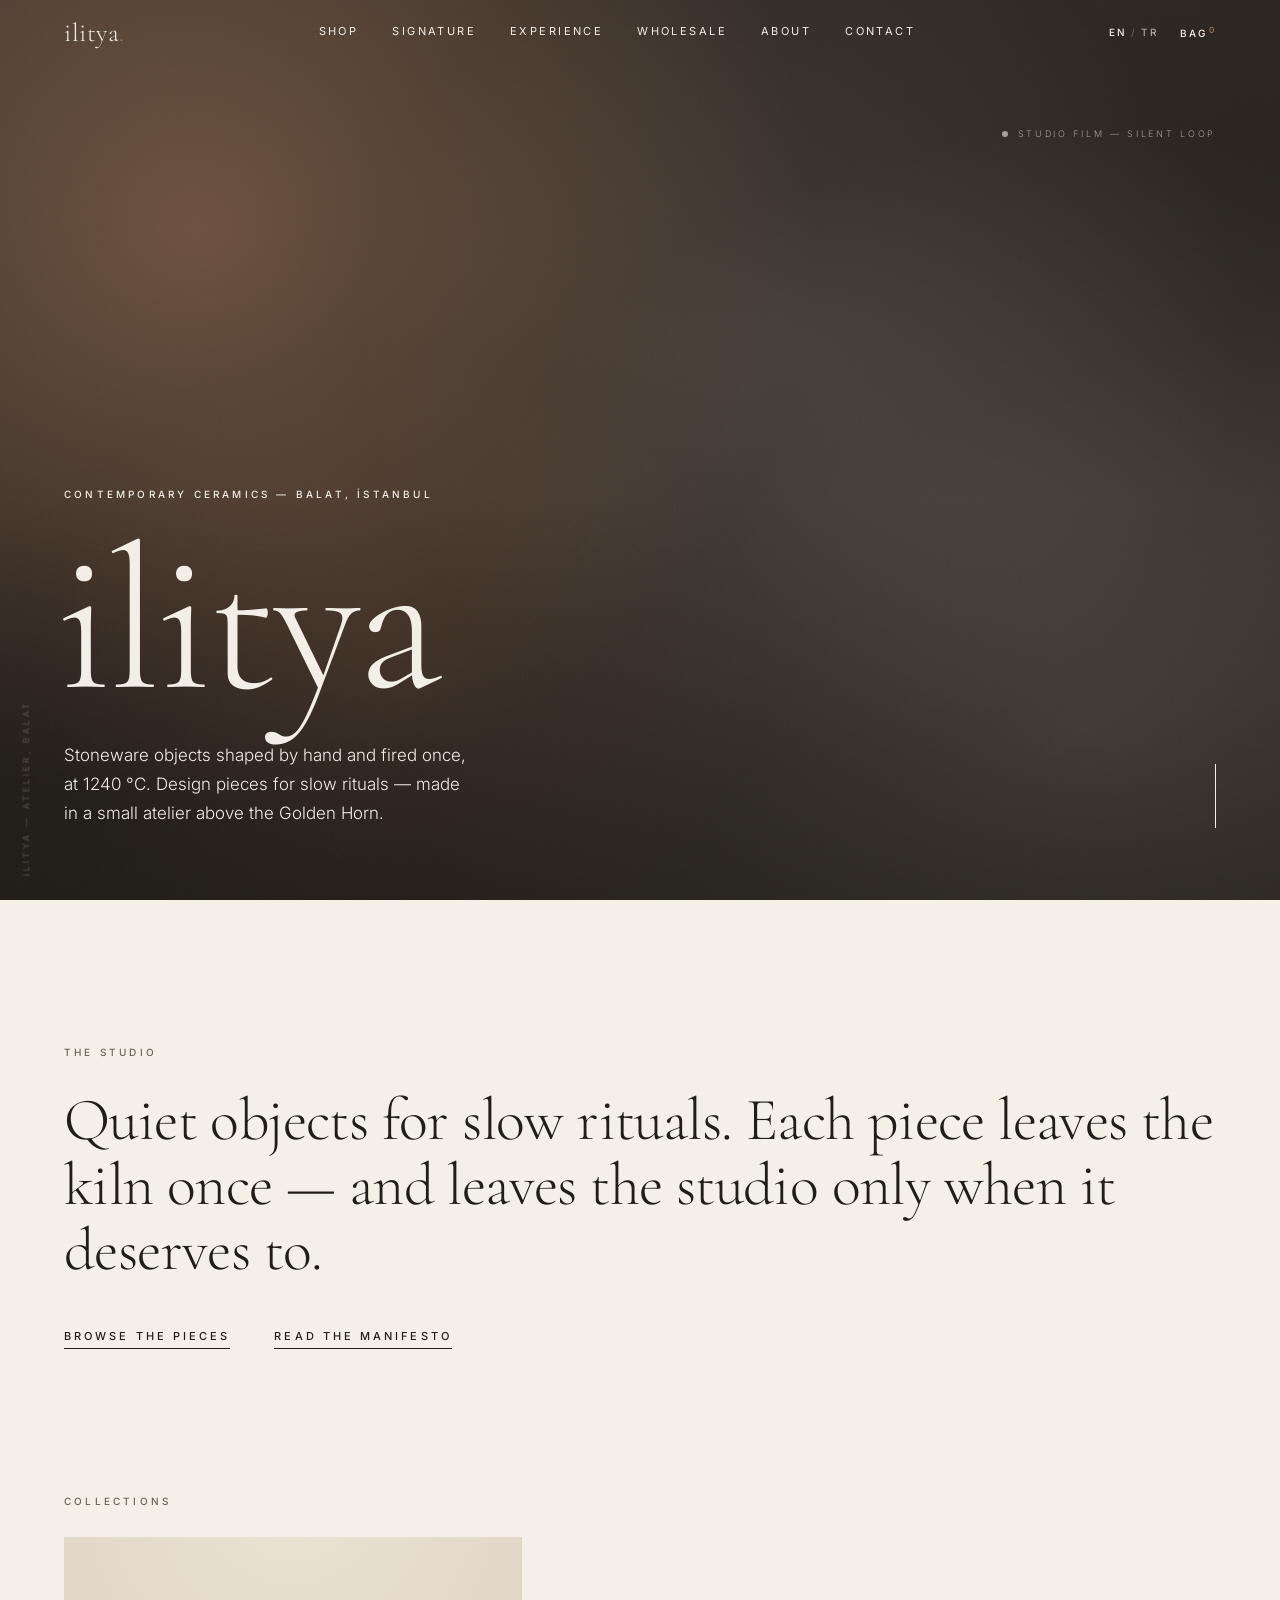
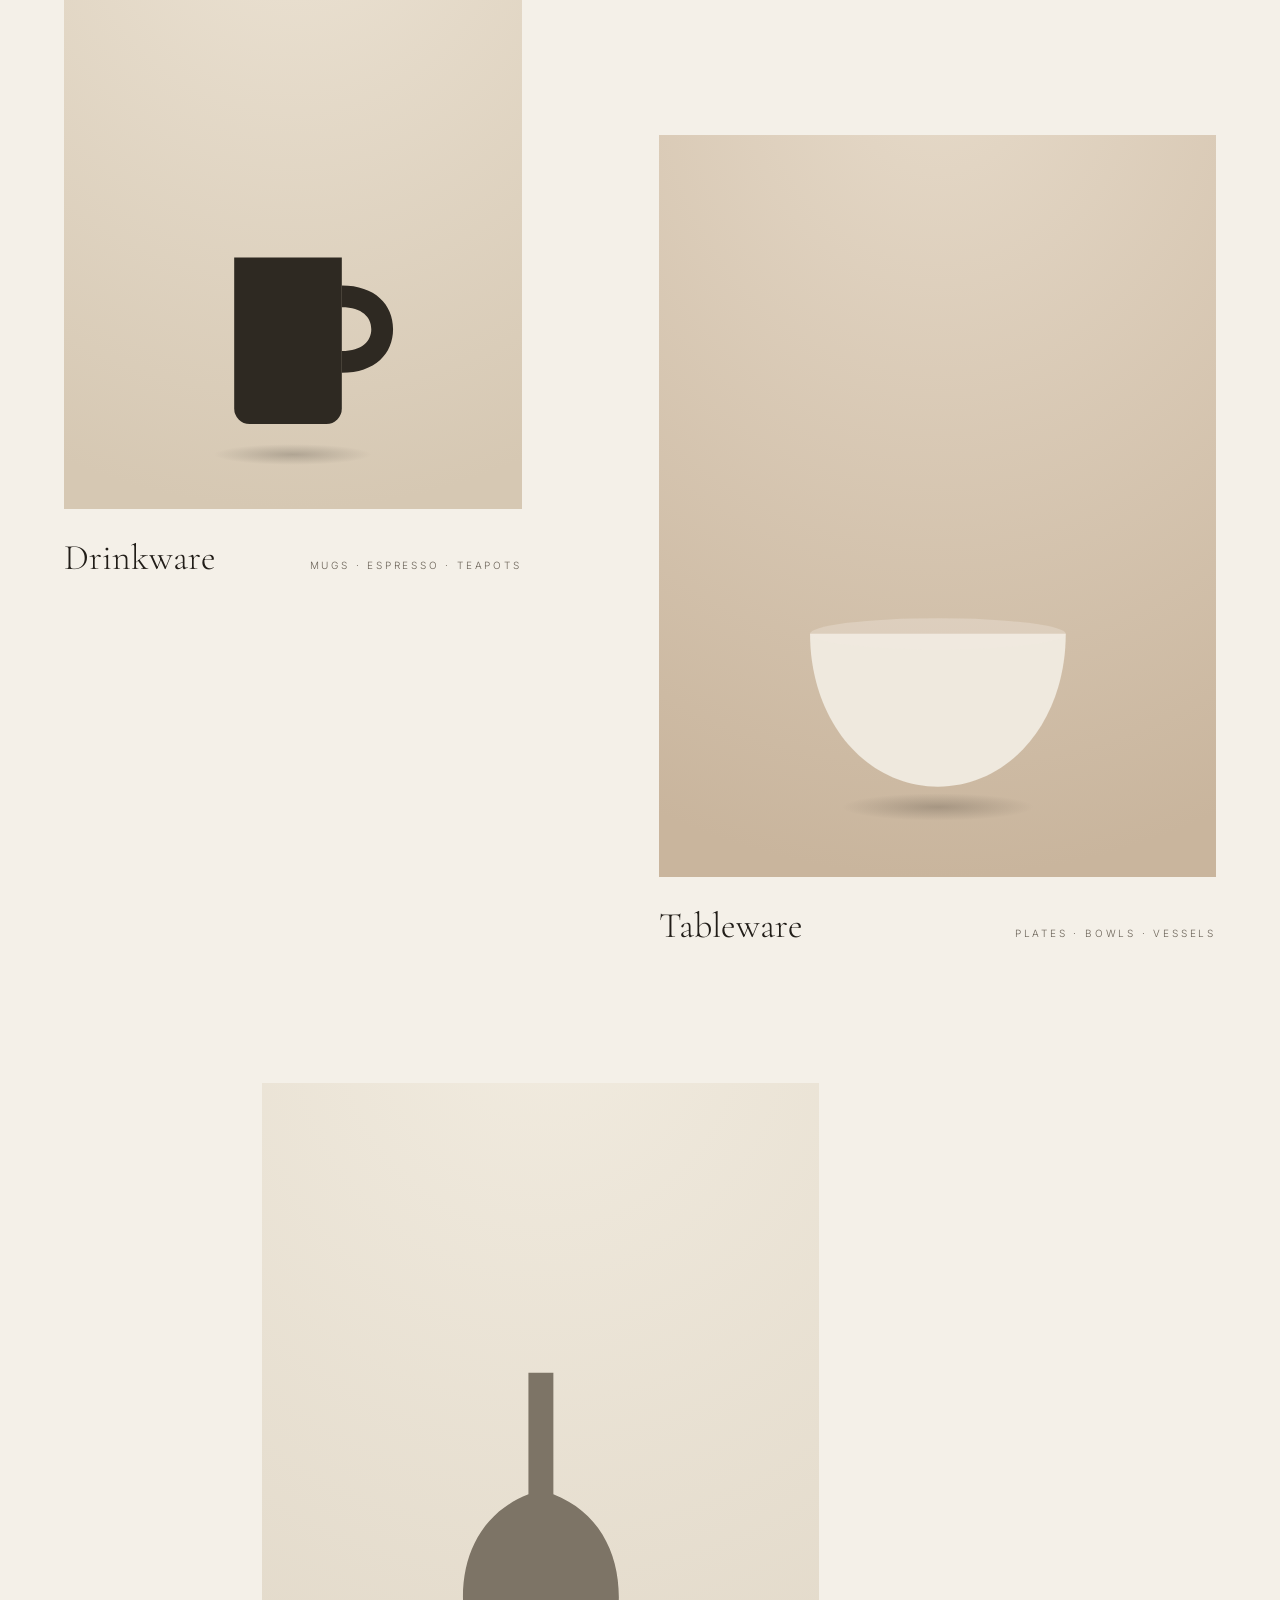
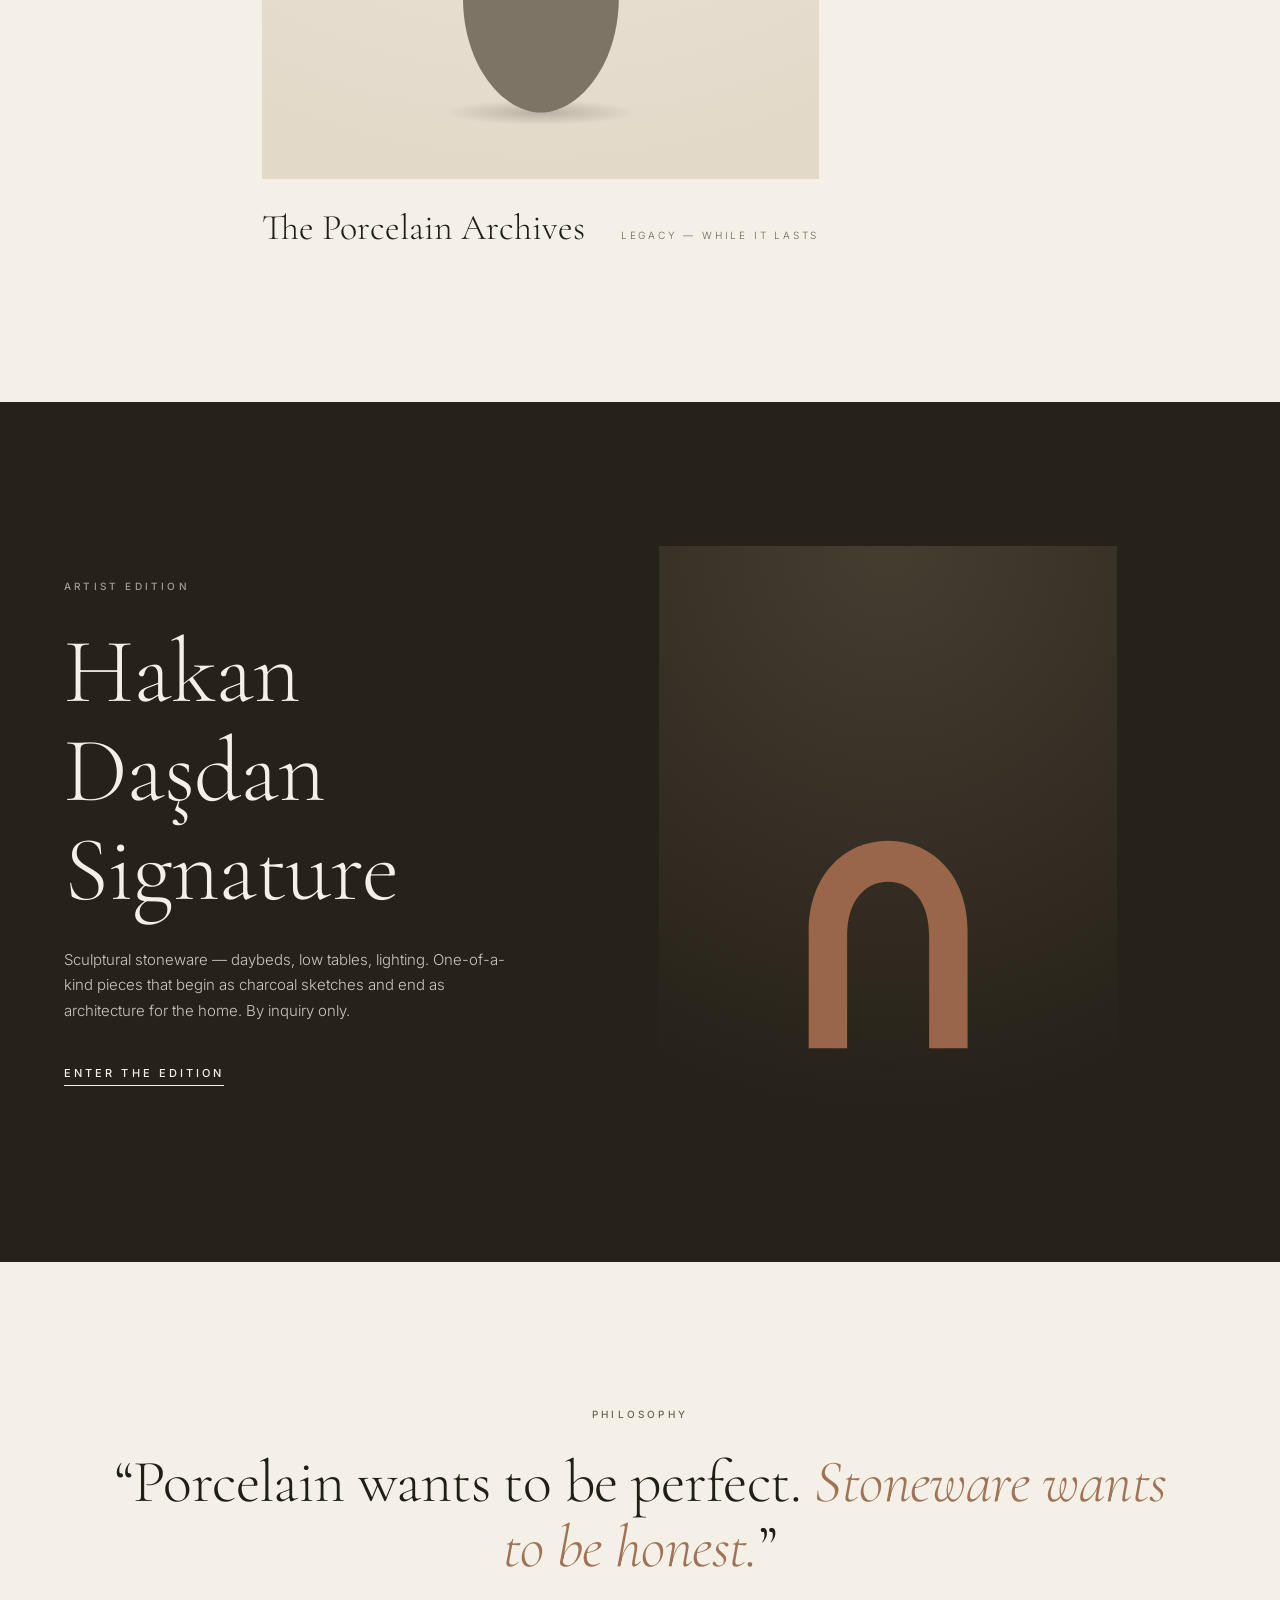
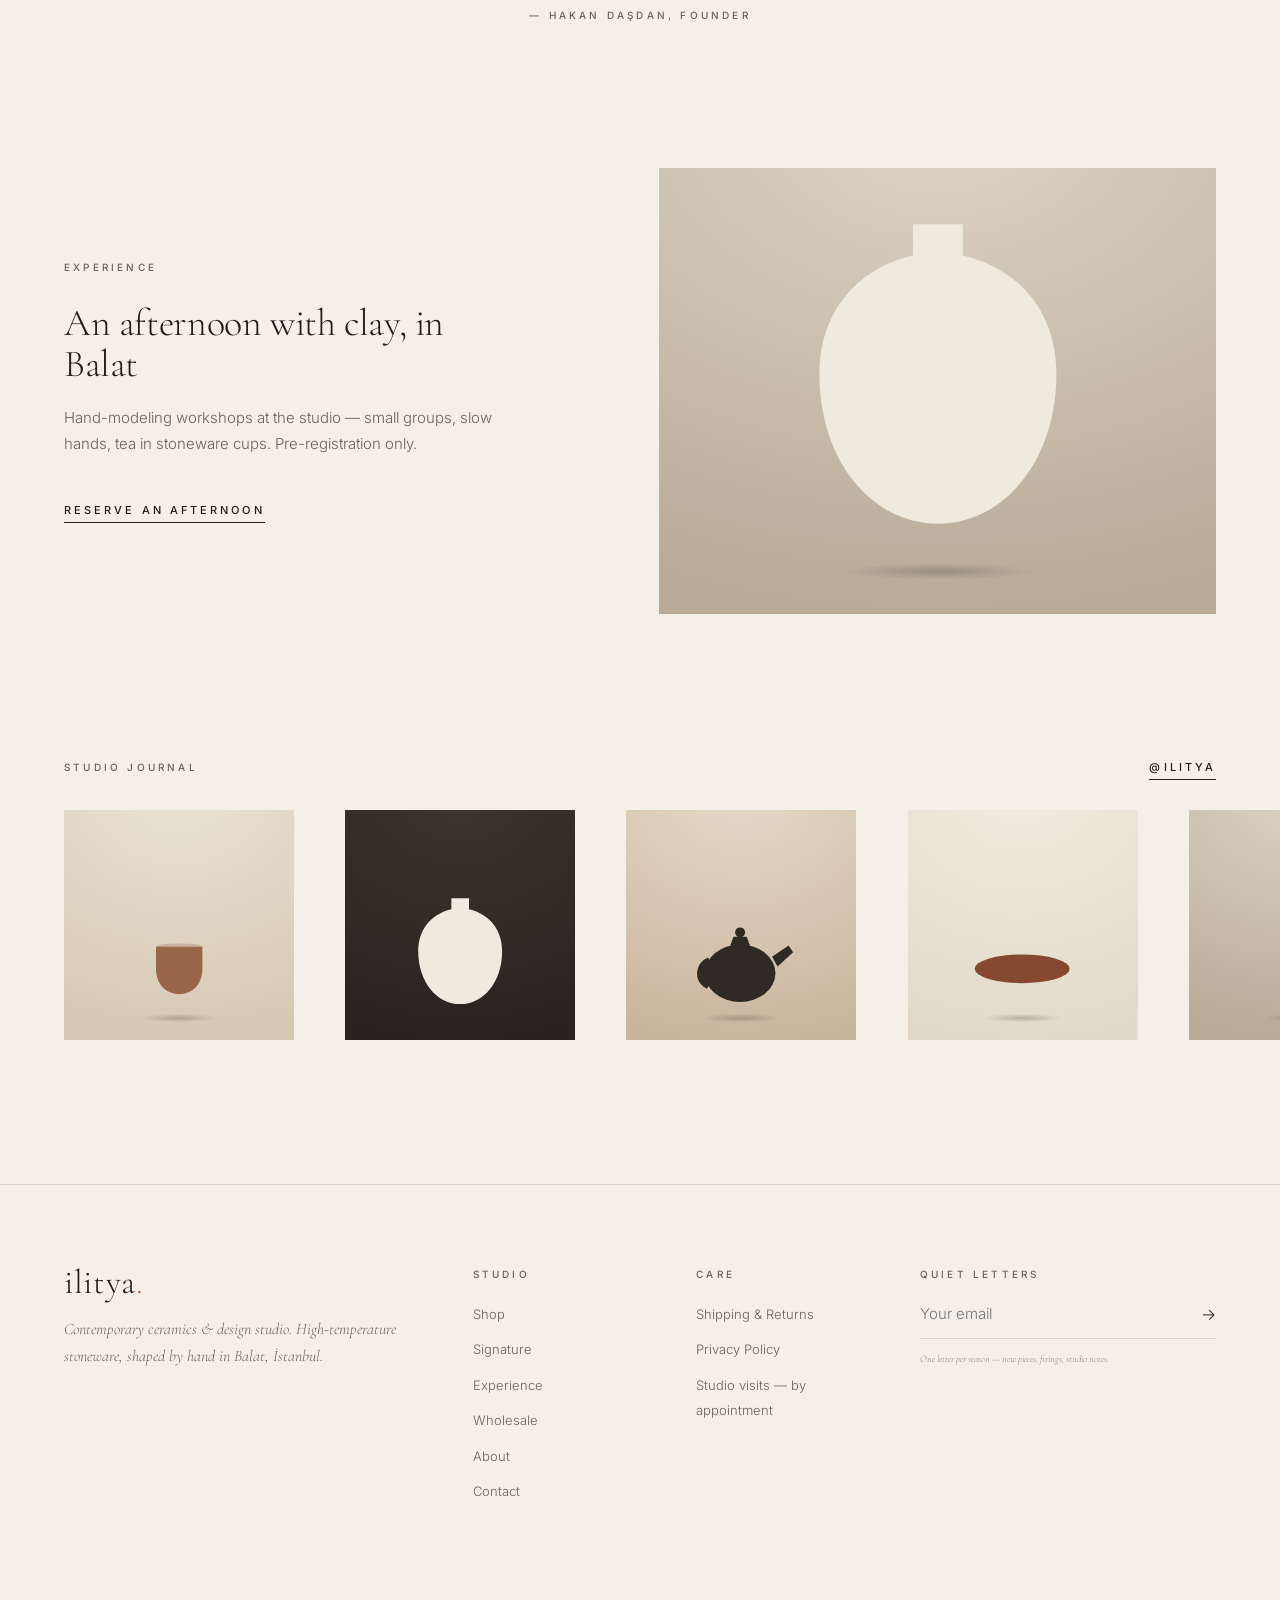
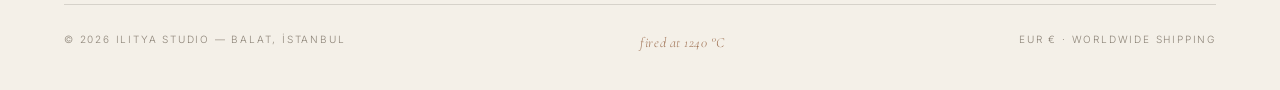
<file: index.html>
<!DOCTYPE html>
<html lang="en">
<head>
  <meta charset="utf-8">
  <meta name="viewport" content="width=device-width, initial-scale=1">
  <title>ilitya | Contemporary Ceramics &amp; Design Studio</title>
  <meta name="description" content="ilitya is a contemporary ceramics and design studio in Balat, İstanbul. High-temperature stoneware, shaped by hand and fired at 1240°C.">
  <link rel="icon" href="data:image/svg+xml,%3Csvg xmlns='http://www.w3.org/2000/svg' viewBox='0 0 64 64'%3E%3Crect width='64' height='64' rx='14' fill='%23211d18'/%3E%3Ccircle cx='32' cy='17' r='5' fill='%23f4f0e8'/%3E%3Crect x='27' y='29' width='10' height='23' rx='5' fill='%23f4f0e8'/%3E%3C/svg%3E">
  <link rel="preconnect" href="https://fonts.googleapis.com">
  <link rel="preconnect" href="https://fonts.gstatic.com" crossorigin>
  <link href="https://fonts.googleapis.com/css2?family=Cormorant+Garamond:ital,wght@0,300;0,400;0,500;1,300;1,400&family=Inter:wght@300;400;500&display=swap" rel="stylesheet">
  <link rel="stylesheet" href="css/style.css">
</head>
<body>

  <!-- vessel silhouettes — placeholder "photography", swap for real images later -->
  <svg width="0" height="0" style="position:absolute" aria-hidden="true">
    <defs>
      <symbol id="v-jar" viewBox="0 0 200 240"><path d="M84 22h32v20c38 9 60 38 60 76 0 56-34 96-76 96s-76-40-76-96c0-38 22-67 60-76z"/></symbol>
      <symbol id="v-bottle" viewBox="0 0 200 240"><path d="M92 12h16v78c28 11 42 36 42 66 0 44-26 74-50 74s-50-30-50-74c0-30 14-55 42-66z"/></symbol>
      <symbol id="v-bowl" viewBox="0 0 200 240"><path d="M18 116h164c0 56-36 98-82 98s-82-42-82-98z"/><ellipse cx="100" cy="116" rx="82" ry="10" opacity=".35"/></symbol>
      <symbol id="v-mug" viewBox="0 0 200 240"><path d="M54 76h84v118a12 12 0 0 1-12 12H66a12 12 0 0 1-12-12z"/><path d="M138 98c26 0 40 15 40 34s-14 34-40 34v-17c16 0 23-8 23-17s-7-17-23-17z"/></symbol>
      <symbol id="v-cup" viewBox="0 0 200 240"><path d="M58 110h84v40c0 28-18 46-42 46s-42-18-42-46z"/><ellipse cx="100" cy="110" rx="42" ry="6" opacity=".3"/></symbol>
      <symbol id="v-teapot" viewBox="0 0 200 240"><ellipse cx="98" cy="158" rx="64" ry="52"/><path d="M86 92h24l8 22H78z"/><circle cx="98" cy="84" r="9"/><path d="M156 128l30-20 8 12-28 26z"/><path d="M40 130c-24 8-28 44-2 56l8-13c-14-9-12-28 2-31z"/></symbol>
      <symbol id="v-plate" viewBox="0 0 200 240"><ellipse cx="100" cy="150" rx="86" ry="26"/><ellipse cx="100" cy="146" rx="52" ry="14" opacity=".3"/></symbol>
      <symbol id="v-arch" viewBox="0 0 200 240"><path d="M38 218v-92c0-42 27-70 62-70s62 28 62 70v92h-30v-88c0-26-13-42-32-42s-32 16-32 42v88z"/></symbol>
      <symbol id="v-totem" viewBox="0 0 200 240"><circle cx="100" cy="56" r="28"/><ellipse cx="100" cy="126" rx="44" ry="32"/><path d="M56 172h88l-12 54H68z"/></symbol>
      <symbol id="v-lamp" viewBox="0 0 200 240"><path d="M62 48h76l18 62H44z"/><rect x="93" y="110" width="14" height="76"/><path d="M58 186h84v16H58z"/></symbol>
      <symbol id="v-table" viewBox="0 0 200 240"><ellipse cx="100" cy="118" rx="20" ry="10"/><path d="M20 130h160v18H20z"/><rect x="38" y="148" width="16" height="60"/><rect x="146" y="148" width="16" height="60"/></symbol>
    </defs>
  </svg>

  <header class="site-header on-dark">
    <a class="brand" href="index.html">ilitya<i>.</i></a>
    <nav class="site-nav" aria-label="Primary">
      <a href="shop.html">Shop</a>
      <a href="signature.html">Signature</a>
      <a href="experience.html">Experience</a>
      <a href="wholesale.html">Wholesale</a>
      <a href="about.html">About</a>
      <a href="contact.html">Contact</a>
    </nav>
    <div class="header-right">
      <button class="lang" aria-label="Dili Türkçe olarak değiştir"><span class="on">EN</span><span class="sep">/</span><span>TR</span></button>
      <a class="bag" href="shop.html" aria-label="Bag, 0 items">Bag<sup>0</sup></a>
      <button class="menu-btn" aria-label="Menu" aria-expanded="false"><span></span><span></span></button>
    </div>
  </header>

  <div class="corner-mark">ilitya — atelier, balat</div>

  <main>

    <!-- hero: silent slow-motion studio film (CSS stand-in — replace the
         .hero-media layers with <video muted autoplay loop playsinline>) -->
    <section class="hero">
      <div class="hero-media" aria-hidden="true">
        <div class="layer l1"></div>
        <div class="layer l2"></div>
      </div>
      <span class="film-note">Studio film — silent loop</span>
      <div class="hero-inner">
        <span class="label kicker" data-reveal>Contemporary ceramics — Balat, İstanbul</span>
        <h1 data-reveal data-delay="150">ilitya</h1>
        <p class="hero-line" data-reveal data-delay="300">Stoneware objects shaped by hand and fired once, at 1240&nbsp;°C. Design pieces for slow rituals — made in a small atelier above the Golden Horn.</p>
      </div>
      <span class="scroll-hint" aria-hidden="true"></span>
    </section>

    <section class="section wrap">
      <span class="label kicker" data-reveal>The studio</span>
      <p class="display-m serif measure" data-reveal>Quiet objects for slow rituals. Each piece leaves the kiln once — and leaves the studio only when it deserves to.</p>
      <div class="cta-row" data-reveal data-delay="120">
        <a class="lnk" data-cursor="Explore" href="shop.html">Browse the pieces</a>
        <a class="lnk" data-cursor="Read" href="about.html">Read the manifesto</a>
      </div>
    </section>

    <section class="section wrap" style="padding-top:0">
      <span class="label kicker" data-reveal>Collections</span>
      <div class="collections">
        <a class="collection-card" data-cursor="View" href="shop.html" data-reveal>
          <figure>
            <span class="ph r-45 t2 c-ink" role="img" aria-label="handmade-stoneware-mug-drinkware-balat-istanbul"><svg viewBox="0 0 200 240" aria-hidden="true"><use href="#v-mug"/></svg></span>
            <figcaption><span class="name">Drinkware</span><span class="count">Mugs · Espresso · Teapots</span></figcaption>
          </figure>
        </a>
        <a class="collection-card" data-cursor="View" href="shop.html" data-reveal>
          <figure>
            <span class="ph r-34 t3 c-bone" role="img" aria-label="handmade-stoneware-serving-bowl-tableware-balat-istanbul"><svg viewBox="0 0 200 240" aria-hidden="true"><use href="#v-bowl"/></svg></span>
            <figcaption><span class="name">Tableware</span><span class="count">Plates · Bowls · Vessels</span></figcaption>
          </figure>
        </a>
        <a class="collection-card" data-cursor="View" href="shop.html" data-reveal>
          <figure>
            <span class="ph r-45 t1 c-stone" role="img" aria-label="porcelain-archive-bottle-vase-limited-stock-istanbul"><svg viewBox="0 0 200 240" aria-hidden="true"><use href="#v-bottle"/></svg></span>
            <figcaption><span class="name">The Porcelain Archives</span><span class="count">Legacy — while it lasts</span></figcaption>
          </figure>
        </a>
      </div>
    </section>

    <section class="band">
      <div class="band-grid wrap">
        <div class="band-copy" data-reveal>
          <span class="label kicker">Artist edition</span>
          <h2 class="display-l">Hakan Daşdan<br>Signature</h2>
          <p>Sculptural stoneware — daybeds, low tables, lighting. One-of-a-kind pieces that begin as charcoal sketches and end as architecture for the home. By inquiry only.</p>
          <a class="lnk" data-cursor="Explore" href="signature.html">Enter the edition</a>
        </div>
        <a class="band-fig" data-cursor="Explore" href="signature.html" data-reveal data-delay="150">
          <span class="ph r-45 c-clay" role="img" aria-label="hakan-dasdan-signature-stoneware-arch-sculpture-balat-istanbul"><svg viewBox="0 0 200 240" aria-hidden="true"><use href="#v-arch"/></svg></span>
        </a>
      </div>
    </section>

    <section class="section wrap quote">
      <span class="label kicker" data-reveal>Philosophy</span>
      <p class="display-m serif" data-reveal>“Porcelain wants to be perfect. <em>Stoneware wants to be honest.</em>”</p>
      <p class="who label" data-reveal data-delay="120">— Hakan Daşdan, founder</p>
    </section>

    <div class="ed-row alt">
      <a class="ed-fig piece-fig" data-cursor="Visit" href="experience.html" data-reveal>
        <span class="ph r-54 t4 c-bone" role="img" aria-label="hand-modeling-ceramics-workshop-balat-istanbul"><svg viewBox="0 0 200 240" aria-hidden="true"><use href="#v-jar"/></svg></span>
      </a>
      <div class="ed-copy" data-reveal data-delay="120">
        <span class="label kicker">Experience</span>
        <h2 class="display-s serif">An afternoon with clay, in Balat</h2>
        <p>Hand-modeling workshops at the studio — small groups, slow hands, tea in stoneware cups. Pre-registration only.</p>
        <div class="cta-row"><a class="lnk" data-cursor="Visit" href="experience.html">Reserve an afternoon</a></div>
      </div>
    </div>

    <section class="ig">
      <div class="ig-head">
        <span class="label">Studio journal</span>
        <a class="lnk" data-cursor="Open" href="https://instagram.com/ilitya" target="_blank" rel="noopener">@ilitya</a>
      </div>
      <div class="ig-strip">
        <span class="ph t2 c-clay" role="img" aria-label="stoneware-glaze-test-tiles-ilitya-studio" data-reveal><svg viewBox="0 0 200 240" aria-hidden="true"><use href="#v-cup"/></svg></span>
        <span class="ph t6 c-bone" role="img" aria-label="kiln-firing-night-1240-degrees-balat" data-reveal data-delay="80"><svg viewBox="0 0 200 240" aria-hidden="true"><use href="#v-jar"/></svg></span>
        <span class="ph t3 c-ink" role="img" aria-label="hand-thrown-stoneware-teapot-in-progress" data-reveal data-delay="160"><svg viewBox="0 0 200 240" aria-hidden="true"><use href="#v-teapot"/></svg></span>
        <span class="ph t1 c-rust" role="img" aria-label="stoneware-plates-drying-on-shelf-istanbul" data-reveal data-delay="240"><svg viewBox="0 0 200 240" aria-hidden="true"><use href="#v-plate"/></svg></span>
        <span class="ph t4 c-bone" role="img" aria-label="charcoal-sketch-of-stoneware-totem" data-reveal data-delay="320"><svg viewBox="0 0 200 240" aria-hidden="true"><use href="#v-totem"/></svg></span>
        <span class="ph t2 c-olive" role="img" aria-label="stoneware-carafe-olive-glaze-balat-studio" data-reveal data-delay="400"><svg viewBox="0 0 200 240" aria-hidden="true"><use href="#v-bottle"/></svg></span>
      </div>
    </section>

  </main>

  <footer class="site-footer">
    <div class="footer-grid">
      <div class="footer-brand">
        <a class="brand" href="index.html">ilitya<i>.</i></a>
        <p>Contemporary ceramics &amp; design studio. High-temperature stoneware, shaped by hand in Balat, İstanbul.</p>
      </div>
      <nav class="f-col" aria-label="Studio">
        <span class="label">Studio</span>
        <ul>
          <li><a href="shop.html">Shop</a></li>
          <li><a href="signature.html">Signature</a></li>
          <li><a href="experience.html">Experience</a></li>
          <li><a href="wholesale.html">Wholesale</a></li>
          <li><a href="about.html">About</a></li>
          <li><a href="contact.html">Contact</a></li>
        </ul>
      </nav>
      <nav class="f-col" aria-label="Care">
        <span class="label">Care</span>
        <ul>
          <li><a href="#">Shipping &amp; Returns</a></li>
          <li><a href="#">Privacy Policy</a></li>
          <li><a href="contact.html">Studio visits — by appointment</a></li>
        </ul>
      </nav>
      <div class="newsletter">
        <label class="label" for="nl">Quiet letters</label>
        <form data-proto>
          <div class="nl-row">
            <input id="nl" type="email" placeholder="Your email" required>
            <button aria-label="Subscribe">&rarr;</button>
          </div>
          <small class="form-note">One letter per season — new pieces, firings, studio notes.</small>
        </form>
      </div>
    </div>
    <div class="footer-base">
      <span>© <span data-year>2026</span> ilitya studio — Balat, İstanbul</span>
      <span class="sig">fired at 1240 °C</span>
      <span>EUR € · Worldwide shipping</span>
    </div>
  </footer>

  <script src="js/analytics.js"></script>
  <script src="js/main.js"></script>
</body>
</html>
</file>
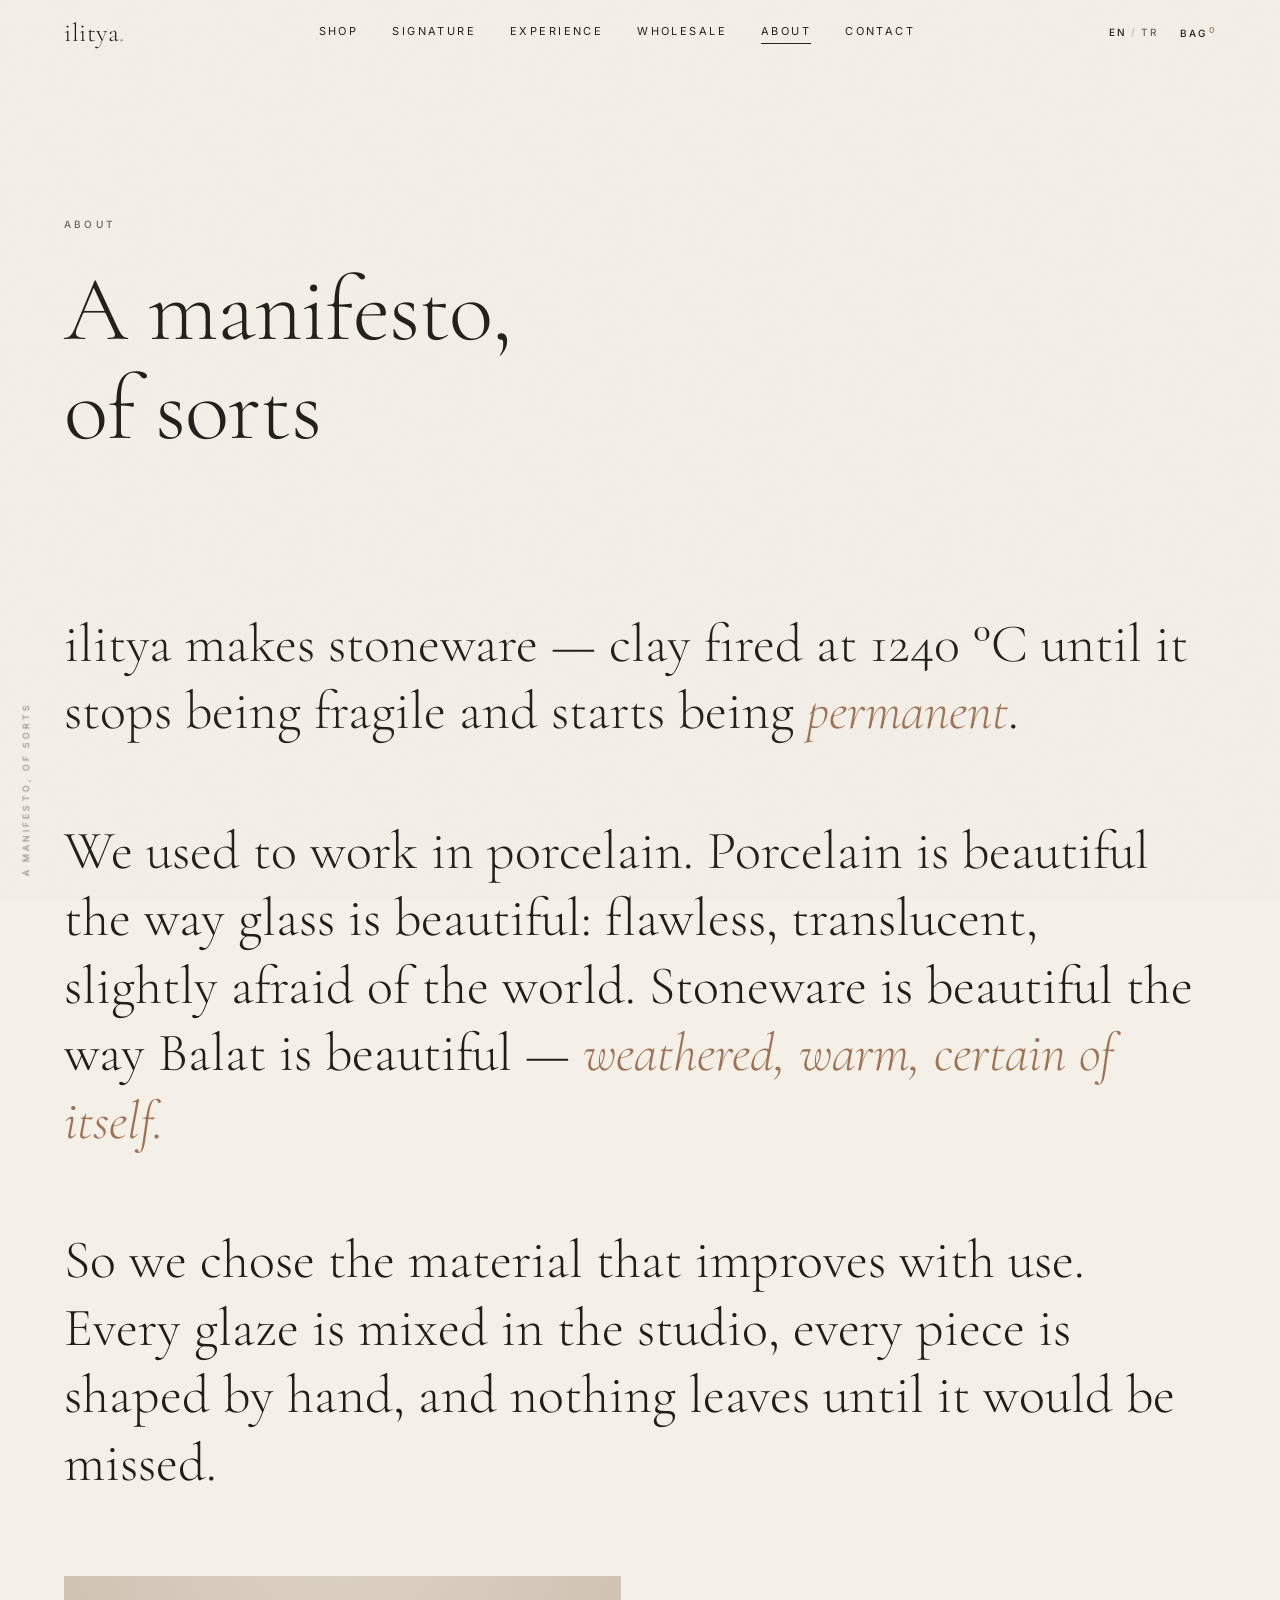
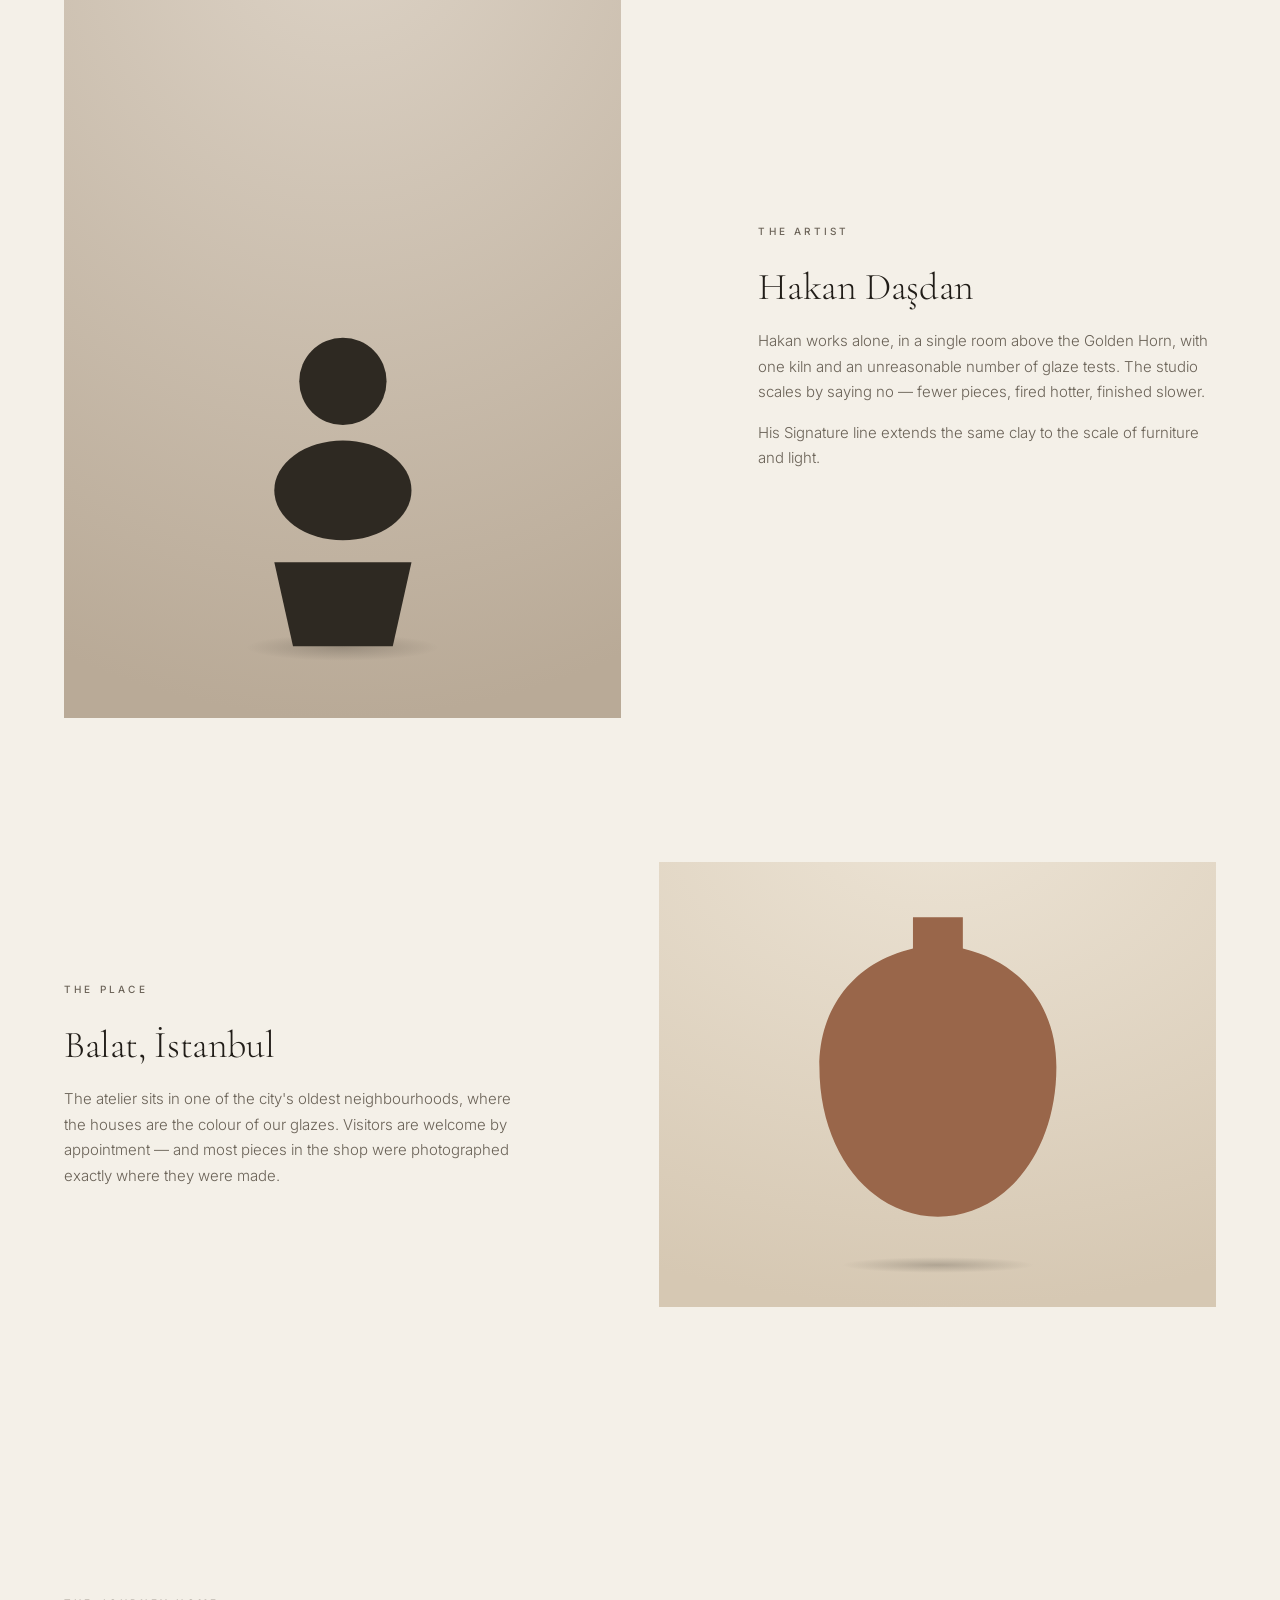
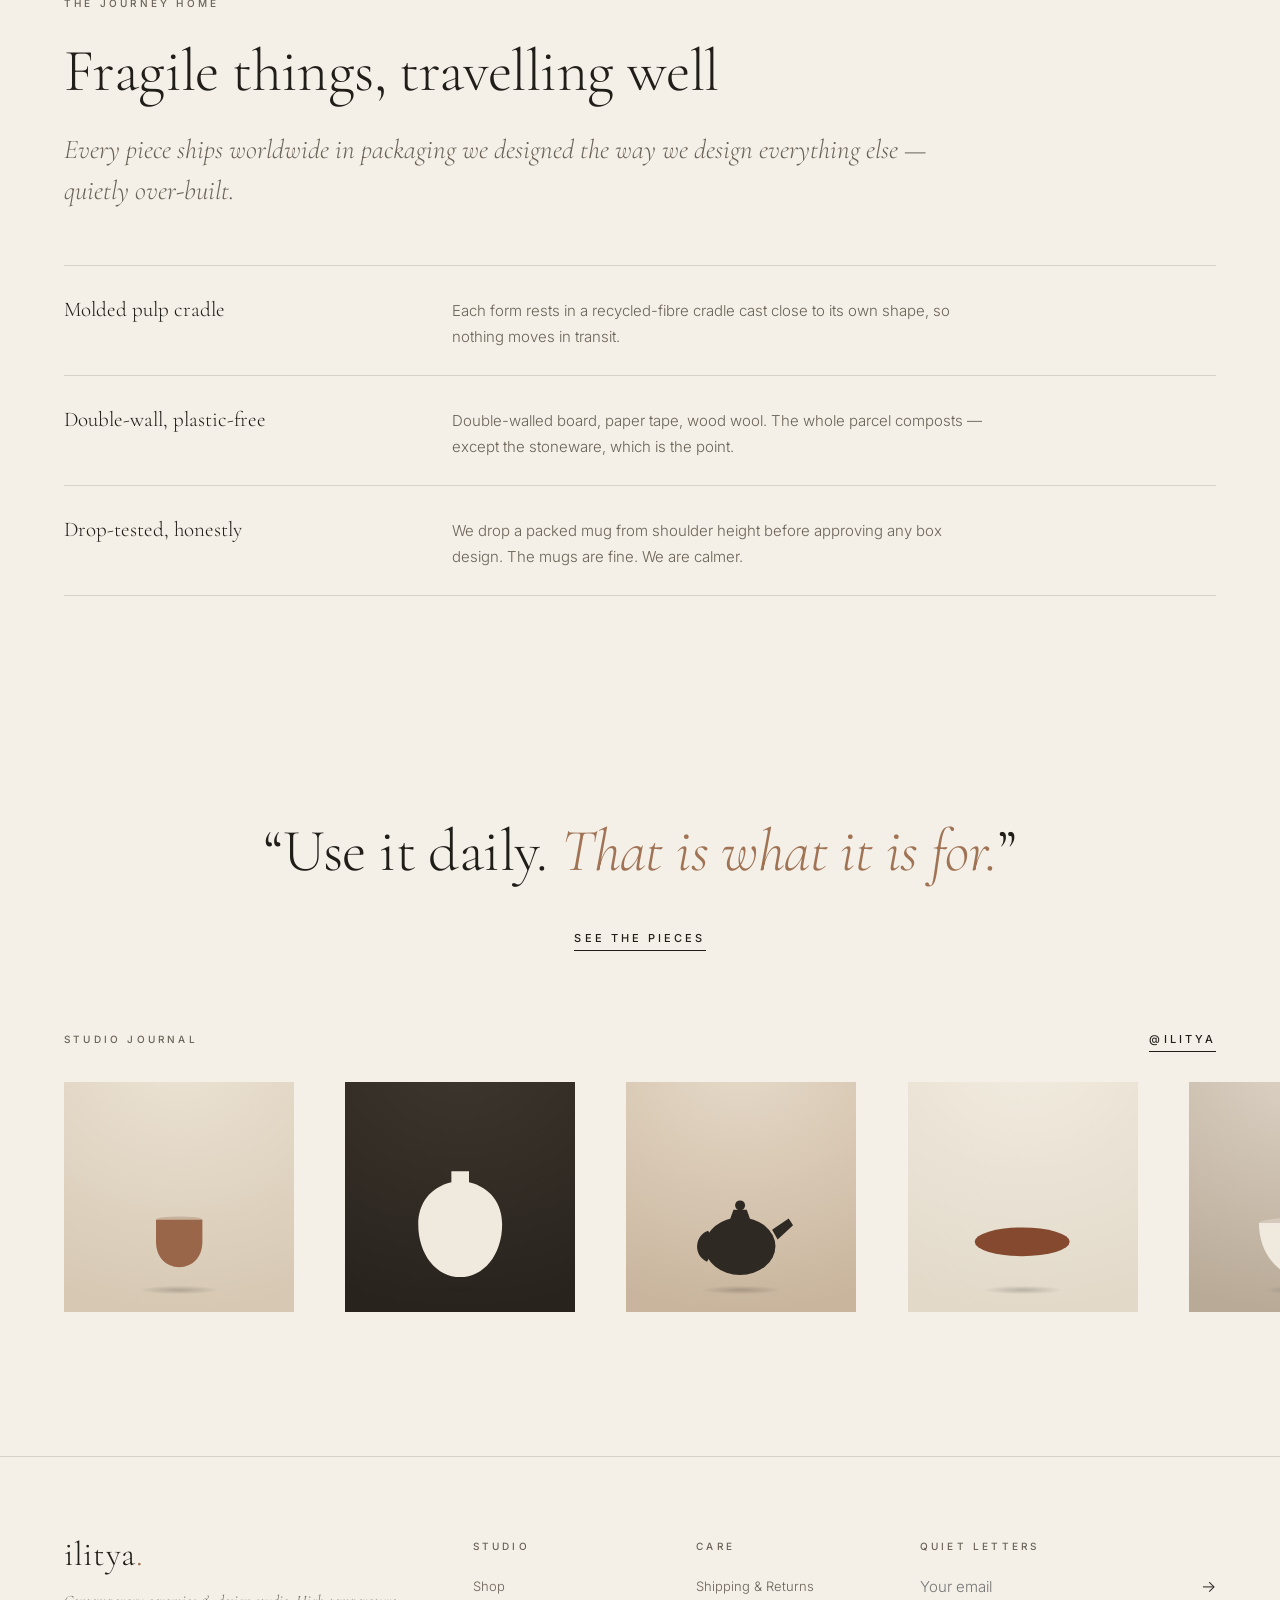
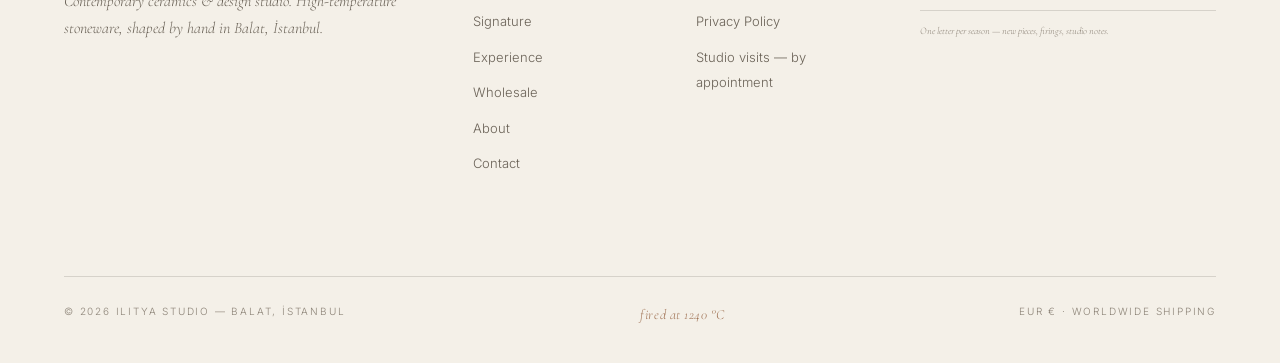
<file: about.html>
<!DOCTYPE html>
<html lang="en">
<head>
  <meta charset="utf-8">
  <meta name="viewport" content="width=device-width, initial-scale=1">
  <title>About — ilitya | Contemporary Ceramics &amp; Design Studio</title>
  <meta name="description" content="The manifesto of ilitya — why stoneware over porcelain, the spirit of the Balat atelier, and how fragile things travel the world safely.">
  <link rel="icon" href="data:image/svg+xml,%3Csvg xmlns='http://www.w3.org/2000/svg' viewBox='0 0 64 64'%3E%3Crect width='64' height='64' rx='14' fill='%23211d18'/%3E%3Ccircle cx='32' cy='17' r='5' fill='%23f4f0e8'/%3E%3Crect x='27' y='29' width='10' height='23' rx='5' fill='%23f4f0e8'/%3E%3C/svg%3E">
  <link rel="preconnect" href="https://fonts.googleapis.com">
  <link rel="preconnect" href="https://fonts.gstatic.com" crossorigin>
  <link href="https://fonts.googleapis.com/css2?family=Cormorant+Garamond:ital,wght@0,300;0,400;0,500;1,300;1,400&family=Inter:wght@300;400;500&display=swap" rel="stylesheet">
  <link rel="stylesheet" href="css/style.css">
</head>
<body>

  <svg width="0" height="0" style="position:absolute" aria-hidden="true">
    <defs>
      <symbol id="v-jar" viewBox="0 0 200 240"><path d="M84 22h32v20c38 9 60 38 60 76 0 56-34 96-76 96s-76-40-76-96c0-38 22-67 60-76z"/></symbol>
      <symbol id="v-bottle" viewBox="0 0 200 240"><path d="M92 12h16v78c28 11 42 36 42 66 0 44-26 74-50 74s-50-30-50-74c0-30 14-55 42-66z"/></symbol>
      <symbol id="v-bowl" viewBox="0 0 200 240"><path d="M18 116h164c0 56-36 98-82 98s-82-42-82-98z"/><ellipse cx="100" cy="116" rx="82" ry="10" opacity=".35"/></symbol>
      <symbol id="v-cup" viewBox="0 0 200 240"><path d="M58 110h84v40c0 28-18 46-42 46s-42-18-42-46z"/><ellipse cx="100" cy="110" rx="42" ry="6" opacity=".3"/></symbol>
      <symbol id="v-teapot" viewBox="0 0 200 240"><ellipse cx="98" cy="158" rx="64" ry="52"/><path d="M86 92h24l8 22H78z"/><circle cx="98" cy="84" r="9"/><path d="M156 128l30-20 8 12-28 26z"/><path d="M40 130c-24 8-28 44-2 56l8-13c-14-9-12-28 2-31z"/></symbol>
      <symbol id="v-plate" viewBox="0 0 200 240"><ellipse cx="100" cy="150" rx="86" ry="26"/><ellipse cx="100" cy="146" rx="52" ry="14" opacity=".3"/></symbol>
      <symbol id="v-totem" viewBox="0 0 200 240"><circle cx="100" cy="56" r="28"/><ellipse cx="100" cy="126" rx="44" ry="32"/><path d="M56 172h88l-12 54H68z"/></symbol>
    </defs>
  </svg>

  <header class="site-header">
    <a class="brand" href="index.html">ilitya<i>.</i></a>
    <nav class="site-nav" aria-label="Primary">
      <a href="shop.html">Shop</a>
      <a href="signature.html">Signature</a>
      <a href="experience.html">Experience</a>
      <a href="wholesale.html">Wholesale</a>
      <a href="about.html" aria-current="page">About</a>
      <a href="contact.html">Contact</a>
    </nav>
    <div class="header-right">
      <button class="lang" aria-label="Dili Türkçe olarak değiştir"><span class="on">EN</span><span class="sep">/</span><span>TR</span></button>
      <a class="bag" href="shop.html" aria-label="Bag, 0 items">Bag<sup>0</sup></a>
      <button class="menu-btn" aria-label="Menu" aria-expanded="false"><span></span><span></span></button>
    </div>
  </header>

  <div class="corner-mark">a manifesto, of sorts</div>

  <main>

    <section class="page-hero wrap">
      <span class="label kicker" data-reveal>About</span>
      <h1 class="display-l" data-reveal data-delay="100">A manifesto,<br>of sorts</h1>
    </section>

    <section class="section-tight wrap manifesto">
      <p data-reveal>ilitya makes stoneware — clay fired at 1240&nbsp;°C until it stops being fragile and starts being <em>permanent</em>.</p>
      <p data-reveal>We used to work in porcelain. Porcelain is beautiful the way glass is beautiful: flawless, translucent, slightly afraid of the world. Stoneware is beautiful the way Balat is beautiful — <em>weathered, warm, certain of itself.</em></p>
      <p data-reveal>So we chose the material that improves with use. Every glaze is mixed in the studio, every piece is shaped by hand, and nothing leaves until it would be missed.</p>
    </section>

    <div class="ed-row">
      <div class="ed-fig" data-reveal>
        <span class="ph r-34 t4 c-ink" role="img" aria-label="hakan-dasdan-ceramic-artist-portrait-balat-studio"><svg viewBox="0 0 200 240" aria-hidden="true"><use href="#v-totem"/></svg></span>
      </div>
      <div class="ed-copy" data-reveal data-delay="120">
        <span class="label kicker">The artist</span>
        <h2 class="display-s serif">Hakan Daşdan</h2>
        <p>Hakan works alone, in a single room above the Golden Horn, with one kiln and an unreasonable number of glaze tests. The studio scales by saying no — fewer pieces, fired hotter, finished slower.</p>
        <p>His Signature line extends the same clay to the scale of furniture and light.</p>
      </div>
    </div>

    <div class="ed-row alt">
      <div class="ed-fig" data-reveal>
        <span class="ph r-54 t2 c-clay" role="img" aria-label="balat-atelier-interior-golden-horn-istanbul"><svg viewBox="0 0 200 240" aria-hidden="true"><use href="#v-jar"/></svg></span>
      </div>
      <div class="ed-copy" data-reveal data-delay="120">
        <span class="label kicker">The place</span>
        <h2 class="display-s serif">Balat, İstanbul</h2>
        <p>The atelier sits in one of the city's oldest neighbourhoods, where the houses are the colour of our glazes. Visitors are welcome by appointment — and most pieces in the shop were photographed exactly where they were made.</p>
      </div>
    </div>

    <section class="section wrap">
      <span class="label kicker" data-reveal>The journey home</span>
      <h2 class="display-m serif measure" data-reveal>Fragile things, travelling well</h2>
      <p class="lede measure" data-reveal data-delay="100" style="margin-top:26px">Every piece ships worldwide in packaging we designed the way we design everything else — quietly over-built.</p>
      <div class="facts mt-l" data-reveal data-delay="150">
        <div class="fact">
          <span class="f-t">Molded pulp cradle</span>
          <span class="f-d">Each form rests in a recycled-fibre cradle cast close to its own shape, so nothing moves in transit.</span>
        </div>
        <div class="fact">
          <span class="f-t">Double-wall, plastic-free</span>
          <span class="f-d">Double-walled board, paper tape, wood wool. The whole parcel composts — except the stoneware, which is the point.</span>
        </div>
        <div class="fact">
          <span class="f-t">Drop-tested, honestly</span>
          <span class="f-d">We drop a packed mug from shoulder height before approving any box design. The mugs are fine. We are calmer.</span>
        </div>
      </div>
    </section>

    <section class="section-tight wrap quote">
      <p class="display-m serif" data-reveal>“Use it daily. <em>That is what it is for.</em>”</p>
      <div class="cta-row" style="justify-content:center" data-reveal data-delay="120">
        <a class="lnk" data-cursor="Explore" href="shop.html">See the pieces</a>
      </div>
    </section>

    <section class="ig">
      <div class="ig-head">
        <span class="label">Studio journal</span>
        <a class="lnk" data-cursor="Open" href="https://instagram.com/ilitya" target="_blank" rel="noopener">@ilitya</a>
      </div>
      <div class="ig-strip">
        <span class="ph t2 c-clay" role="img" aria-label="stoneware-glaze-test-tiles-ilitya-studio" data-reveal><svg viewBox="0 0 200 240" aria-hidden="true"><use href="#v-cup"/></svg></span>
        <span class="ph t6 c-bone" role="img" aria-label="kiln-firing-night-1240-degrees-balat" data-reveal data-delay="80"><svg viewBox="0 0 200 240" aria-hidden="true"><use href="#v-jar"/></svg></span>
        <span class="ph t3 c-ink" role="img" aria-label="hand-thrown-stoneware-teapot-in-progress" data-reveal data-delay="160"><svg viewBox="0 0 200 240" aria-hidden="true"><use href="#v-teapot"/></svg></span>
        <span class="ph t1 c-rust" role="img" aria-label="stoneware-plates-drying-on-shelf-istanbul" data-reveal data-delay="240"><svg viewBox="0 0 200 240" aria-hidden="true"><use href="#v-plate"/></svg></span>
        <span class="ph t4 c-bone" role="img" aria-label="molded-pulp-packaging-for-stoneware-shipping" data-reveal data-delay="320"><svg viewBox="0 0 200 240" aria-hidden="true"><use href="#v-bowl"/></svg></span>
        <span class="ph t2 c-olive" role="img" aria-label="stoneware-carafe-olive-glaze-balat-studio" data-reveal data-delay="400"><svg viewBox="0 0 200 240" aria-hidden="true"><use href="#v-bottle"/></svg></span>
      </div>
    </section>

  </main>

  <footer class="site-footer">
    <div class="footer-grid">
      <div class="footer-brand">
        <a class="brand" href="index.html">ilitya<i>.</i></a>
        <p>Contemporary ceramics &amp; design studio. High-temperature stoneware, shaped by hand in Balat, İstanbul.</p>
      </div>
      <nav class="f-col" aria-label="Studio">
        <span class="label">Studio</span>
        <ul>
          <li><a href="shop.html">Shop</a></li>
          <li><a href="signature.html">Signature</a></li>
          <li><a href="experience.html">Experience</a></li>
          <li><a href="wholesale.html">Wholesale</a></li>
          <li><a href="about.html">About</a></li>
          <li><a href="contact.html">Contact</a></li>
        </ul>
      </nav>
      <nav class="f-col" aria-label="Care">
        <span class="label">Care</span>
        <ul>
          <li><a href="#">Shipping &amp; Returns</a></li>
          <li><a href="#">Privacy Policy</a></li>
          <li><a href="contact.html">Studio visits — by appointment</a></li>
        </ul>
      </nav>
      <div class="newsletter">
        <label class="label" for="nl">Quiet letters</label>
        <form data-proto>
          <div class="nl-row">
            <input id="nl" type="email" placeholder="Your email" required>
            <button aria-label="Subscribe">&rarr;</button>
          </div>
          <small class="form-note">One letter per season — new pieces, firings, studio notes.</small>
        </form>
      </div>
    </div>
    <div class="footer-base">
      <span>© <span data-year>2026</span> ilitya studio — Balat, İstanbul</span>
      <span class="sig">fired at 1240 °C</span>
      <span>EUR € · Worldwide shipping</span>
    </div>
  </footer>

  <script src="js/analytics.js"></script>
  <script src="js/main.js"></script>
</body>
</html>
</file>
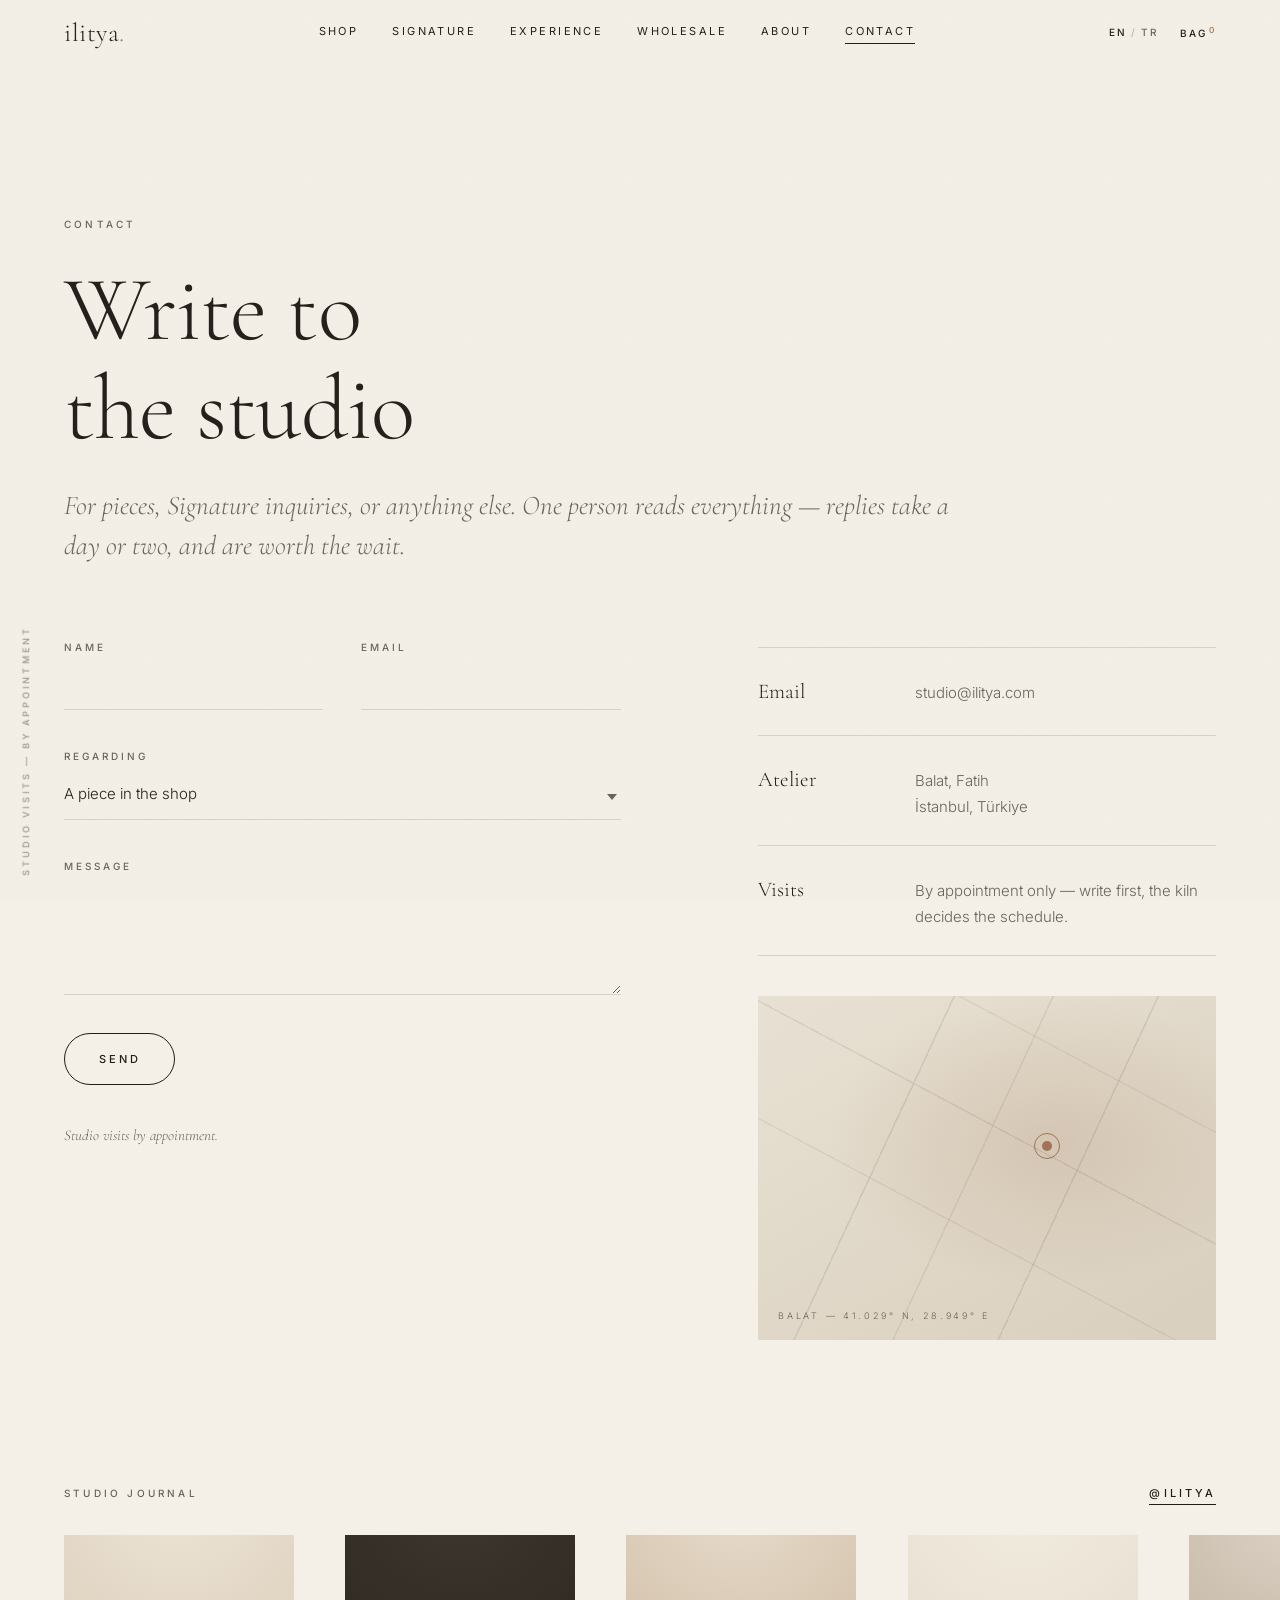
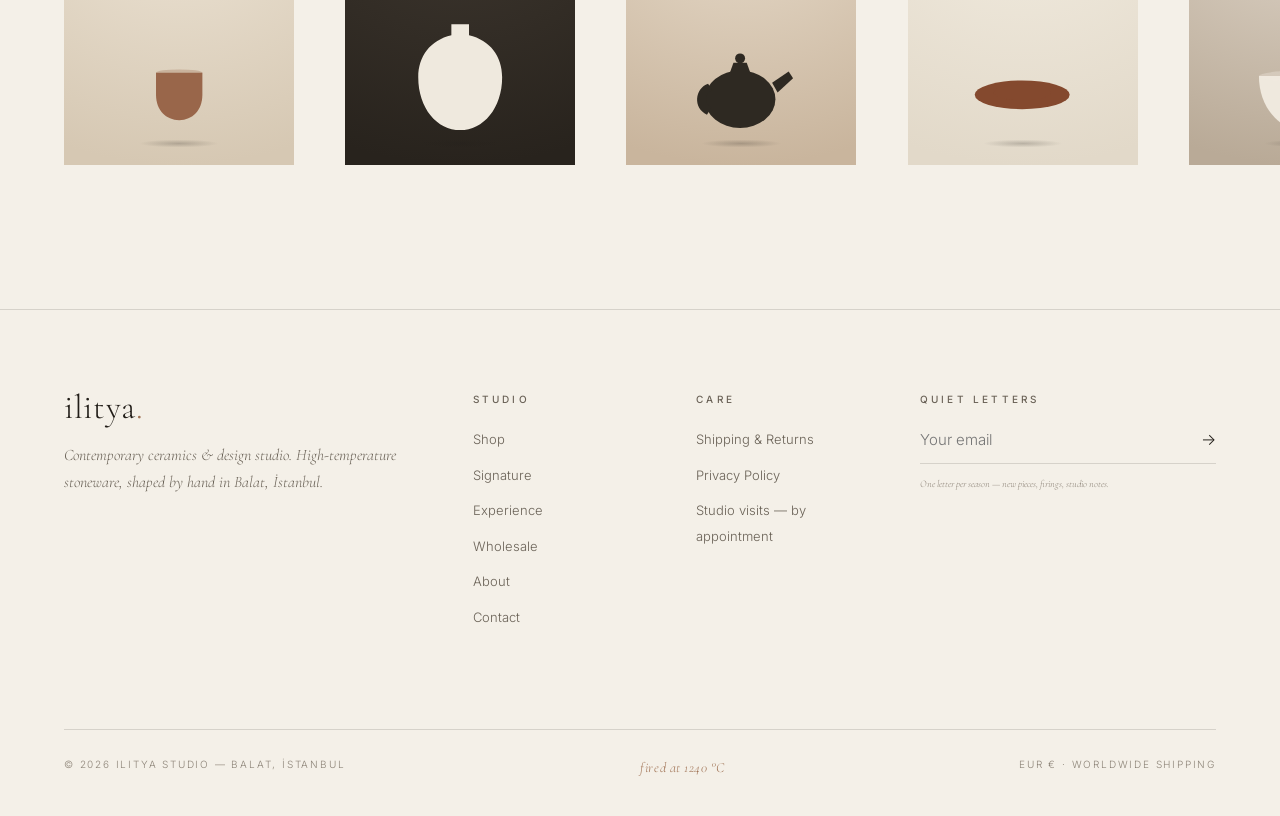
<file: contact.html>
<!DOCTYPE html>
<html lang="en">
<head>
  <meta charset="utf-8">
  <meta name="viewport" content="width=device-width, initial-scale=1">
  <title>Contact — ilitya | Contemporary Ceramics &amp; Design Studio</title>
  <meta name="description" content="Write to the ilitya studio in Balat, İstanbul. Studio visits by appointment.">
  <link rel="icon" href="data:image/svg+xml,%3Csvg xmlns='http://www.w3.org/2000/svg' viewBox='0 0 64 64'%3E%3Crect width='64' height='64' rx='14' fill='%23211d18'/%3E%3Ccircle cx='32' cy='17' r='5' fill='%23f4f0e8'/%3E%3Crect x='27' y='29' width='10' height='23' rx='5' fill='%23f4f0e8'/%3E%3C/svg%3E">
  <link rel="preconnect" href="https://fonts.googleapis.com">
  <link rel="preconnect" href="https://fonts.gstatic.com" crossorigin>
  <link href="https://fonts.googleapis.com/css2?family=Cormorant+Garamond:ital,wght@0,300;0,400;0,500;1,300;1,400&family=Inter:wght@300;400;500&display=swap" rel="stylesheet">
  <link rel="stylesheet" href="css/style.css">
</head>
<body>

  <svg width="0" height="0" style="position:absolute" aria-hidden="true">
    <defs>
      <symbol id="v-jar" viewBox="0 0 200 240"><path d="M84 22h32v20c38 9 60 38 60 76 0 56-34 96-76 96s-76-40-76-96c0-38 22-67 60-76z"/></symbol>
      <symbol id="v-bottle" viewBox="0 0 200 240"><path d="M92 12h16v78c28 11 42 36 42 66 0 44-26 74-50 74s-50-30-50-74c0-30 14-55 42-66z"/></symbol>
      <symbol id="v-cup" viewBox="0 0 200 240"><path d="M58 110h84v40c0 28-18 46-42 46s-42-18-42-46z"/><ellipse cx="100" cy="110" rx="42" ry="6" opacity=".3"/></symbol>
      <symbol id="v-teapot" viewBox="0 0 200 240"><ellipse cx="98" cy="158" rx="64" ry="52"/><path d="M86 92h24l8 22H78z"/><circle cx="98" cy="84" r="9"/><path d="M156 128l30-20 8 12-28 26z"/><path d="M40 130c-24 8-28 44-2 56l8-13c-14-9-12-28 2-31z"/></symbol>
      <symbol id="v-plate" viewBox="0 0 200 240"><ellipse cx="100" cy="150" rx="86" ry="26"/><ellipse cx="100" cy="146" rx="52" ry="14" opacity=".3"/></symbol>
      <symbol id="v-bowl" viewBox="0 0 200 240"><path d="M18 116h164c0 56-36 98-82 98s-82-42-82-98z"/><ellipse cx="100" cy="116" rx="82" ry="10" opacity=".35"/></symbol>
    </defs>
  </svg>

  <header class="site-header">
    <a class="brand" href="index.html">ilitya<i>.</i></a>
    <nav class="site-nav" aria-label="Primary">
      <a href="shop.html">Shop</a>
      <a href="signature.html">Signature</a>
      <a href="experience.html">Experience</a>
      <a href="wholesale.html">Wholesale</a>
      <a href="about.html">About</a>
      <a href="contact.html" aria-current="page">Contact</a>
    </nav>
    <div class="header-right">
      <button class="lang" aria-label="Dili Türkçe olarak değiştir"><span class="on">EN</span><span class="sep">/</span><span>TR</span></button>
      <a class="bag" href="shop.html" aria-label="Bag, 0 items">Bag<sup>0</sup></a>
      <button class="menu-btn" aria-label="Menu" aria-expanded="false"><span></span><span></span></button>
    </div>
  </header>

  <div class="corner-mark">studio visits — by appointment</div>

  <main>

    <section class="page-hero wrap">
      <span class="label kicker" data-reveal>Contact</span>
      <h1 class="display-l" data-reveal data-delay="100">Write to<br>the studio</h1>
      <p class="lede measure" data-reveal data-delay="200">For pieces, Signature inquiries, or anything else. One person reads everything — replies take a day or two, and are worth the wait.</p>
    </section>

    <div class="contact-grid">

      <div class="c-form" data-reveal>
        <form class="form" data-proto>
          <div class="field-row">
            <div class="field">
              <label for="c-name">Name</label>
              <input id="c-name" type="text" autocomplete="name" required>
            </div>
            <div class="field">
              <label for="c-email">Email</label>
              <input id="c-email" type="email" autocomplete="email" required>
            </div>
          </div>
          <div class="field">
            <label for="c-subject">Regarding</label>
            <select id="c-subject">
              <option selected>A piece in the shop</option>
              <option>A Signature piece — inquiry</option>
              <option>A workshop</option>
              <option>A studio visit</option>
              <option>Something else</option>
            </select>
          </div>
          <div class="field">
            <label for="c-msg">Message</label>
            <textarea id="c-msg" required></textarea>
          </div>
          <button class="submit" type="submit" data-cursor="Send">Send</button>
          <p class="form-note">Studio visits by appointment.</p>
        </form>
      </div>

      <aside class="c-info" data-reveal data-delay="150">
        <div class="facts">
          <div class="fact">
            <span class="f-t">Email</span>
            <span class="f-d"><a href="mailto:studio@ilitya.com">studio@ilitya.com</a></span>
          </div>
          <div class="fact">
            <span class="f-t">Atelier</span>
            <span class="f-d">Balat, Fatih<br>İstanbul, Türkiye</span>
          </div>
          <div class="fact">
            <span class="f-t">Visits</span>
            <span class="f-d">By appointment only — write first, the kiln decides the schedule.</span>
          </div>
        </div>

        <div class="map" role="img" aria-label="Map of Balat, İstanbul — ilitya studio location">
          <span class="pin"></span>
          <span class="map-label">Balat — 41.029° N, 28.949° E</span>
        </div>
      </aside>

    </div>

    <section class="ig">
      <div class="ig-head">
        <span class="label">Studio journal</span>
        <a class="lnk" data-cursor="Open" href="https://instagram.com/ilitya" target="_blank" rel="noopener">@ilitya</a>
      </div>
      <div class="ig-strip">
        <span class="ph t2 c-clay" role="img" aria-label="stoneware-glaze-test-tiles-ilitya-studio" data-reveal><svg viewBox="0 0 200 240" aria-hidden="true"><use href="#v-cup"/></svg></span>
        <span class="ph t6 c-bone" role="img" aria-label="kiln-firing-night-1240-degrees-balat" data-reveal data-delay="80"><svg viewBox="0 0 200 240" aria-hidden="true"><use href="#v-jar"/></svg></span>
        <span class="ph t3 c-ink" role="img" aria-label="hand-thrown-stoneware-teapot-in-progress" data-reveal data-delay="160"><svg viewBox="0 0 200 240" aria-hidden="true"><use href="#v-teapot"/></svg></span>
        <span class="ph t1 c-rust" role="img" aria-label="stoneware-plates-drying-on-shelf-istanbul" data-reveal data-delay="240"><svg viewBox="0 0 200 240" aria-hidden="true"><use href="#v-plate"/></svg></span>
        <span class="ph t4 c-bone" role="img" aria-label="balat-studio-door-open-for-appointment" data-reveal data-delay="320"><svg viewBox="0 0 200 240" aria-hidden="true"><use href="#v-bowl"/></svg></span>
        <span class="ph t2 c-olive" role="img" aria-label="stoneware-carafe-olive-glaze-balat-studio" data-reveal data-delay="400"><svg viewBox="0 0 200 240" aria-hidden="true"><use href="#v-bottle"/></svg></span>
      </div>
    </section>

  </main>

  <footer class="site-footer">
    <div class="footer-grid">
      <div class="footer-brand">
        <a class="brand" href="index.html">ilitya<i>.</i></a>
        <p>Contemporary ceramics &amp; design studio. High-temperature stoneware, shaped by hand in Balat, İstanbul.</p>
      </div>
      <nav class="f-col" aria-label="Studio">
        <span class="label">Studio</span>
        <ul>
          <li><a href="shop.html">Shop</a></li>
          <li><a href="signature.html">Signature</a></li>
          <li><a href="experience.html">Experience</a></li>
          <li><a href="wholesale.html">Wholesale</a></li>
          <li><a href="about.html">About</a></li>
          <li><a href="contact.html">Contact</a></li>
        </ul>
      </nav>
      <nav class="f-col" aria-label="Care">
        <span class="label">Care</span>
        <ul>
          <li><a href="#">Shipping &amp; Returns</a></li>
          <li><a href="#">Privacy Policy</a></li>
          <li><a href="contact.html">Studio visits — by appointment</a></li>
        </ul>
      </nav>
      <div class="newsletter">
        <label class="label" for="nl">Quiet letters</label>
        <form data-proto>
          <div class="nl-row">
            <input id="nl" type="email" placeholder="Your email" required>
            <button aria-label="Subscribe">&rarr;</button>
          </div>
          <small class="form-note">One letter per season — new pieces, firings, studio notes.</small>
        </form>
      </div>
    </div>
    <div class="footer-base">
      <span>© <span data-year>2026</span> ilitya studio — Balat, İstanbul</span>
      <span class="sig">fired at 1240 °C</span>
      <span>EUR € · Worldwide shipping</span>
    </div>
  </footer>

  <script src="js/analytics.js"></script>
  <script src="js/main.js"></script>
</body>
</html>
</file>
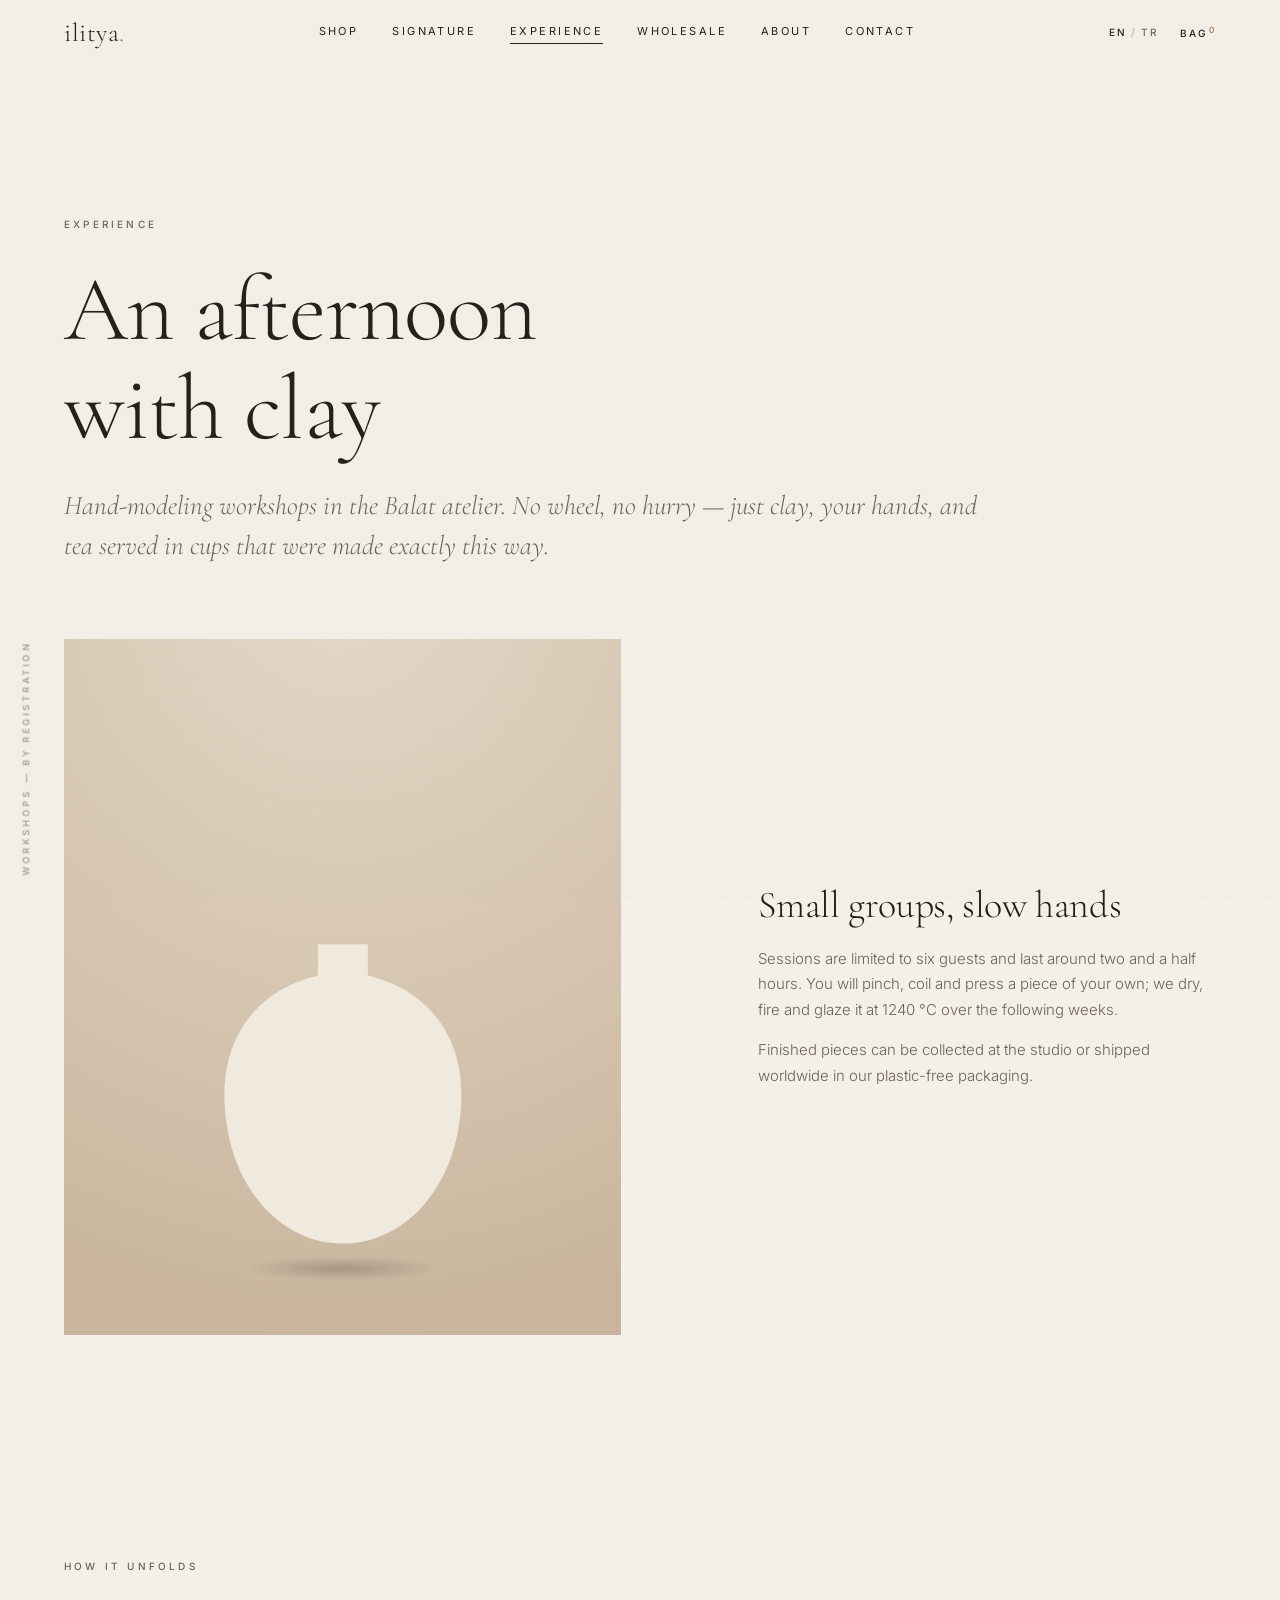
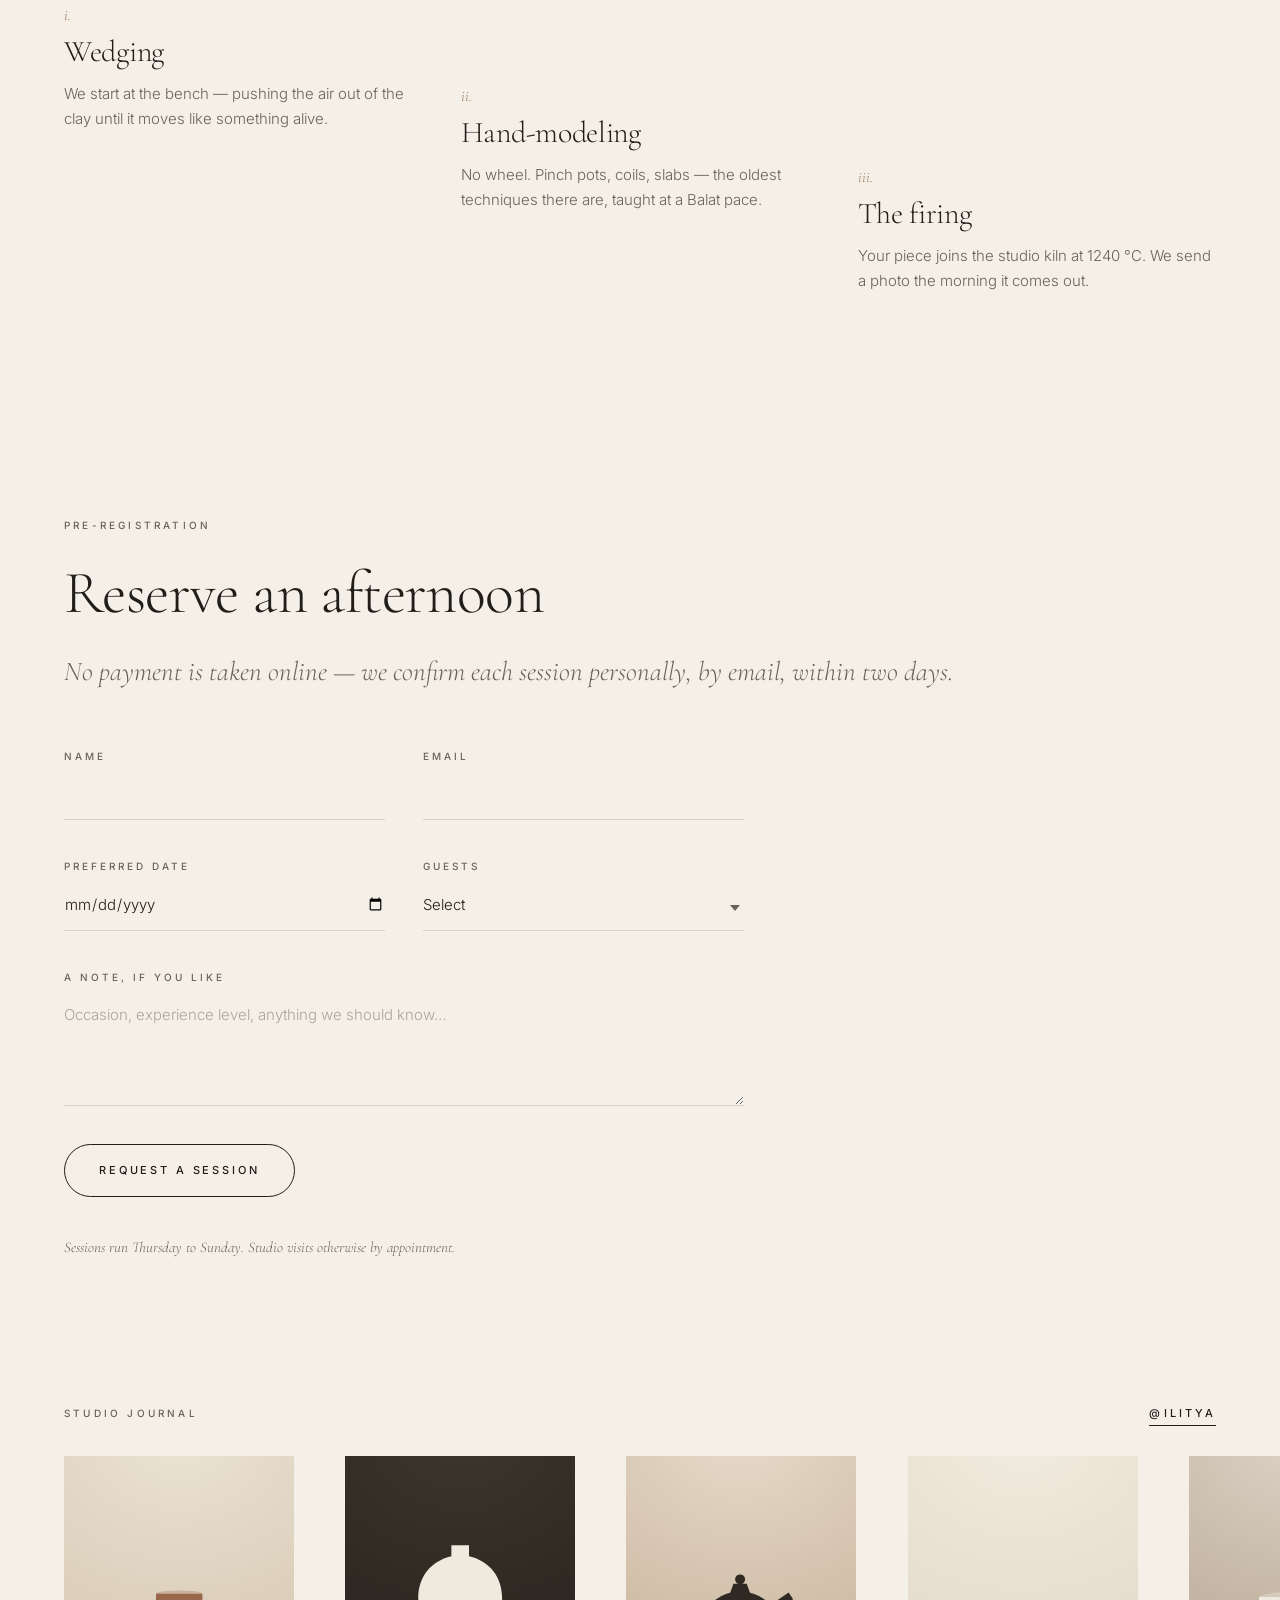
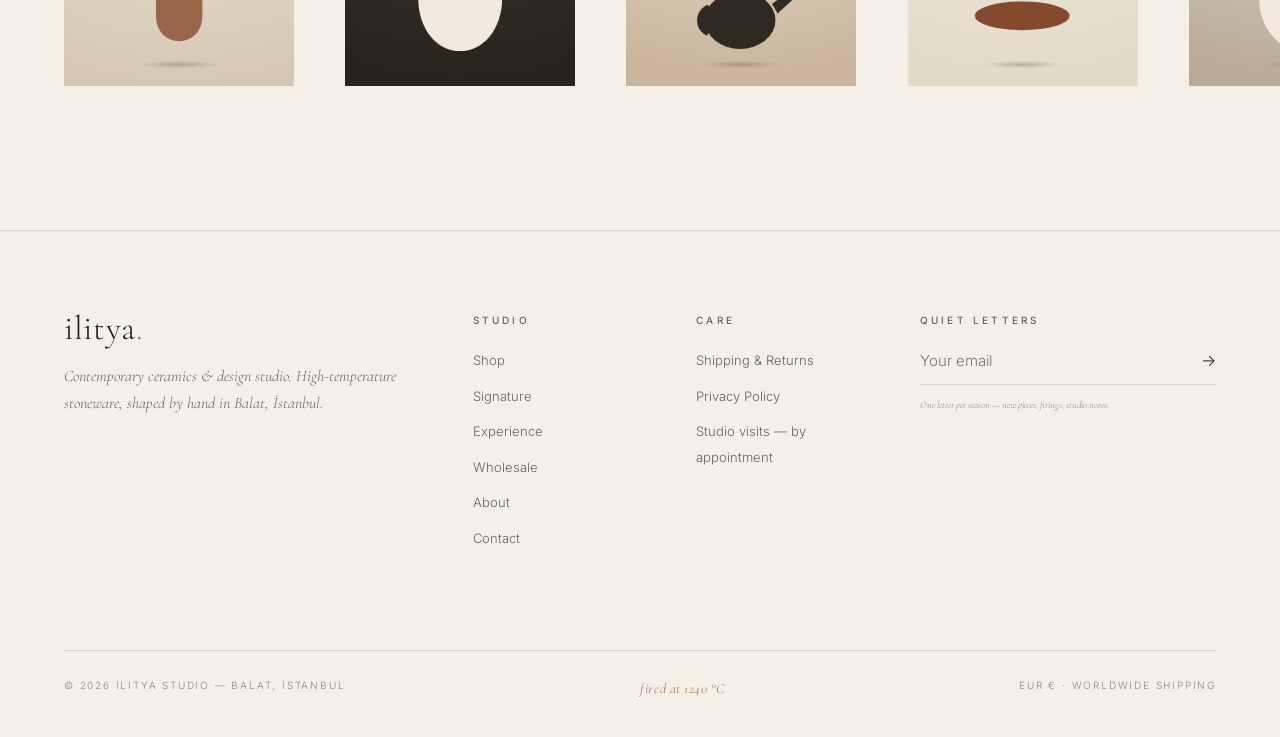
<file: experience.html>
<!DOCTYPE html>
<html lang="en">
<head>
  <meta charset="utf-8">
  <meta name="viewport" content="width=device-width, initial-scale=1">
  <title>Experience — ilitya | Contemporary Ceramics &amp; Design Studio</title>
  <meta name="description" content="Hand-modeling ceramics workshops at the ilitya studio in Balat, İstanbul. Small groups, slow hands. Pre-registration only.">
  <link rel="icon" href="data:image/svg+xml,%3Csvg xmlns='http://www.w3.org/2000/svg' viewBox='0 0 64 64'%3E%3Crect width='64' height='64' rx='14' fill='%23211d18'/%3E%3Ccircle cx='32' cy='17' r='5' fill='%23f4f0e8'/%3E%3Crect x='27' y='29' width='10' height='23' rx='5' fill='%23f4f0e8'/%3E%3C/svg%3E">
  <link rel="preconnect" href="https://fonts.googleapis.com">
  <link rel="preconnect" href="https://fonts.gstatic.com" crossorigin>
  <link href="https://fonts.googleapis.com/css2?family=Cormorant+Garamond:ital,wght@0,300;0,400;0,500;1,300;1,400&family=Inter:wght@300;400;500&display=swap" rel="stylesheet">
  <link rel="stylesheet" href="css/style.css">
</head>
<body>

  <svg width="0" height="0" style="position:absolute" aria-hidden="true">
    <defs>
      <symbol id="v-jar" viewBox="0 0 200 240"><path d="M84 22h32v20c38 9 60 38 60 76 0 56-34 96-76 96s-76-40-76-96c0-38 22-67 60-76z"/></symbol>
      <symbol id="v-bottle" viewBox="0 0 200 240"><path d="M92 12h16v78c28 11 42 36 42 66 0 44-26 74-50 74s-50-30-50-74c0-30 14-55 42-66z"/></symbol>
      <symbol id="v-bowl" viewBox="0 0 200 240"><path d="M18 116h164c0 56-36 98-82 98s-82-42-82-98z"/><ellipse cx="100" cy="116" rx="82" ry="10" opacity=".35"/></symbol>
      <symbol id="v-cup" viewBox="0 0 200 240"><path d="M58 110h84v40c0 28-18 46-42 46s-42-18-42-46z"/><ellipse cx="100" cy="110" rx="42" ry="6" opacity=".3"/></symbol>
      <symbol id="v-teapot" viewBox="0 0 200 240"><ellipse cx="98" cy="158" rx="64" ry="52"/><path d="M86 92h24l8 22H78z"/><circle cx="98" cy="84" r="9"/><path d="M156 128l30-20 8 12-28 26z"/><path d="M40 130c-24 8-28 44-2 56l8-13c-14-9-12-28 2-31z"/></symbol>
      <symbol id="v-plate" viewBox="0 0 200 240"><ellipse cx="100" cy="150" rx="86" ry="26"/><ellipse cx="100" cy="146" rx="52" ry="14" opacity=".3"/></symbol>
    </defs>
  </svg>

  <header class="site-header">
    <a class="brand" href="index.html">ilitya<i>.</i></a>
    <nav class="site-nav" aria-label="Primary">
      <a href="shop.html">Shop</a>
      <a href="signature.html">Signature</a>
      <a href="experience.html" aria-current="page">Experience</a>
      <a href="wholesale.html">Wholesale</a>
      <a href="about.html">About</a>
      <a href="contact.html">Contact</a>
    </nav>
    <div class="header-right">
      <button class="lang" aria-label="Dili Türkçe olarak değiştir"><span class="on">EN</span><span class="sep">/</span><span>TR</span></button>
      <a class="bag" href="shop.html" aria-label="Bag, 0 items">Bag<sup>0</sup></a>
      <button class="menu-btn" aria-label="Menu" aria-expanded="false"><span></span><span></span></button>
    </div>
  </header>

  <div class="corner-mark">workshops — by registration</div>

  <main>

    <section class="page-hero wrap">
      <span class="label kicker" data-reveal>Experience</span>
      <h1 class="display-l" data-reveal data-delay="100">An afternoon<br>with clay</h1>
      <p class="lede measure" data-reveal data-delay="200">Hand-modeling workshops in the Balat atelier. No wheel, no hurry — just clay, your hands, and tea served in cups that were made exactly this way.</p>
    </section>

    <div class="ed-row">
      <div class="ed-fig" data-reveal>
        <span class="ph r-45 t3 c-bone" role="img" aria-label="hands-modeling-stoneware-clay-workshop-balat"><svg viewBox="0 0 200 240" aria-hidden="true"><use href="#v-jar"/></svg></span>
      </div>
      <div class="ed-copy" data-reveal data-delay="120">
        <h2 class="display-s serif">Small groups, slow hands</h2>
        <p>Sessions are limited to six guests and last around two and a half hours. You will pinch, coil and press a piece of your own; we dry, fire and glaze it at 1240&nbsp;°C over the following weeks.</p>
        <p>Finished pieces can be collected at the studio or shipped worldwide in our plastic-free packaging.</p>
      </div>
    </div>

    <section class="section-tight">
      <div class="wrap"><span class="label kicker" data-reveal>How it unfolds</span></div>
      <div class="steps">
        <div class="step" data-reveal>
          <span class="n">i.</span>
          <h3>Wedging</h3>
          <p>We start at the bench — pushing the air out of the clay until it moves like something alive.</p>
        </div>
        <div class="step" data-reveal data-delay="100">
          <span class="n">ii.</span>
          <h3>Hand-modeling</h3>
          <p>No wheel. Pinch pots, coils, slabs — the oldest techniques there are, taught at a Balat pace.</p>
        </div>
        <div class="step" data-reveal data-delay="200">
          <span class="n">iii.</span>
          <h3>The firing</h3>
          <p>Your piece joins the studio kiln at 1240&nbsp;°C. We send a photo the morning it comes out.</p>
        </div>
      </div>
    </section>

    <section class="section wrap">
      <span class="label kicker" data-reveal>Pre-registration</span>
      <h2 class="display-m serif" data-reveal>Reserve an afternoon</h2>
      <p class="lede measure" data-reveal data-delay="100" style="margin:26px 0 56px">No payment is taken online — we confirm each session personally, by email, within two days.</p>
      <form class="form" data-proto data-reveal data-delay="150">
        <div class="field-row">
          <div class="field">
            <label for="x-name">Name</label>
            <input id="x-name" type="text" autocomplete="name" required>
          </div>
          <div class="field">
            <label for="x-email">Email</label>
            <input id="x-email" type="email" autocomplete="email" required>
          </div>
        </div>
        <div class="field-row">
          <div class="field">
            <label for="x-date">Preferred date</label>
            <input id="x-date" type="date" required>
          </div>
          <div class="field">
            <label for="x-guests">Guests</label>
            <select id="x-guests" required>
              <option value="" selected disabled>Select</option>
              <option>1</option><option>2</option><option>3</option>
              <option>4</option><option>5</option><option>6</option>
            </select>
          </div>
        </div>
        <div class="field">
          <label for="x-note">A note, if you like</label>
          <textarea id="x-note" placeholder="Occasion, experience level, anything we should know…"></textarea>
        </div>
        <button class="submit" type="submit" data-cursor="Send">Request a session</button>
        <p class="form-note">Sessions run Thursday to Sunday. Studio visits otherwise by appointment.</p>
      </form>
    </section>

    <section class="ig">
      <div class="ig-head">
        <span class="label">Studio journal</span>
        <a class="lnk" data-cursor="Open" href="https://instagram.com/ilitya" target="_blank" rel="noopener">@ilitya</a>
      </div>
      <div class="ig-strip">
        <span class="ph t2 c-clay" role="img" aria-label="guest-pinch-pots-drying-after-workshop" data-reveal><svg viewBox="0 0 200 240" aria-hidden="true"><use href="#v-cup"/></svg></span>
        <span class="ph t6 c-bone" role="img" aria-label="kiln-firing-night-1240-degrees-balat" data-reveal data-delay="80"><svg viewBox="0 0 200 240" aria-hidden="true"><use href="#v-jar"/></svg></span>
        <span class="ph t3 c-ink" role="img" aria-label="tea-served-in-stoneware-during-workshop" data-reveal data-delay="160"><svg viewBox="0 0 200 240" aria-hidden="true"><use href="#v-teapot"/></svg></span>
        <span class="ph t1 c-rust" role="img" aria-label="workshop-table-balat-afternoon-light" data-reveal data-delay="240"><svg viewBox="0 0 200 240" aria-hidden="true"><use href="#v-plate"/></svg></span>
        <span class="ph t4 c-bone" role="img" aria-label="first-bowls-by-workshop-guests" data-reveal data-delay="320"><svg viewBox="0 0 200 240" aria-hidden="true"><use href="#v-bowl"/></svg></span>
        <span class="ph t2 c-olive" role="img" aria-label="stoneware-carafe-olive-glaze-balat-studio" data-reveal data-delay="400"><svg viewBox="0 0 200 240" aria-hidden="true"><use href="#v-bottle"/></svg></span>
      </div>
    </section>

  </main>

  <footer class="site-footer">
    <div class="footer-grid">
      <div class="footer-brand">
        <a class="brand" href="index.html">ilitya<i>.</i></a>
        <p>Contemporary ceramics &amp; design studio. High-temperature stoneware, shaped by hand in Balat, İstanbul.</p>
      </div>
      <nav class="f-col" aria-label="Studio">
        <span class="label">Studio</span>
        <ul>
          <li><a href="shop.html">Shop</a></li>
          <li><a href="signature.html">Signature</a></li>
          <li><a href="experience.html">Experience</a></li>
          <li><a href="wholesale.html">Wholesale</a></li>
          <li><a href="about.html">About</a></li>
          <li><a href="contact.html">Contact</a></li>
        </ul>
      </nav>
      <nav class="f-col" aria-label="Care">
        <span class="label">Care</span>
        <ul>
          <li><a href="#">Shipping &amp; Returns</a></li>
          <li><a href="#">Privacy Policy</a></li>
          <li><a href="contact.html">Studio visits — by appointment</a></li>
        </ul>
      </nav>
      <div class="newsletter">
        <label class="label" for="nl">Quiet letters</label>
        <form data-proto>
          <div class="nl-row">
            <input id="nl" type="email" placeholder="Your email" required>
            <button aria-label="Subscribe">&rarr;</button>
          </div>
          <small class="form-note">One letter per season — new pieces, firings, studio notes.</small>
        </form>
      </div>
    </div>
    <div class="footer-base">
      <span>© <span data-year>2026</span> ilitya studio — Balat, İstanbul</span>
      <span class="sig">fired at 1240 °C</span>
      <span>EUR € · Worldwide shipping</span>
    </div>
  </footer>

  <script src="js/analytics.js"></script>
  <script src="js/main.js"></script>
</body>
</html>
</file>
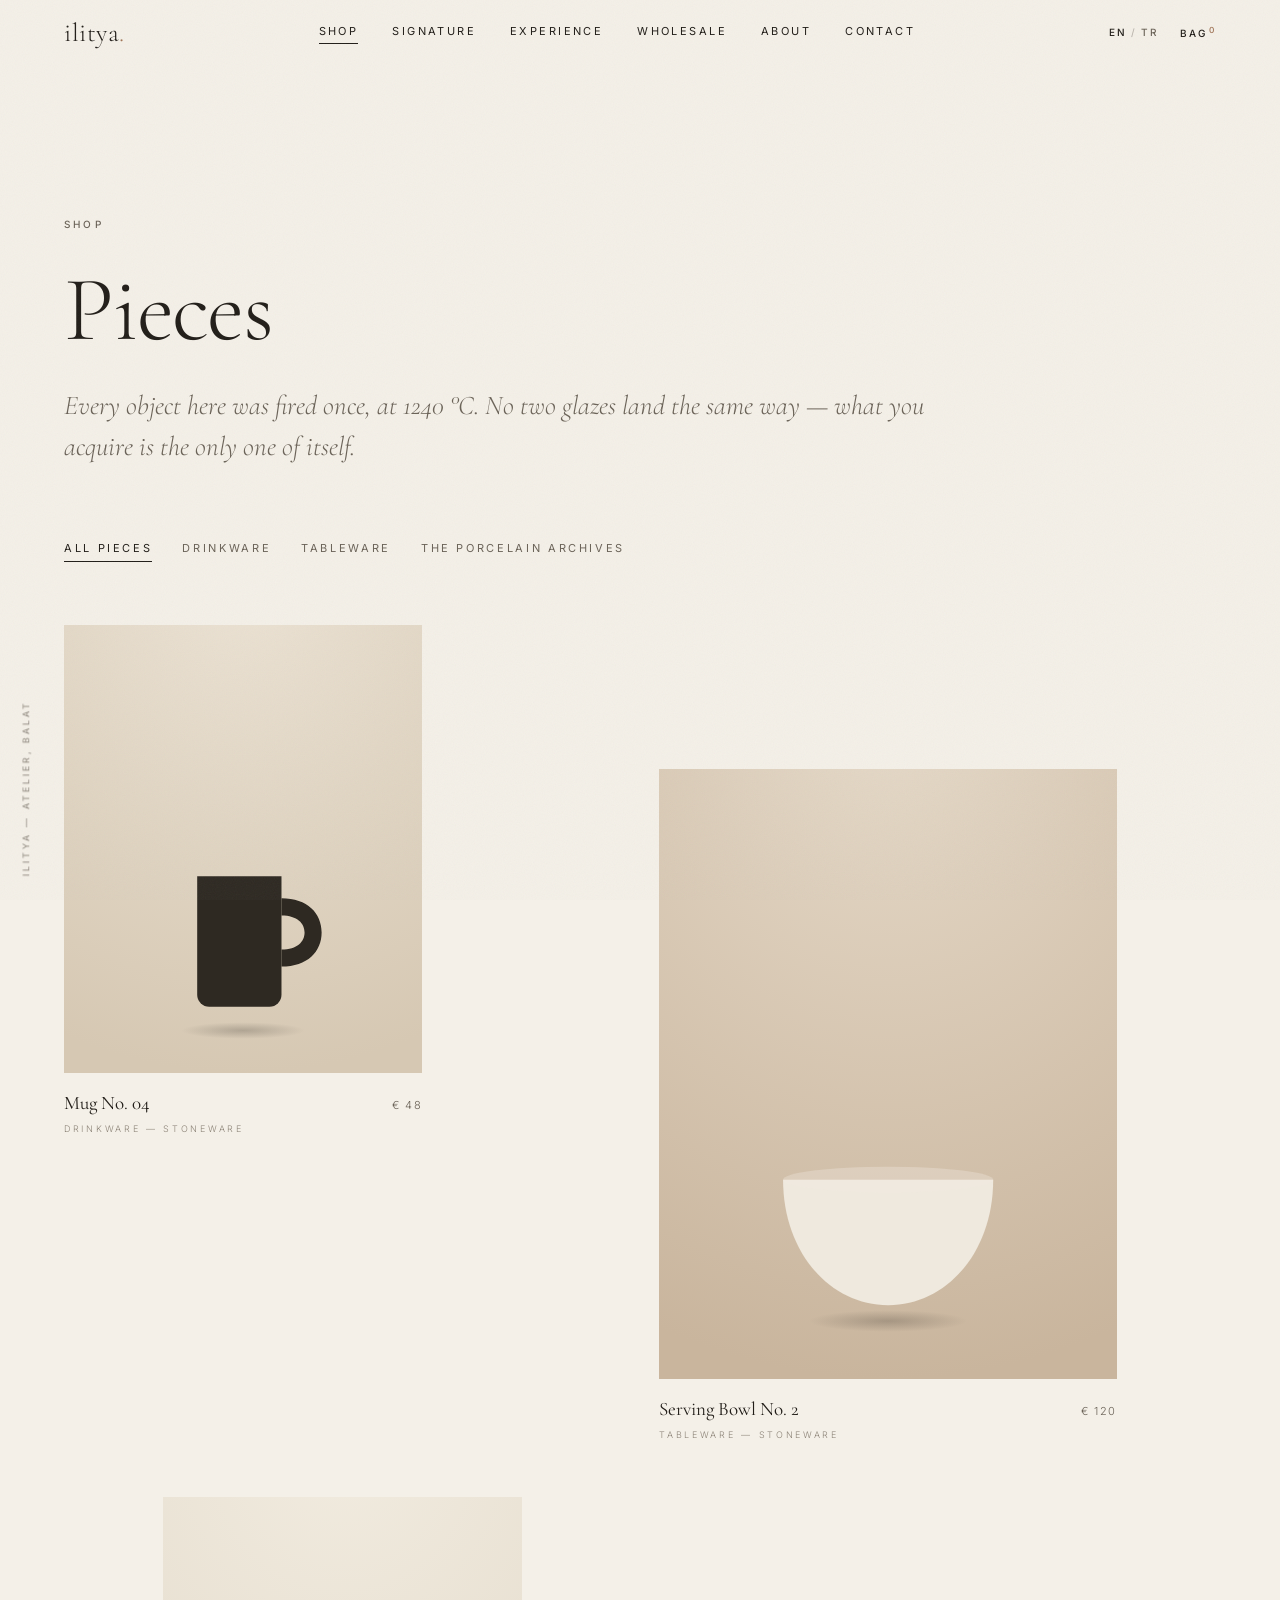
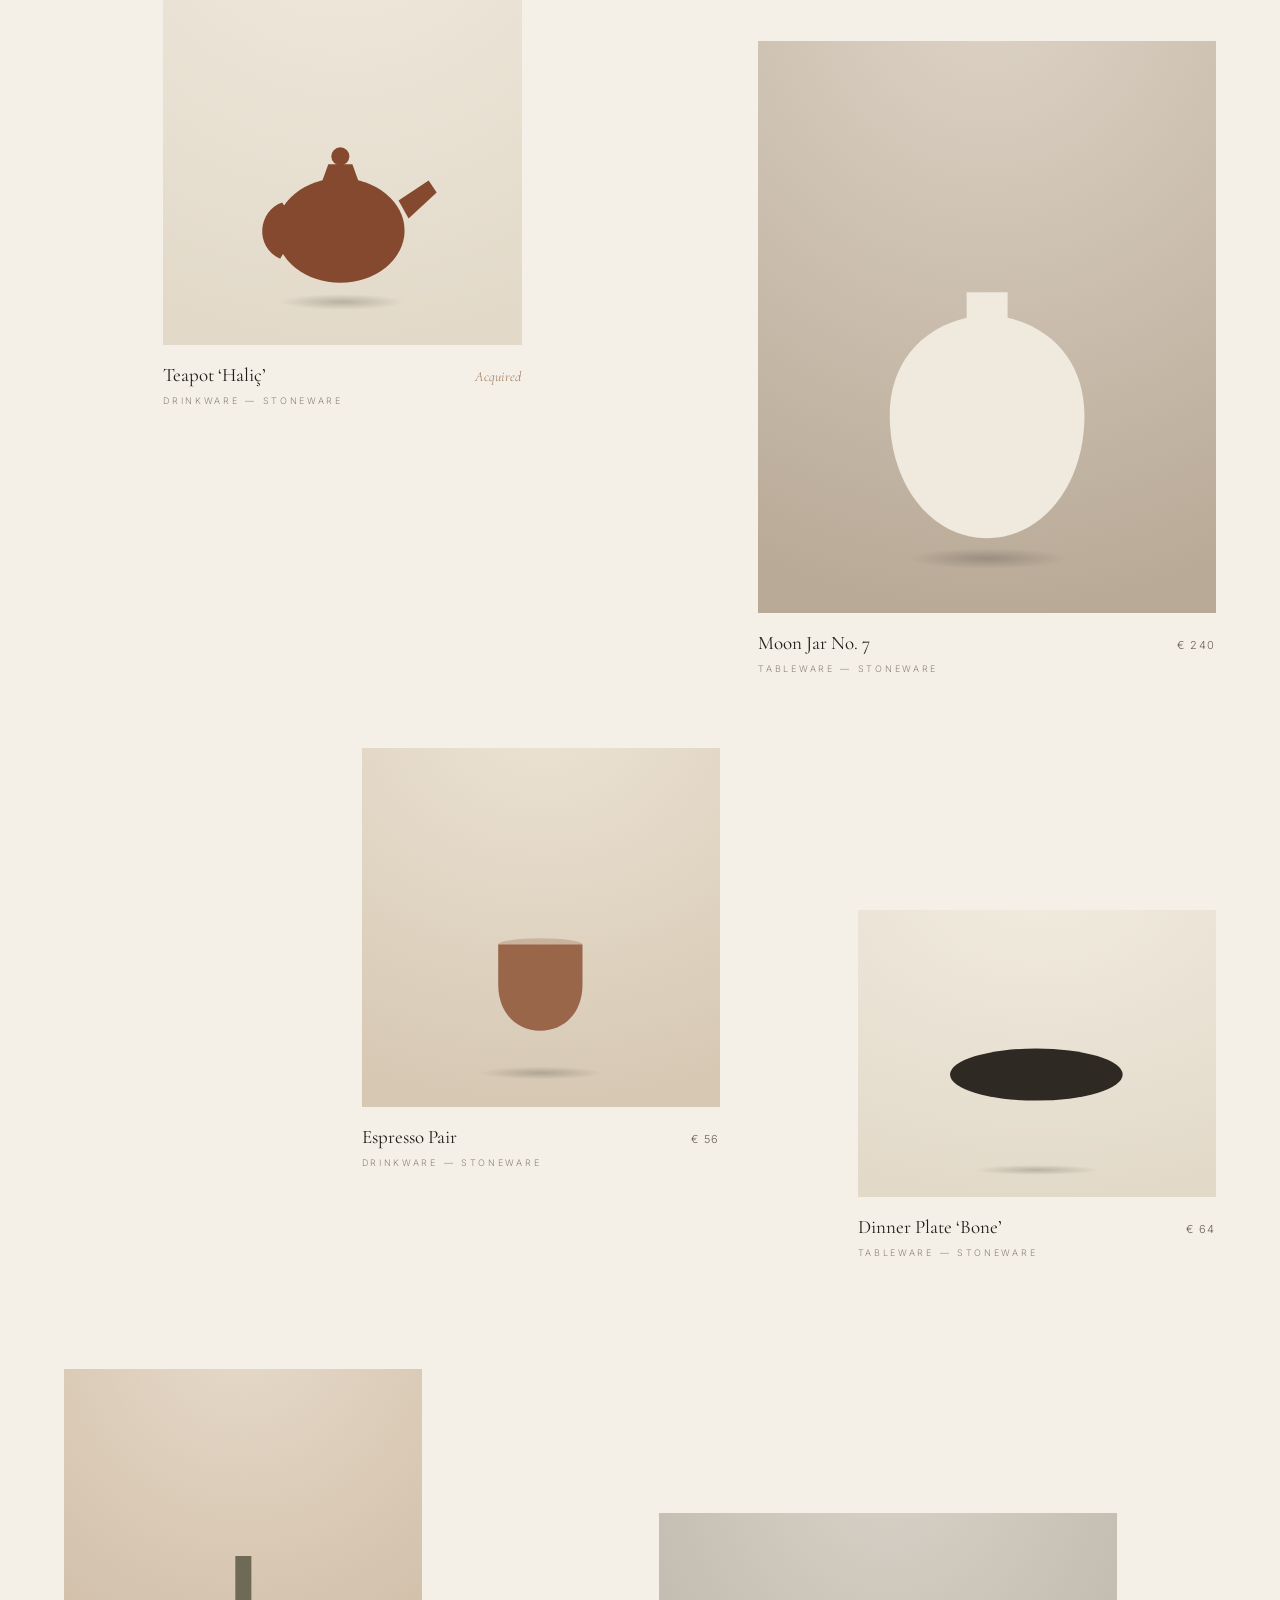
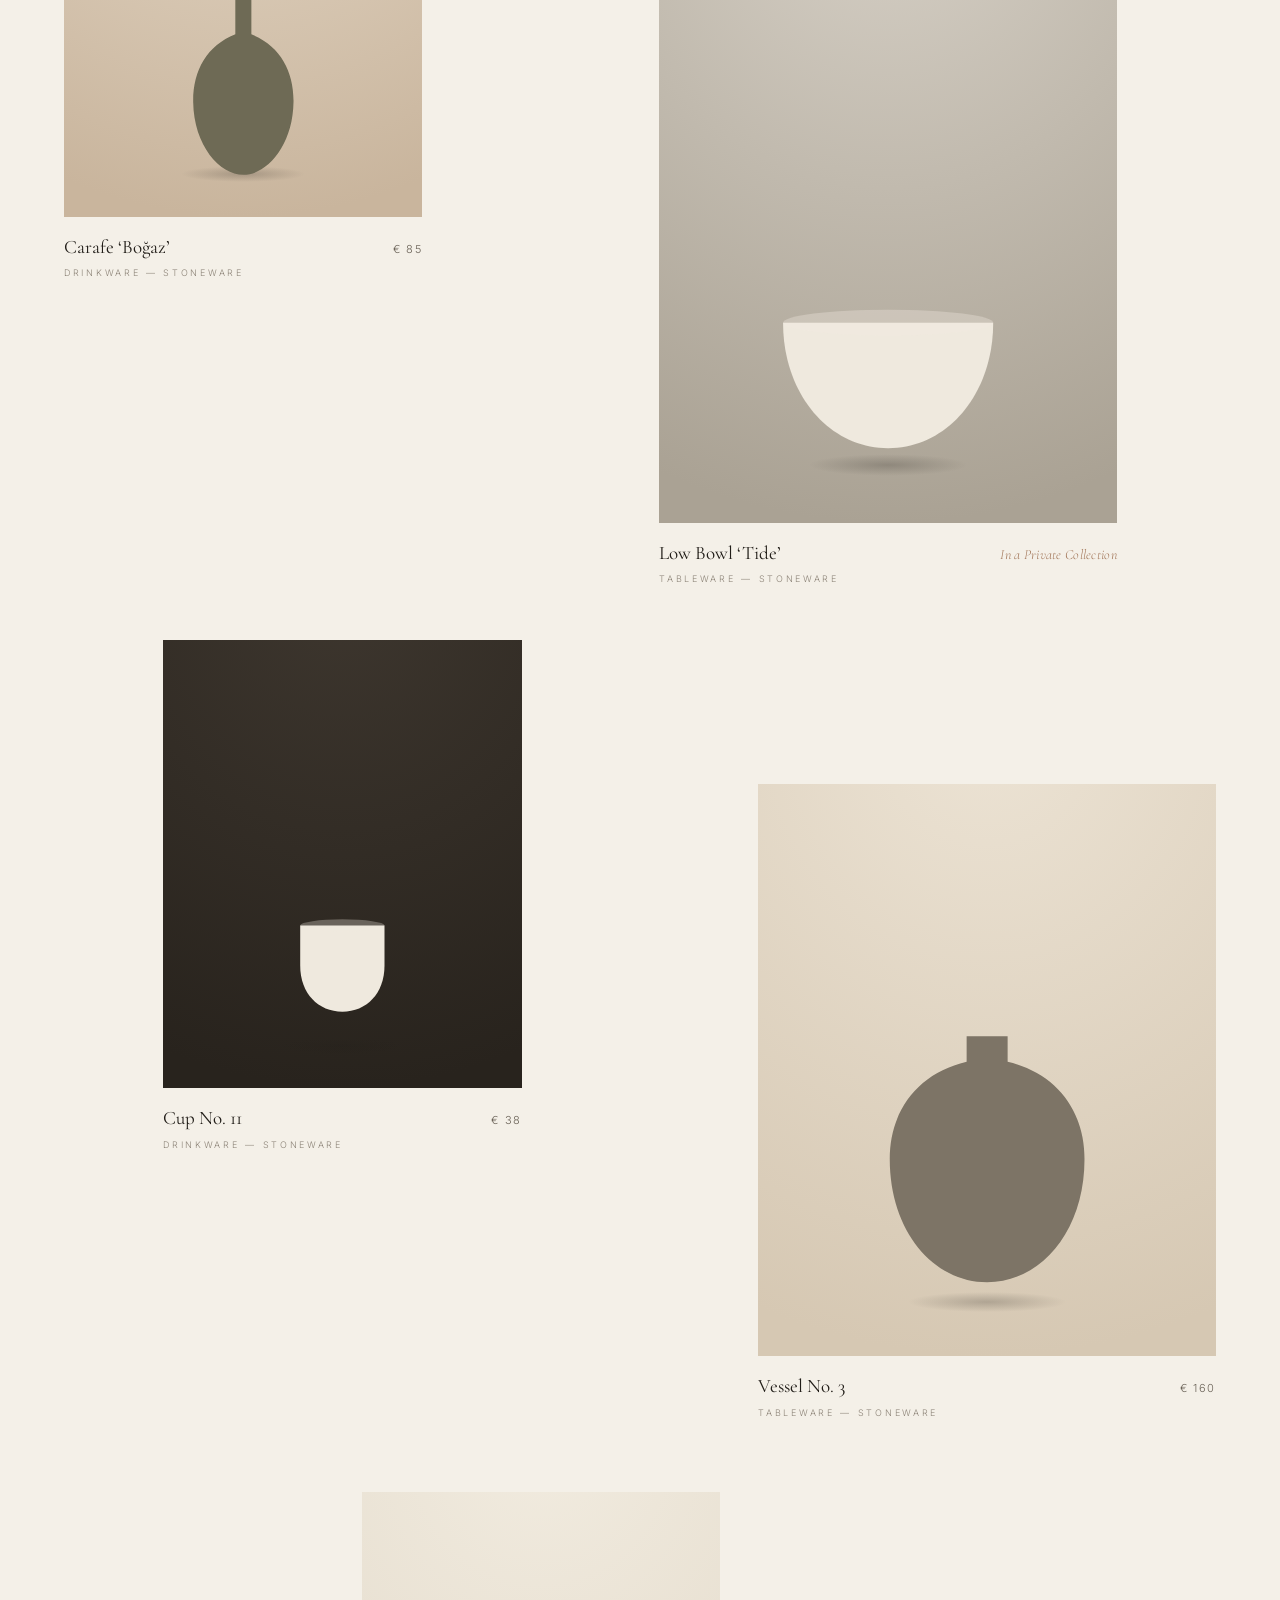
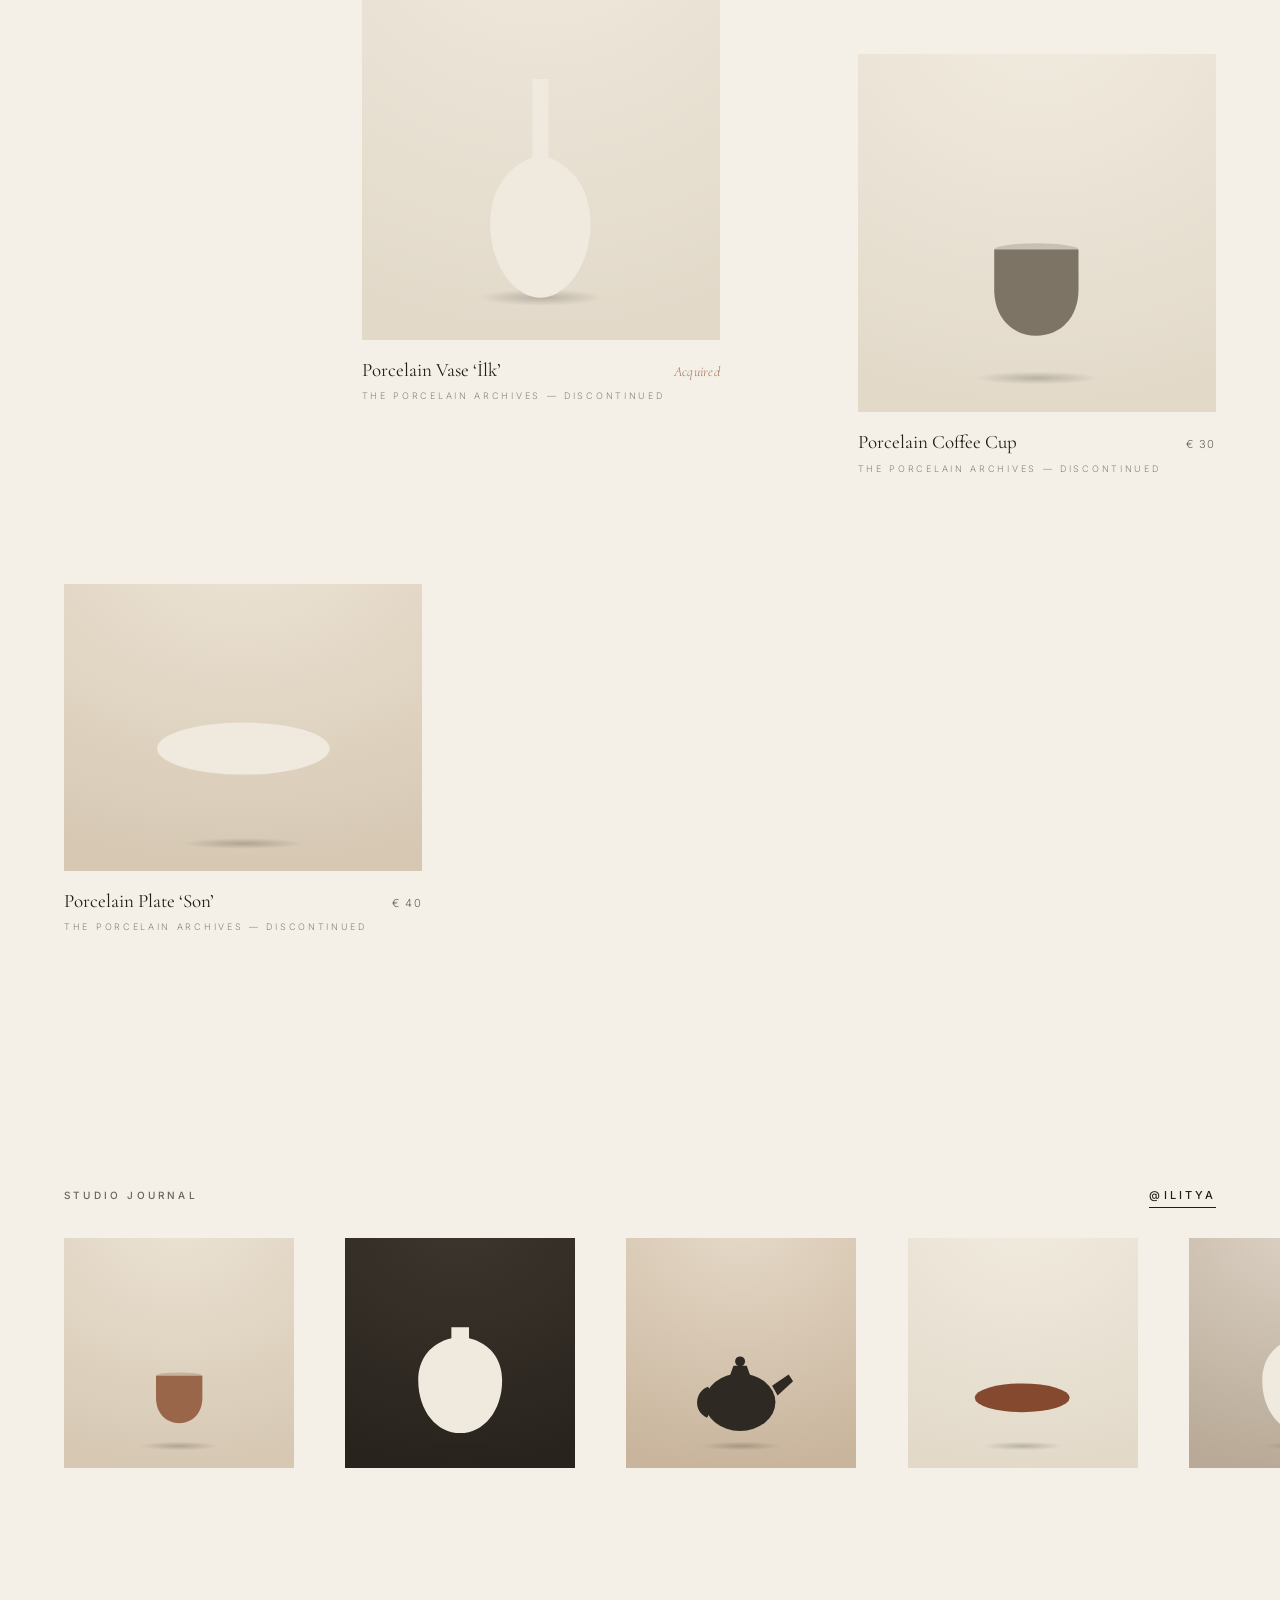
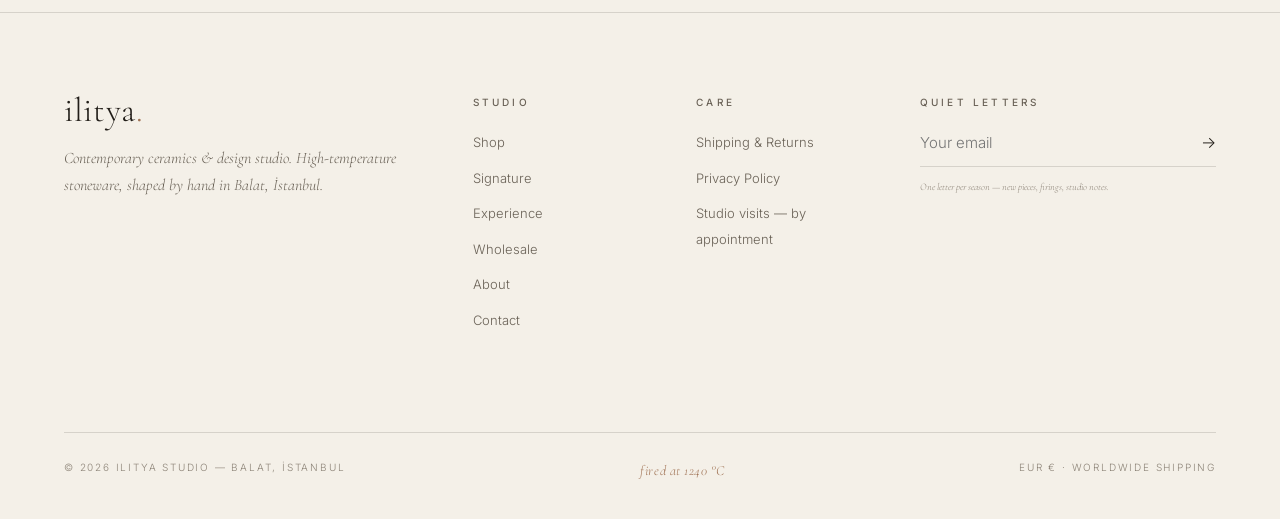
<file: shop.html>
<!DOCTYPE html>
<html lang="en">
<head>
  <meta charset="utf-8">
  <meta name="viewport" content="width=device-width, initial-scale=1">
  <title>Shop — ilitya | Contemporary Ceramics &amp; Design Studio</title>
  <meta name="description" content="Handmade high-temperature stoneware — drinkware, tableware and the last of the porcelain archives. Shaped by hand in Balat, İstanbul.">
  <link rel="icon" href="data:image/svg+xml,%3Csvg xmlns='http://www.w3.org/2000/svg' viewBox='0 0 64 64'%3E%3Crect width='64' height='64' rx='14' fill='%23211d18'/%3E%3Ccircle cx='32' cy='17' r='5' fill='%23f4f0e8'/%3E%3Crect x='27' y='29' width='10' height='23' rx='5' fill='%23f4f0e8'/%3E%3C/svg%3E">
  <link rel="preconnect" href="https://fonts.googleapis.com">
  <link rel="preconnect" href="https://fonts.gstatic.com" crossorigin>
  <link href="https://fonts.googleapis.com/css2?family=Cormorant+Garamond:ital,wght@0,300;0,400;0,500;1,300;1,400&family=Inter:wght@300;400;500&display=swap" rel="stylesheet">
  <link rel="stylesheet" href="css/style.css">
</head>
<body>

  <svg width="0" height="0" style="position:absolute" aria-hidden="true">
    <defs>
      <symbol id="v-jar" viewBox="0 0 200 240"><path d="M84 22h32v20c38 9 60 38 60 76 0 56-34 96-76 96s-76-40-76-96c0-38 22-67 60-76z"/></symbol>
      <symbol id="v-bottle" viewBox="0 0 200 240"><path d="M92 12h16v78c28 11 42 36 42 66 0 44-26 74-50 74s-50-30-50-74c0-30 14-55 42-66z"/></symbol>
      <symbol id="v-bowl" viewBox="0 0 200 240"><path d="M18 116h164c0 56-36 98-82 98s-82-42-82-98z"/><ellipse cx="100" cy="116" rx="82" ry="10" opacity=".35"/></symbol>
      <symbol id="v-mug" viewBox="0 0 200 240"><path d="M54 76h84v118a12 12 0 0 1-12 12H66a12 12 0 0 1-12-12z"/><path d="M138 98c26 0 40 15 40 34s-14 34-40 34v-17c16 0 23-8 23-17s-7-17-23-17z"/></symbol>
      <symbol id="v-cup" viewBox="0 0 200 240"><path d="M58 110h84v40c0 28-18 46-42 46s-42-18-42-46z"/><ellipse cx="100" cy="110" rx="42" ry="6" opacity=".3"/></symbol>
      <symbol id="v-teapot" viewBox="0 0 200 240"><ellipse cx="98" cy="158" rx="64" ry="52"/><path d="M86 92h24l8 22H78z"/><circle cx="98" cy="84" r="9"/><path d="M156 128l30-20 8 12-28 26z"/><path d="M40 130c-24 8-28 44-2 56l8-13c-14-9-12-28 2-31z"/></symbol>
      <symbol id="v-plate" viewBox="0 0 200 240"><ellipse cx="100" cy="150" rx="86" ry="26"/><ellipse cx="100" cy="146" rx="52" ry="14" opacity=".3"/></symbol>
    </defs>
  </svg>

  <header class="site-header">
    <a class="brand" href="index.html">ilitya<i>.</i></a>
    <nav class="site-nav" aria-label="Primary">
      <a href="shop.html" aria-current="page">Shop</a>
      <a href="signature.html">Signature</a>
      <a href="experience.html">Experience</a>
      <a href="wholesale.html">Wholesale</a>
      <a href="about.html">About</a>
      <a href="contact.html">Contact</a>
    </nav>
    <div class="header-right">
      <button class="lang" aria-label="Dili Türkçe olarak değiştir"><span class="on">EN</span><span class="sep">/</span><span>TR</span></button>
      <a class="bag" href="#" aria-label="Bag, 0 items">Bag<sup>0</sup></a>
      <button class="menu-btn" aria-label="Menu" aria-expanded="false"><span></span><span></span></button>
    </div>
  </header>

  <div class="corner-mark">ilitya — atelier, balat</div>

  <main>

    <section class="page-hero wrap">
      <span class="label kicker" data-reveal>Shop</span>
      <h1 class="display-l" data-reveal data-delay="100">Pieces</h1>
      <p class="lede measure" data-reveal data-delay="200">Every object here was fired once, at 1240&nbsp;°C. No two glazes land the same way — what you acquire is the only one of itself.</p>
    </section>

    <div class="filters" data-reveal>
      <button data-filter="all" class="is-active">All pieces</button>
      <button data-filter="drinkware">Drinkware</button>
      <button data-filter="tableware">Tableware</button>
      <button data-filter="archive">The Porcelain Archives</button>
    </div>

    <section class="shop-grid">

      <a class="product" href="#" data-cat="drinkware" data-cursor="View" data-reveal>
        <figure>
          <span class="ph r-45 t2 c-ink" role="img" aria-label="handmade-stoneware-mug-matte-black-balat-istanbul"><svg viewBox="0 0 200 240" aria-hidden="true"><use href="#v-mug"/></svg></span>
          <figcaption><span class="name">Mug No. 04</span><span class="price">€ 48</span></figcaption>
          <span class="tag">Drinkware — stoneware</span>
        </figure>
      </a>

      <a class="product" href="#" data-cat="tableware" data-cursor="View" data-reveal>
        <figure>
          <span class="ph r-34 t3 c-bone" role="img" aria-label="handmade-stoneware-serving-bowl-bone-glaze-istanbul"><svg viewBox="0 0 200 240" aria-hidden="true"><use href="#v-bowl"/></svg></span>
          <figcaption><span class="name">Serving Bowl No. 2</span><span class="price">€ 120</span></figcaption>
          <span class="tag">Tableware — stoneware</span>
        </figure>
      </a>

      <a class="product" href="#" data-cat="drinkware" data-cursor="View" data-reveal>
        <figure>
          <span class="ph r-45 t1 c-rust" role="img" aria-label="handmade-stoneware-teapot-rust-glaze-balat" data-name="teapot"><svg viewBox="0 0 200 240" aria-hidden="true"><use href="#v-teapot"/></svg></span>
          <figcaption><span class="name">Teapot ‘Haliç’</span><span class="price sold">Acquired</span></figcaption>
          <span class="tag">Drinkware — stoneware</span>
        </figure>
      </a>

      <a class="product" href="#" data-cat="tableware" data-cursor="View" data-reveal>
        <figure>
          <span class="ph r-45 t4 c-bone" role="img" aria-label="handmade-stoneware-moon-jar-balat-istanbul"><svg viewBox="0 0 200 240" aria-hidden="true"><use href="#v-jar"/></svg></span>
          <figcaption><span class="name">Moon Jar No. 7</span><span class="price">€ 240</span></figcaption>
          <span class="tag">Tableware — stoneware</span>
        </figure>
      </a>

      <a class="product" href="#" data-cat="drinkware" data-cursor="View" data-reveal>
        <figure>
          <span class="ph r-11 t2 c-clay" role="img" aria-label="handmade-stoneware-espresso-cups-pair-istanbul"><svg viewBox="0 0 200 240" aria-hidden="true"><use href="#v-cup"/></svg></span>
          <figcaption><span class="name">Espresso Pair</span><span class="price">€ 56</span></figcaption>
          <span class="tag">Drinkware — stoneware</span>
        </figure>
      </a>

      <a class="product" href="#" data-cat="tableware" data-cursor="View" data-reveal>
        <figure>
          <span class="ph r-54 t1 c-ink" role="img" aria-label="handmade-stoneware-dinner-plate-ink-glaze-balat"><svg viewBox="0 0 200 240" aria-hidden="true"><use href="#v-plate"/></svg></span>
          <figcaption><span class="name">Dinner Plate ‘Bone’</span><span class="price">€ 64</span></figcaption>
          <span class="tag">Tableware — stoneware</span>
        </figure>
      </a>

      <a class="product" href="#" data-cat="drinkware" data-cursor="View" data-reveal>
        <figure>
          <span class="ph r-45 t3 c-olive" role="img" aria-label="handmade-stoneware-carafe-olive-glaze-istanbul"><svg viewBox="0 0 200 240" aria-hidden="true"><use href="#v-bottle"/></svg></span>
          <figcaption><span class="name">Carafe ‘Boğaz’</span><span class="price">€ 85</span></figcaption>
          <span class="tag">Drinkware — stoneware</span>
        </figure>
      </a>

      <a class="product" href="#" data-cat="tableware" data-cursor="View" data-reveal>
        <figure>
          <span class="ph r-34 t5 c-bone" role="img" aria-label="handmade-stoneware-low-bowl-tide-glaze-balat"><svg viewBox="0 0 200 240" aria-hidden="true"><use href="#v-bowl"/></svg></span>
          <figcaption><span class="name">Low Bowl ‘Tide’</span><span class="price sold">In a Private Collection</span></figcaption>
          <span class="tag">Tableware — stoneware</span>
        </figure>
      </a>

      <a class="product" href="#" data-cat="drinkware" data-cursor="View" data-reveal>
        <figure>
          <span class="ph r-45 t6 c-bone" role="img" aria-label="handmade-stoneware-cup-night-firing-istanbul"><svg viewBox="0 0 200 240" aria-hidden="true"><use href="#v-cup"/></svg></span>
          <figcaption><span class="name">Cup No. 11</span><span class="price">€ 38</span></figcaption>
          <span class="tag">Drinkware — stoneware</span>
        </figure>
      </a>

      <a class="product" href="#" data-cat="tableware" data-cursor="View" data-reveal>
        <figure>
          <span class="ph r-45 t2 c-stone" role="img" aria-label="handmade-stoneware-vessel-stone-glaze-balat"><svg viewBox="0 0 200 240" aria-hidden="true"><use href="#v-jar"/></svg></span>
          <figcaption><span class="name">Vessel No. 3</span><span class="price">€ 160</span></figcaption>
          <span class="tag">Tableware — stoneware</span>
        </figure>
      </a>

      <a class="product" href="#" data-cat="archive" data-cursor="View" data-reveal>
        <figure>
          <span class="ph r-45 t1 c-bone" role="img" aria-label="porcelain-vase-ilk-archive-limited-istanbul"><svg viewBox="0 0 200 240" aria-hidden="true"><use href="#v-bottle"/></svg></span>
          <figcaption><span class="name">Porcelain Vase ‘İlk’</span><span class="price sold">Acquired</span></figcaption>
          <span class="tag">The Porcelain Archives — discontinued</span>
        </figure>
      </a>

      <a class="product" href="#" data-cat="archive" data-cursor="View" data-reveal>
        <figure>
          <span class="ph r-11 t1 c-stone" role="img" aria-label="porcelain-coffee-cup-archive-balat-istanbul"><svg viewBox="0 0 200 240" aria-hidden="true"><use href="#v-cup"/></svg></span>
          <figcaption><span class="name">Porcelain Coffee Cup</span><span class="price">€ 30</span></figcaption>
          <span class="tag">The Porcelain Archives — discontinued</span>
        </figure>
      </a>

      <a class="product" href="#" data-cat="archive" data-cursor="View" data-reveal>
        <figure>
          <span class="ph r-54 t2 c-bone" role="img" aria-label="porcelain-plate-son-archive-final-stock-istanbul"><svg viewBox="0 0 200 240" aria-hidden="true"><use href="#v-plate"/></svg></span>
          <figcaption><span class="name">Porcelain Plate ‘Son’</span><span class="price">€ 40</span></figcaption>
          <span class="tag">The Porcelain Archives — discontinued</span>
        </figure>
      </a>

    </section>

    <section class="ig">
      <div class="ig-head">
        <span class="label">Studio journal</span>
        <a class="lnk" data-cursor="Open" href="https://instagram.com/ilitya" target="_blank" rel="noopener">@ilitya</a>
      </div>
      <div class="ig-strip">
        <span class="ph t2 c-clay" role="img" aria-label="stoneware-glaze-test-tiles-ilitya-studio" data-reveal><svg viewBox="0 0 200 240" aria-hidden="true"><use href="#v-cup"/></svg></span>
        <span class="ph t6 c-bone" role="img" aria-label="kiln-firing-night-1240-degrees-balat" data-reveal data-delay="80"><svg viewBox="0 0 200 240" aria-hidden="true"><use href="#v-jar"/></svg></span>
        <span class="ph t3 c-ink" role="img" aria-label="hand-thrown-stoneware-teapot-in-progress" data-reveal data-delay="160"><svg viewBox="0 0 200 240" aria-hidden="true"><use href="#v-teapot"/></svg></span>
        <span class="ph t1 c-rust" role="img" aria-label="stoneware-plates-drying-on-shelf-istanbul" data-reveal data-delay="240"><svg viewBox="0 0 200 240" aria-hidden="true"><use href="#v-plate"/></svg></span>
        <span class="ph t4 c-bone" role="img" aria-label="stoneware-moon-jar-cooling-after-firing" data-reveal data-delay="320"><svg viewBox="0 0 200 240" aria-hidden="true"><use href="#v-jar"/></svg></span>
        <span class="ph t2 c-olive" role="img" aria-label="stoneware-carafe-olive-glaze-balat-studio" data-reveal data-delay="400"><svg viewBox="0 0 200 240" aria-hidden="true"><use href="#v-bottle"/></svg></span>
      </div>
    </section>

  </main>

  <footer class="site-footer">
    <div class="footer-grid">
      <div class="footer-brand">
        <a class="brand" href="index.html">ilitya<i>.</i></a>
        <p>Contemporary ceramics &amp; design studio. High-temperature stoneware, shaped by hand in Balat, İstanbul.</p>
      </div>
      <nav class="f-col" aria-label="Studio">
        <span class="label">Studio</span>
        <ul>
          <li><a href="shop.html">Shop</a></li>
          <li><a href="signature.html">Signature</a></li>
          <li><a href="experience.html">Experience</a></li>
          <li><a href="wholesale.html">Wholesale</a></li>
          <li><a href="about.html">About</a></li>
          <li><a href="contact.html">Contact</a></li>
        </ul>
      </nav>
      <nav class="f-col" aria-label="Care">
        <span class="label">Care</span>
        <ul>
          <li><a href="#">Shipping &amp; Returns</a></li>
          <li><a href="#">Privacy Policy</a></li>
          <li><a href="contact.html">Studio visits — by appointment</a></li>
        </ul>
      </nav>
      <div class="newsletter">
        <label class="label" for="nl">Quiet letters</label>
        <form data-proto>
          <div class="nl-row">
            <input id="nl" type="email" placeholder="Your email" required>
            <button aria-label="Subscribe">&rarr;</button>
          </div>
          <small class="form-note">One letter per season — new pieces, firings, studio notes.</small>
        </form>
      </div>
    </div>
    <div class="footer-base">
      <span>© <span data-year>2026</span> ilitya studio — Balat, İstanbul</span>
      <span class="sig">fired at 1240 °C</span>
      <span>EUR € · Worldwide shipping</span>
    </div>
  </footer>

  <script src="js/analytics.js"></script>
  <script src="js/main.js"></script>
</body>
</html>
</file>
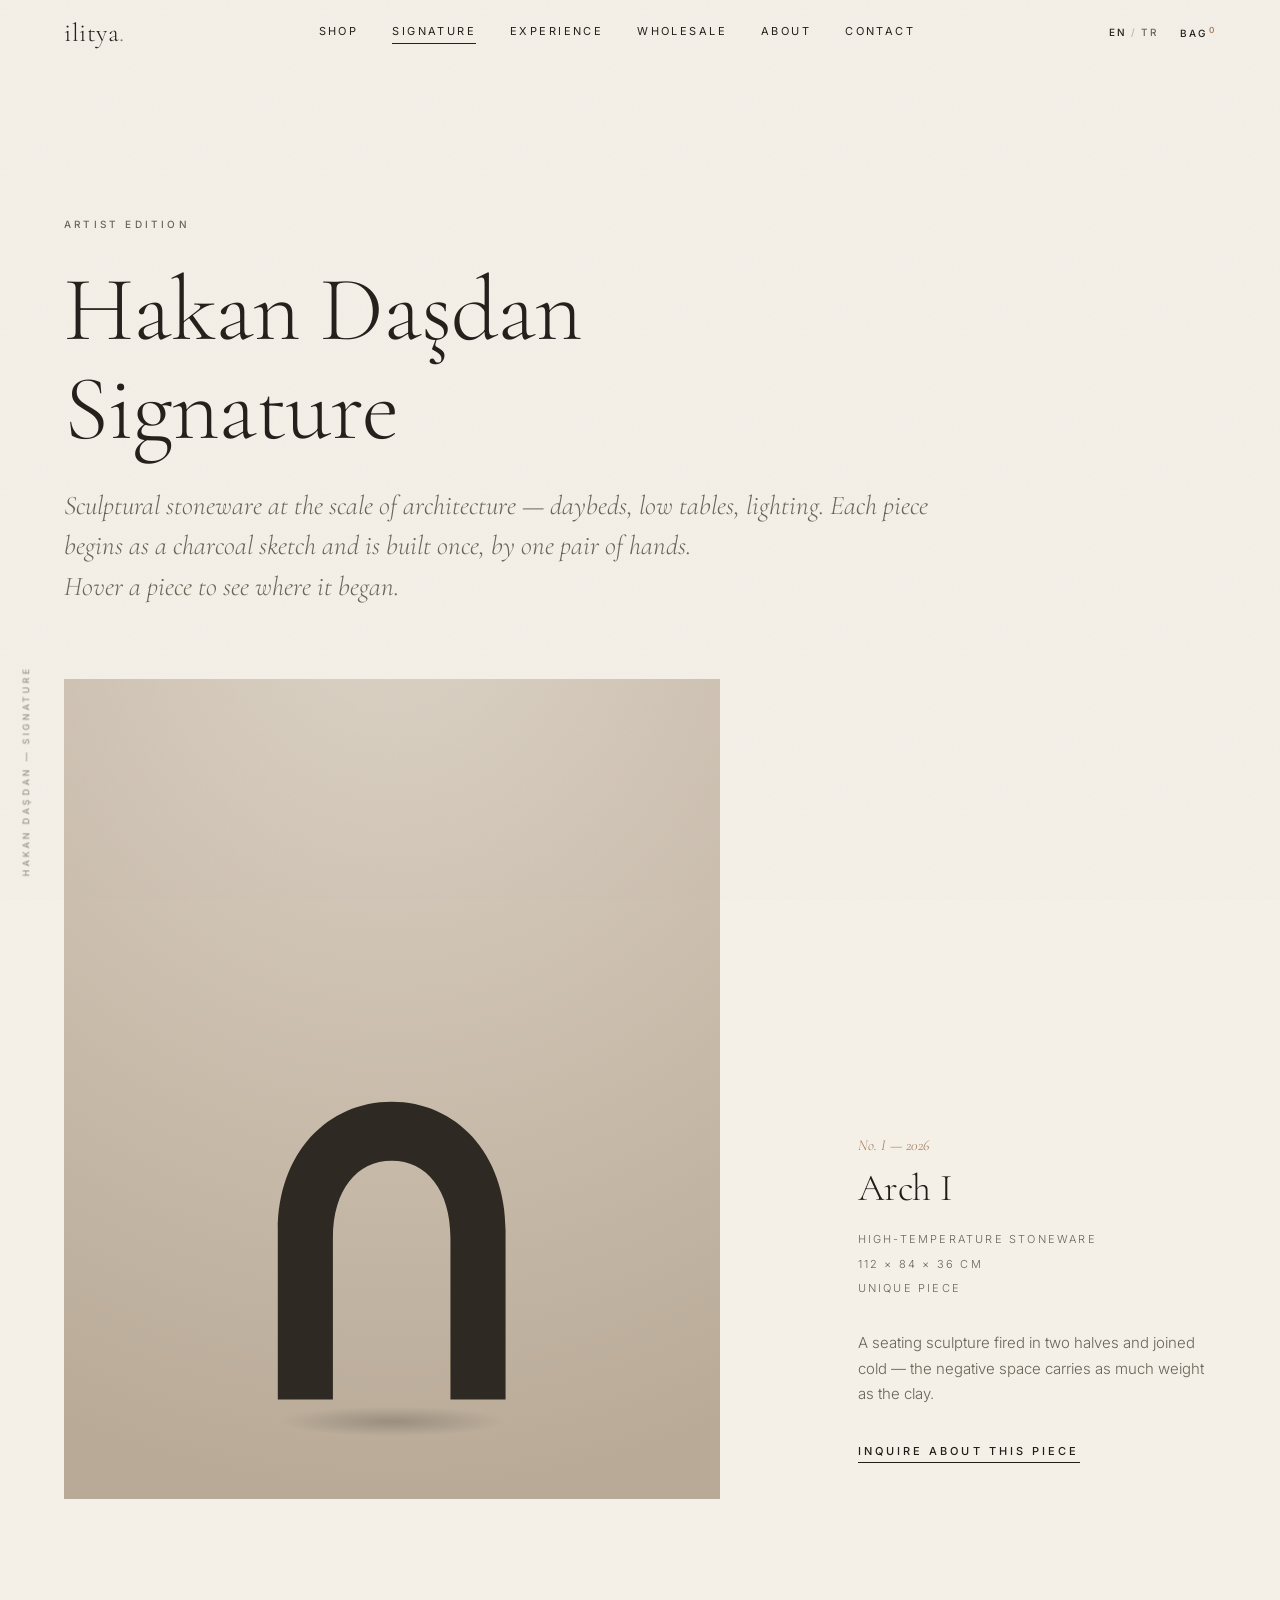
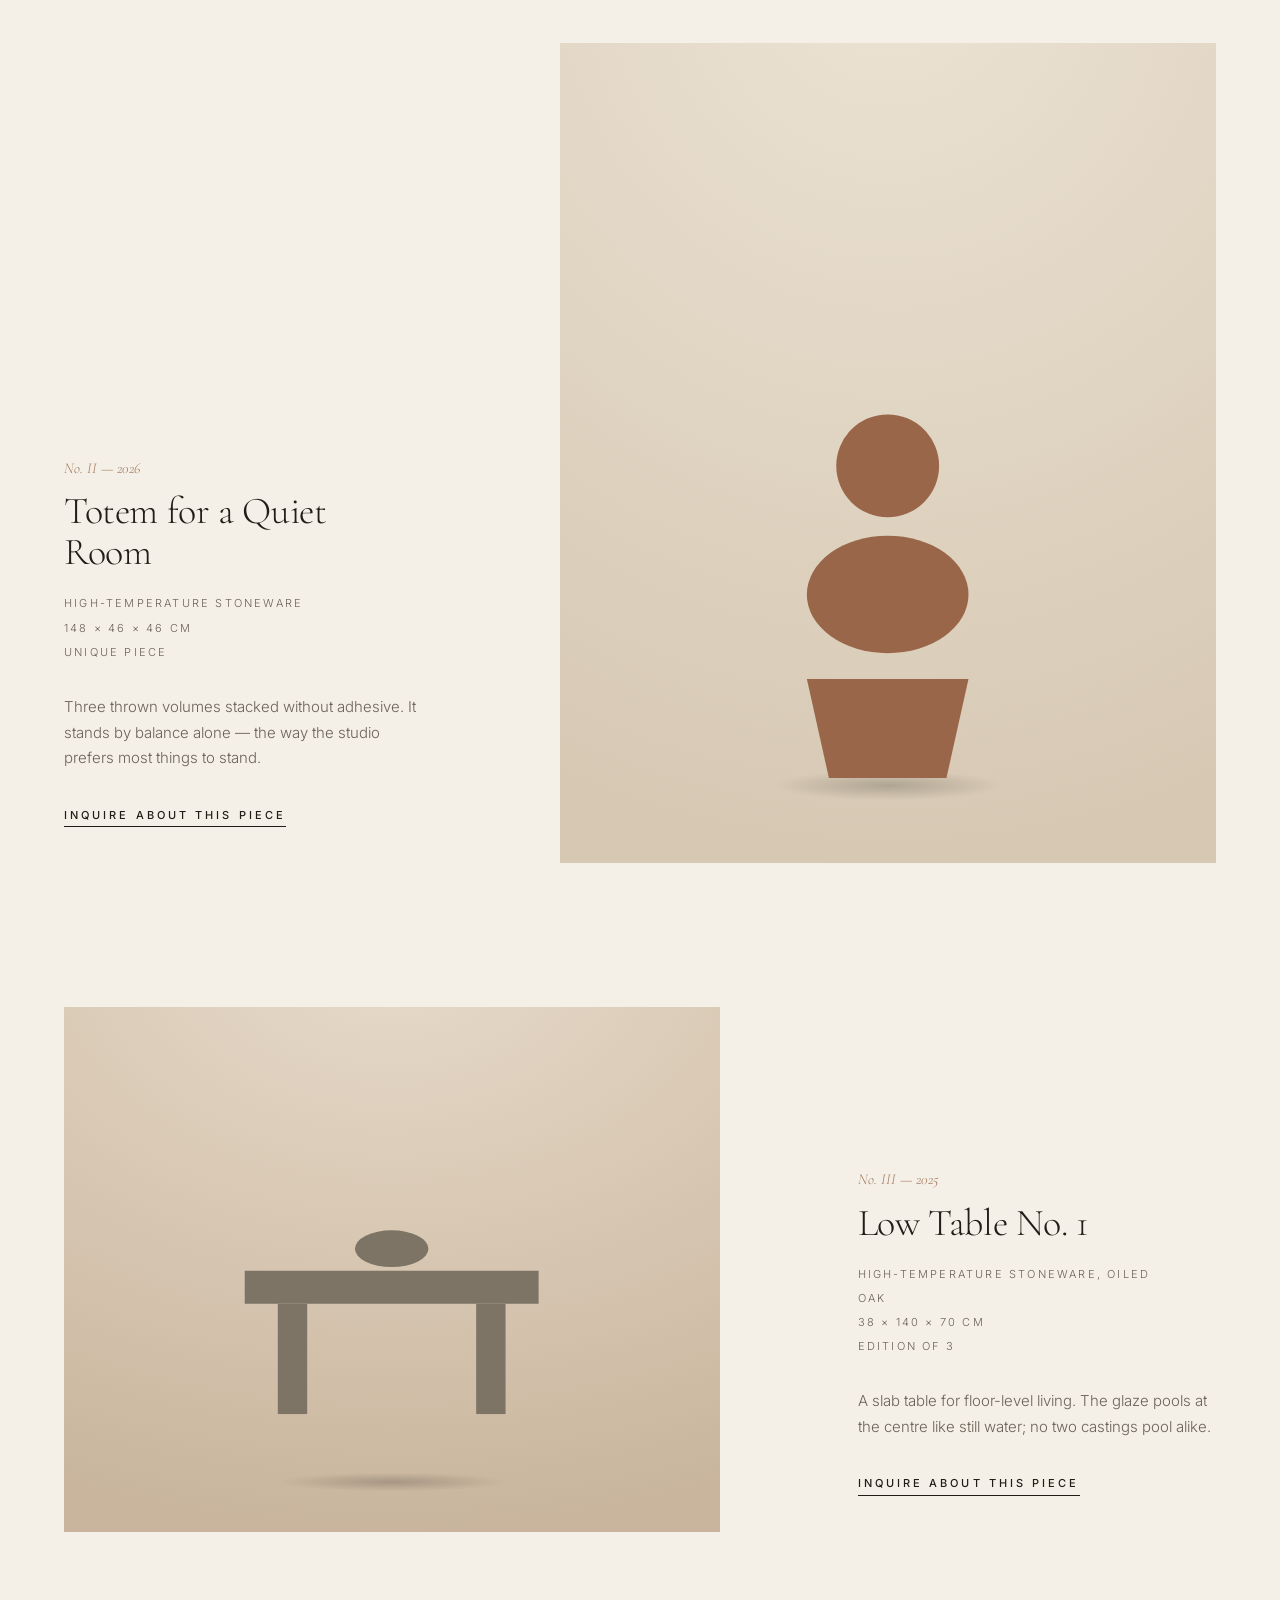
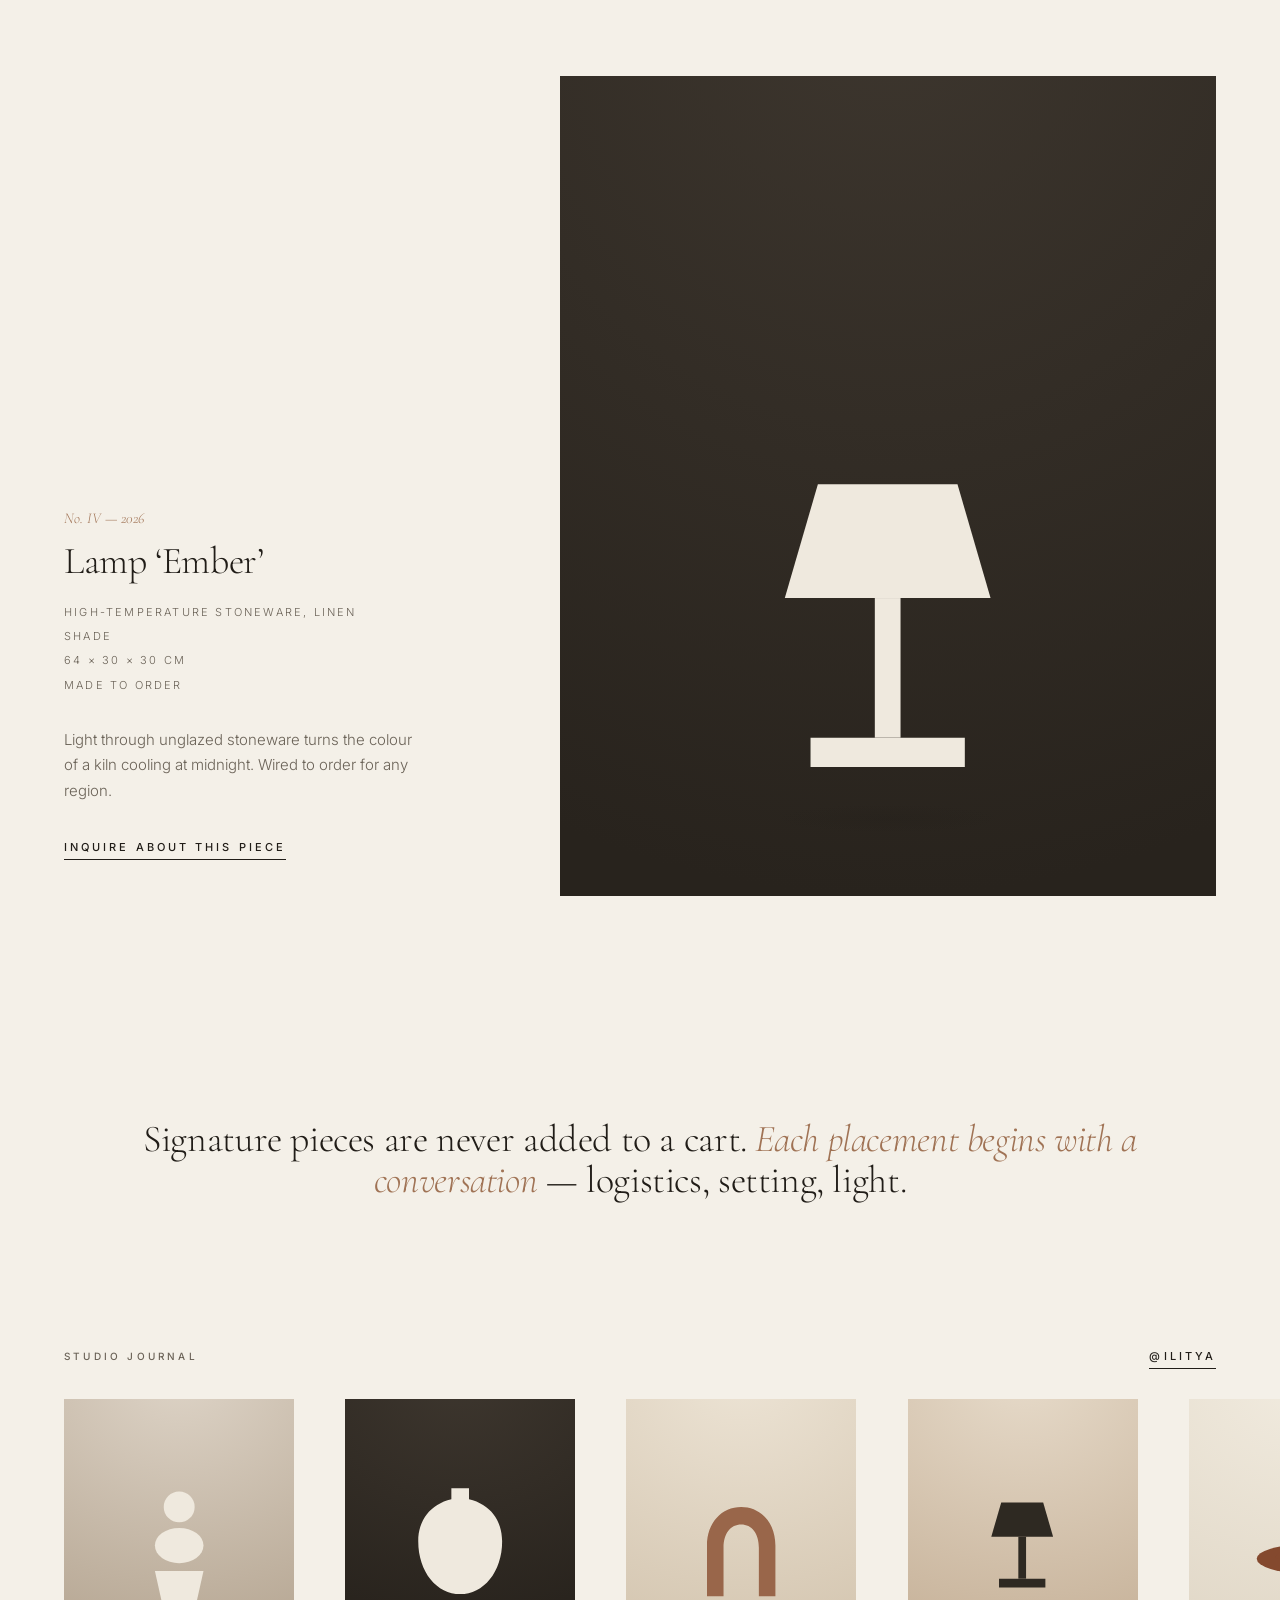
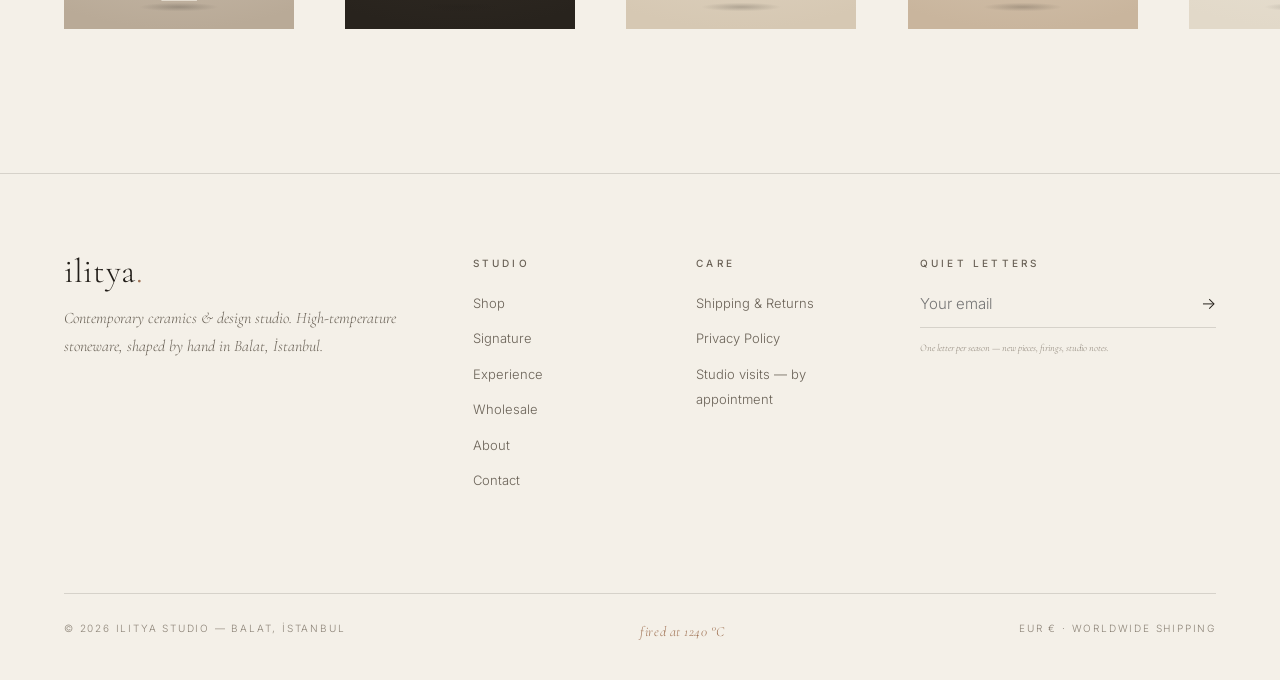
<file: signature.html>
<!DOCTYPE html>
<html lang="en">
<head>
  <meta charset="utf-8">
  <meta name="viewport" content="width=device-width, initial-scale=1">
  <title>Hakan Daşdan Signature — ilitya | Contemporary Ceramics &amp; Design Studio</title>
  <meta name="description" content="The Hakan Daşdan Signature edition — sculptural stoneware daybeds, low tables and lighting. Unique pieces, by inquiry only.">
  <link rel="icon" href="data:image/svg+xml,%3Csvg xmlns='http://www.w3.org/2000/svg' viewBox='0 0 64 64'%3E%3Crect width='64' height='64' rx='14' fill='%23211d18'/%3E%3Ccircle cx='32' cy='17' r='5' fill='%23f4f0e8'/%3E%3Crect x='27' y='29' width='10' height='23' rx='5' fill='%23f4f0e8'/%3E%3C/svg%3E">
  <link rel="preconnect" href="https://fonts.googleapis.com">
  <link rel="preconnect" href="https://fonts.gstatic.com" crossorigin>
  <link href="https://fonts.googleapis.com/css2?family=Cormorant+Garamond:ital,wght@0,300;0,400;0,500;1,300;1,400&family=Inter:wght@300;400;500&display=swap" rel="stylesheet">
  <link rel="stylesheet" href="css/style.css">
</head>
<body>

  <svg width="0" height="0" style="position:absolute" aria-hidden="true">
    <defs>
      <symbol id="v-jar" viewBox="0 0 200 240"><path d="M84 22h32v20c38 9 60 38 60 76 0 56-34 96-76 96s-76-40-76-96c0-38 22-67 60-76z"/></symbol>
      <symbol id="v-bottle" viewBox="0 0 200 240"><path d="M92 12h16v78c28 11 42 36 42 66 0 44-26 74-50 74s-50-30-50-74c0-30 14-55 42-66z"/></symbol>
      <symbol id="v-teapot" viewBox="0 0 200 240"><ellipse cx="98" cy="158" rx="64" ry="52"/><path d="M86 92h24l8 22H78z"/><circle cx="98" cy="84" r="9"/><path d="M156 128l30-20 8 12-28 26z"/><path d="M40 130c-24 8-28 44-2 56l8-13c-14-9-12-28 2-31z"/></symbol>
      <symbol id="v-plate" viewBox="0 0 200 240"><ellipse cx="100" cy="150" rx="86" ry="26"/><ellipse cx="100" cy="146" rx="52" ry="14" opacity=".3"/></symbol>
      <symbol id="v-cup" viewBox="0 0 200 240"><path d="M58 110h84v40c0 28-18 46-42 46s-42-18-42-46z"/><ellipse cx="100" cy="110" rx="42" ry="6" opacity=".3"/></symbol>
      <symbol id="v-arch" viewBox="0 0 200 240"><path d="M38 218v-92c0-42 27-70 62-70s62 28 62 70v92h-30v-88c0-26-13-42-32-42s-32 16-32 42v88z"/></symbol>
      <symbol id="v-totem" viewBox="0 0 200 240"><circle cx="100" cy="56" r="28"/><ellipse cx="100" cy="126" rx="44" ry="32"/><path d="M56 172h88l-12 54H68z"/></symbol>
      <symbol id="v-lamp" viewBox="0 0 200 240"><path d="M62 48h76l18 62H44z"/><rect x="93" y="110" width="14" height="76"/><path d="M58 186h84v16H58z"/></symbol>
      <symbol id="v-table" viewBox="0 0 200 240"><ellipse cx="100" cy="118" rx="20" ry="10"/><path d="M20 130h160v18H20z"/><rect x="38" y="148" width="16" height="60"/><rect x="146" y="148" width="16" height="60"/></symbol>
    </defs>
  </svg>

  <header class="site-header">
    <a class="brand" href="index.html">ilitya<i>.</i></a>
    <nav class="site-nav" aria-label="Primary">
      <a href="shop.html">Shop</a>
      <a href="signature.html" aria-current="page">Signature</a>
      <a href="experience.html">Experience</a>
      <a href="wholesale.html">Wholesale</a>
      <a href="about.html">About</a>
      <a href="contact.html">Contact</a>
    </nav>
    <div class="header-right">
      <button class="lang" aria-label="Dili Türkçe olarak değiştir"><span class="on">EN</span><span class="sep">/</span><span>TR</span></button>
      <a class="bag" href="shop.html" aria-label="Bag, 0 items">Bag<sup>0</sup></a>
      <button class="menu-btn" aria-label="Menu" aria-expanded="false"><span></span><span></span></button>
    </div>
  </header>

  <div class="corner-mark">hakan daşdan — signature</div>

  <main>

    <section class="page-hero wrap">
      <span class="label kicker" data-reveal>Artist edition</span>
      <h1 class="display-l" data-reveal data-delay="100">Hakan Daşdan<br>Signature</h1>
      <p class="lede measure" data-reveal data-delay="200">Sculptural stoneware at the scale of architecture — daybeds, low tables, lighting. Each piece begins as a charcoal sketch and is built once, by one pair of hands. <br><em>Hover a piece to see where it began.</em></p>
    </section>

    <article class="piece">
      <a class="piece-fig" data-cursor="Inquire" href="contact.html" data-reveal>
        <span class="ph r-45 t4 c-ink" role="img" aria-label="hakan-dasdan-arch-stoneware-seating-sculpture-balat-istanbul"><svg viewBox="0 0 200 240" aria-hidden="true"><use href="#v-arch"/></svg></span>
        <span class="sketch" aria-hidden="true"><svg viewBox="0 0 200 240"><use href="#v-arch"/></svg><span class="note">original sketch — charcoal, 2025</span></span>
      </a>
      <div class="piece-meta" data-reveal data-delay="120">
        <span class="num">No. I — 2026</span>
        <h2 class="display-s serif">Arch I</h2>
        <p class="spec">High-temperature stoneware<br>112 × 84 × 36 cm<br>Unique piece</p>
        <p>A seating sculpture fired in two halves and joined cold — the negative space carries as much weight as the clay.</p>
        <a class="lnk" data-cursor="Inquire" href="contact.html">Inquire about this piece</a>
      </div>
    </article>

    <article class="piece alt">
      <a class="piece-fig" data-cursor="Inquire" href="contact.html" data-reveal>
        <span class="ph r-45 t2 c-clay" role="img" aria-label="hakan-dasdan-totem-stoneware-sculpture-quiet-room-istanbul"><svg viewBox="0 0 200 240" aria-hidden="true"><use href="#v-totem"/></svg></span>
        <span class="sketch" aria-hidden="true"><svg viewBox="0 0 200 240"><use href="#v-totem"/></svg><span class="note">original sketch — charcoal, 2025</span></span>
      </a>
      <div class="piece-meta" data-reveal data-delay="120">
        <span class="num">No. II — 2026</span>
        <h2 class="display-s serif">Totem for a Quiet Room</h2>
        <p class="spec">High-temperature stoneware<br>148 × 46 × 46 cm<br>Unique piece</p>
        <p>Three thrown volumes stacked without adhesive. It stands by balance alone — the way the studio prefers most things to stand.</p>
        <a class="lnk" data-cursor="Inquire" href="contact.html">Inquire about this piece</a>
      </div>
    </article>

    <article class="piece">
      <a class="piece-fig" data-cursor="Inquire" href="contact.html" data-reveal>
        <span class="ph r-54 t3 c-stone" role="img" aria-label="hakan-dasdan-low-table-stoneware-furniture-balat"><svg viewBox="0 0 200 240" aria-hidden="true"><use href="#v-table"/></svg></span>
        <span class="sketch" aria-hidden="true"><svg viewBox="0 0 200 240"><use href="#v-table"/></svg><span class="note">original sketch — charcoal, 2024</span></span>
      </a>
      <div class="piece-meta" data-reveal data-delay="120">
        <span class="num">No. III — 2025</span>
        <h2 class="display-s serif">Low Table No. 1</h2>
        <p class="spec">High-temperature stoneware, oiled oak<br>38 × 140 × 70 cm<br>Edition of 3</p>
        <p>A slab table for floor-level living. The glaze pools at the centre like still water; no two castings pool alike.</p>
        <a class="lnk" data-cursor="Inquire" href="contact.html">Inquire about this piece</a>
      </div>
    </article>

    <article class="piece alt">
      <a class="piece-fig" data-cursor="Inquire" href="contact.html" data-reveal>
        <span class="ph r-45 t6 c-bone" role="img" aria-label="hakan-dasdan-ember-stoneware-lamp-custom-lighting-istanbul"><svg viewBox="0 0 200 240" aria-hidden="true"><use href="#v-lamp"/></svg></span>
        <span class="sketch" aria-hidden="true"><svg viewBox="0 0 200 240"><use href="#v-lamp"/></svg><span class="note">original sketch — charcoal, 2025</span></span>
      </a>
      <div class="piece-meta" data-reveal data-delay="120">
        <span class="num">No. IV — 2026</span>
        <h2 class="display-s serif">Lamp ‘Ember’</h2>
        <p class="spec">High-temperature stoneware, linen shade<br>64 × 30 × 30 cm<br>Made to order</p>
        <p>Light through unglazed stoneware turns the colour of a kiln cooling at midnight. Wired to order for any region.</p>
        <a class="lnk" data-cursor="Inquire" href="contact.html">Inquire about this piece</a>
      </div>
    </article>

    <section class="section-tight wrap quote">
      <p class="display-s serif" data-reveal>Signature pieces are never added to a cart. <em>Each placement begins with a conversation</em> — logistics, setting, light.</p>
      <div class="cta-row" style="justify-content:center" data-reveal data-delay="120">
        <a class="lnk" data-cursor="Write" href="contact.html">Start an inquiry</a>
      </div>
    </section>

    <section class="ig">
      <div class="ig-head">
        <span class="label">Studio journal</span>
        <a class="lnk" data-cursor="Open" href="https://instagram.com/ilitya" target="_blank" rel="noopener">@ilitya</a>
      </div>
      <div class="ig-strip">
        <span class="ph t4 c-bone" role="img" aria-label="charcoal-sketch-of-stoneware-totem" data-reveal><svg viewBox="0 0 200 240" aria-hidden="true"><use href="#v-totem"/></svg></span>
        <span class="ph t6 c-bone" role="img" aria-label="kiln-firing-night-1240-degrees-balat" data-reveal data-delay="80"><svg viewBox="0 0 200 240" aria-hidden="true"><use href="#v-jar"/></svg></span>
        <span class="ph t2 c-clay" role="img" aria-label="arch-sculpture-drying-in-balat-studio" data-reveal data-delay="160"><svg viewBox="0 0 200 240" aria-hidden="true"><use href="#v-arch"/></svg></span>
        <span class="ph t3 c-ink" role="img" aria-label="stoneware-lamp-ember-test-lighting" data-reveal data-delay="240"><svg viewBox="0 0 200 240" aria-hidden="true"><use href="#v-lamp"/></svg></span>
        <span class="ph t1 c-rust" role="img" aria-label="glaze-pooling-low-table-detail" data-reveal data-delay="320"><svg viewBox="0 0 200 240" aria-hidden="true"><use href="#v-plate"/></svg></span>
        <span class="ph t2 c-olive" role="img" aria-label="stoneware-carafe-olive-glaze-balat-studio" data-reveal data-delay="400"><svg viewBox="0 0 200 240" aria-hidden="true"><use href="#v-bottle"/></svg></span>
      </div>
    </section>

  </main>

  <footer class="site-footer">
    <div class="footer-grid">
      <div class="footer-brand">
        <a class="brand" href="index.html">ilitya<i>.</i></a>
        <p>Contemporary ceramics &amp; design studio. High-temperature stoneware, shaped by hand in Balat, İstanbul.</p>
      </div>
      <nav class="f-col" aria-label="Studio">
        <span class="label">Studio</span>
        <ul>
          <li><a href="shop.html">Shop</a></li>
          <li><a href="signature.html">Signature</a></li>
          <li><a href="experience.html">Experience</a></li>
          <li><a href="wholesale.html">Wholesale</a></li>
          <li><a href="about.html">About</a></li>
          <li><a href="contact.html">Contact</a></li>
        </ul>
      </nav>
      <nav class="f-col" aria-label="Care">
        <span class="label">Care</span>
        <ul>
          <li><a href="#">Shipping &amp; Returns</a></li>
          <li><a href="#">Privacy Policy</a></li>
          <li><a href="contact.html">Studio visits — by appointment</a></li>
        </ul>
      </nav>
      <div class="newsletter">
        <label class="label" for="nl">Quiet letters</label>
        <form data-proto>
          <div class="nl-row">
            <input id="nl" type="email" placeholder="Your email" required>
            <button aria-label="Subscribe">&rarr;</button>
          </div>
          <small class="form-note">One letter per season — new pieces, firings, studio notes.</small>
        </form>
      </div>
    </div>
    <div class="footer-base">
      <span>© <span data-year>2026</span> ilitya studio — Balat, İstanbul</span>
      <span class="sig">fired at 1240 °C</span>
      <span>EUR € · Worldwide shipping</span>
    </div>
  </footer>

  <script src="js/analytics.js"></script>
  <script src="js/main.js"></script>
</body>
</html>
</file>
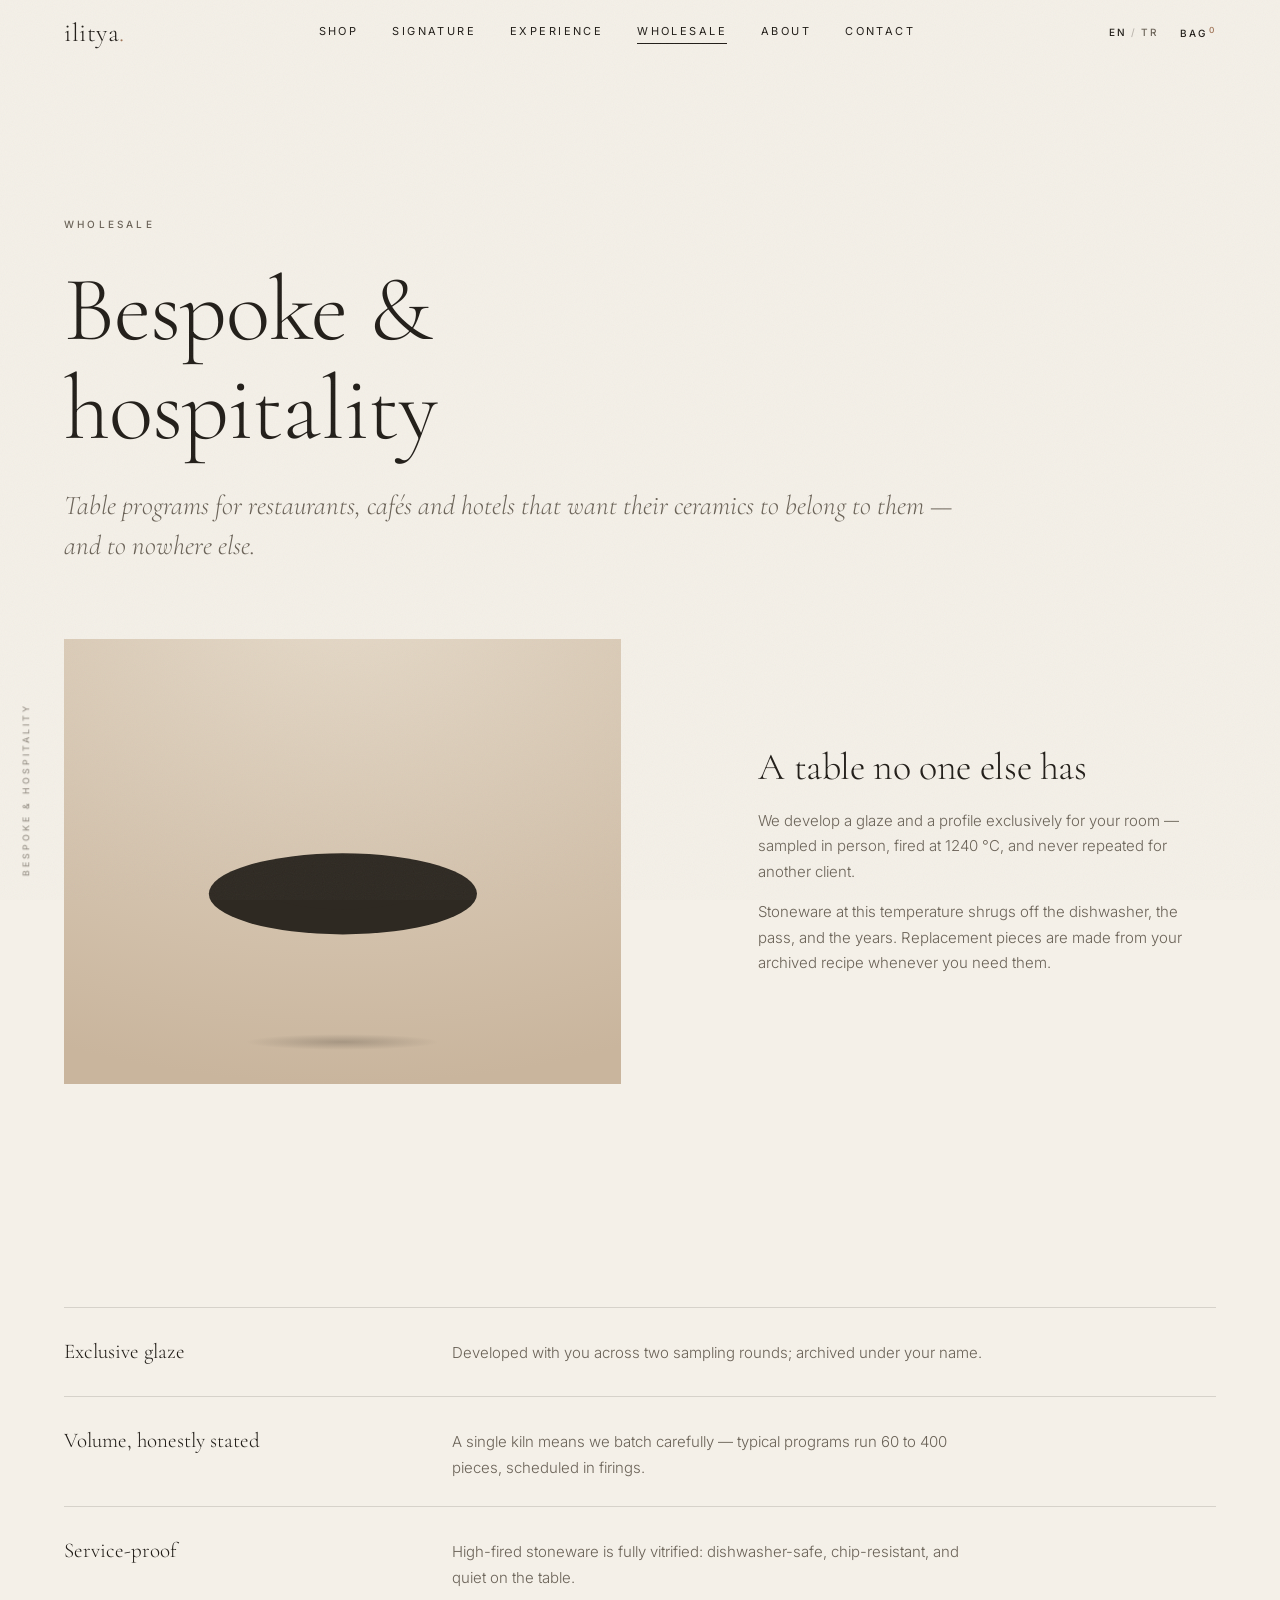
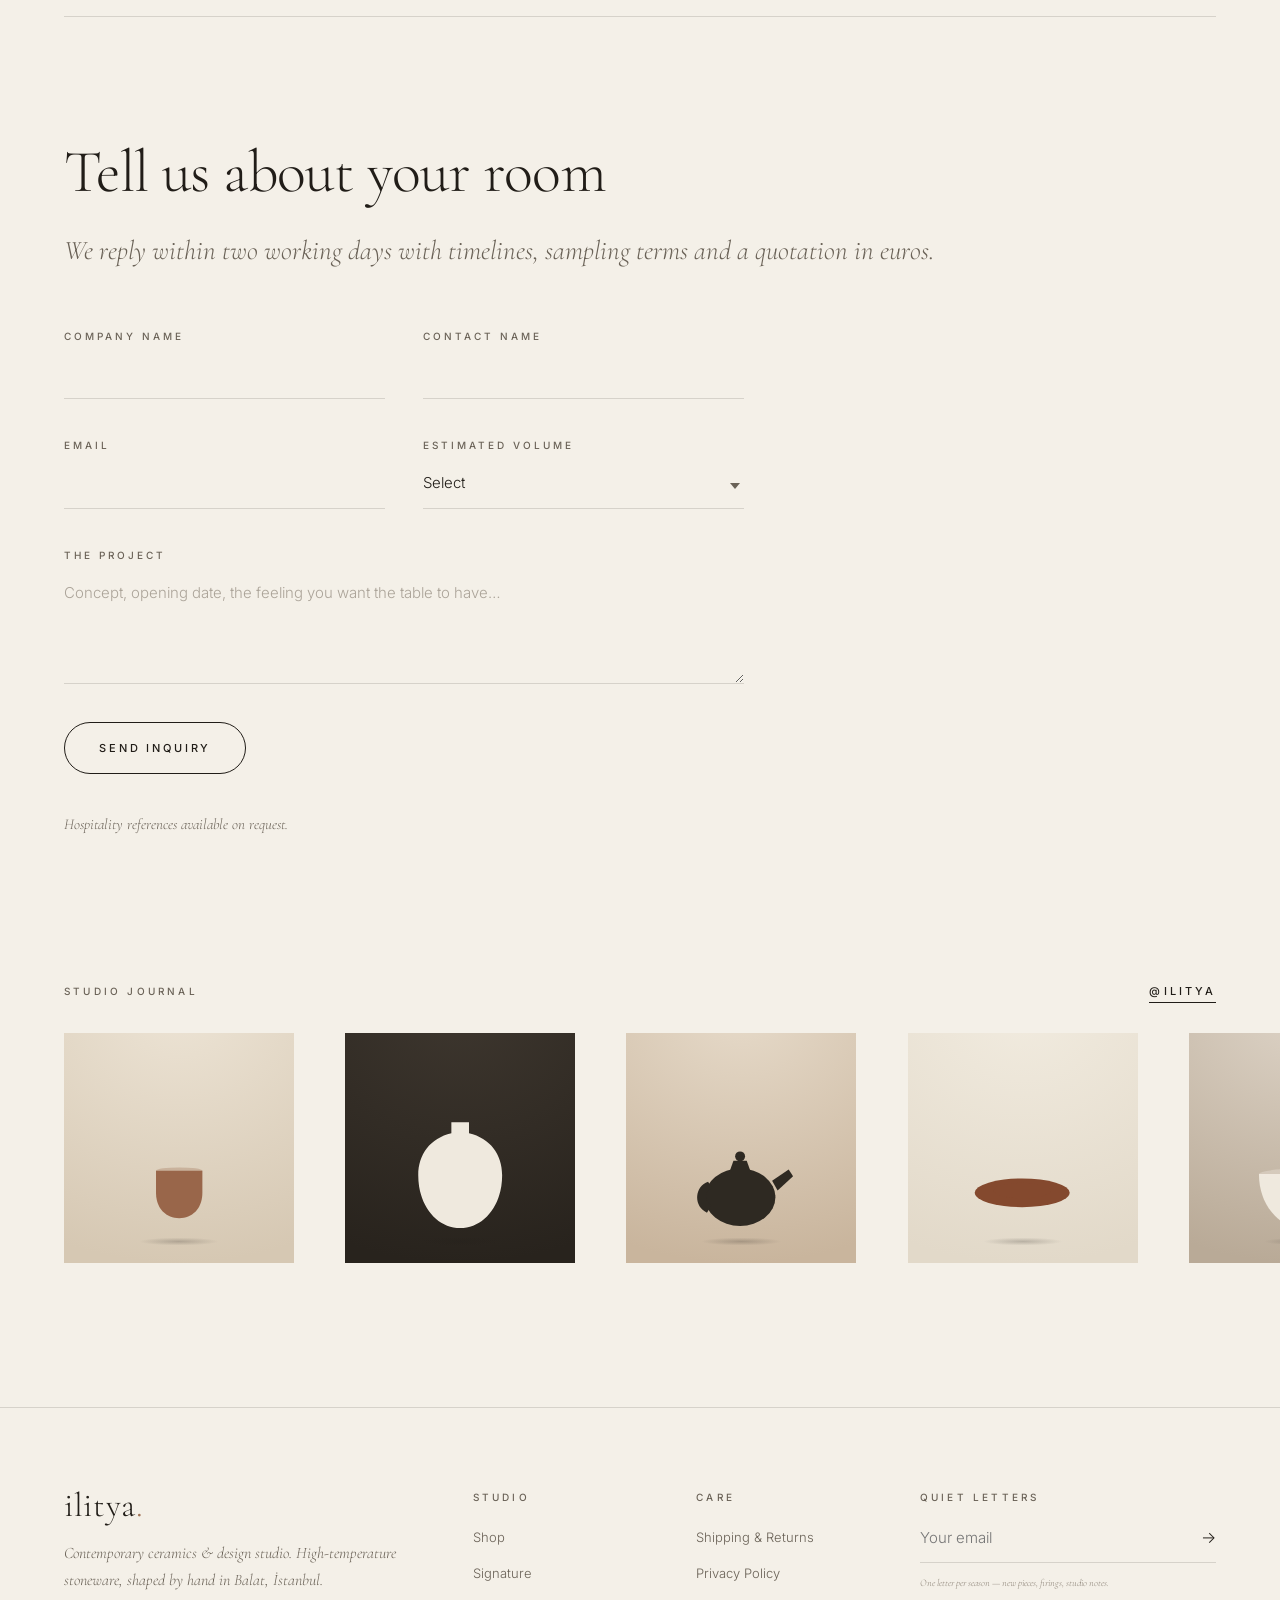
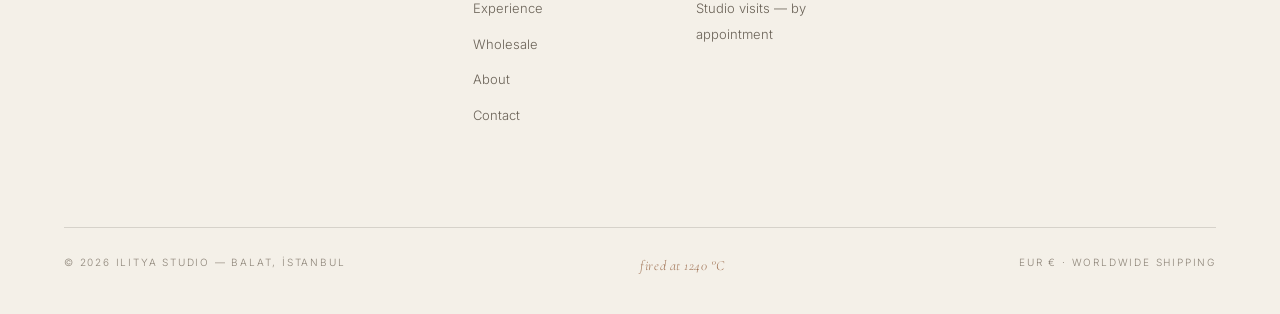
<file: wholesale.html>
<!DOCTYPE html>
<html lang="en">
<head>
  <meta charset="utf-8">
  <meta name="viewport" content="width=device-width, initial-scale=1">
  <title>Wholesale — ilitya | Contemporary Ceramics &amp; Design Studio</title>
  <meta name="description" content="Bespoke stoneware for restaurants, cafés and hotels. Custom glazes and table programs from the ilitya studio in Balat, İstanbul.">
  <link rel="icon" href="data:image/svg+xml,%3Csvg xmlns='http://www.w3.org/2000/svg' viewBox='0 0 64 64'%3E%3Crect width='64' height='64' rx='14' fill='%23211d18'/%3E%3Ccircle cx='32' cy='17' r='5' fill='%23f4f0e8'/%3E%3Crect x='27' y='29' width='10' height='23' rx='5' fill='%23f4f0e8'/%3E%3C/svg%3E">
  <link rel="preconnect" href="https://fonts.googleapis.com">
  <link rel="preconnect" href="https://fonts.gstatic.com" crossorigin>
  <link href="https://fonts.googleapis.com/css2?family=Cormorant+Garamond:ital,wght@0,300;0,400;0,500;1,300;1,400&family=Inter:wght@300;400;500&display=swap" rel="stylesheet">
  <link rel="stylesheet" href="css/style.css">
</head>
<body>

  <svg width="0" height="0" style="position:absolute" aria-hidden="true">
    <defs>
      <symbol id="v-jar" viewBox="0 0 200 240"><path d="M84 22h32v20c38 9 60 38 60 76 0 56-34 96-76 96s-76-40-76-96c0-38 22-67 60-76z"/></symbol>
      <symbol id="v-bottle" viewBox="0 0 200 240"><path d="M92 12h16v78c28 11 42 36 42 66 0 44-26 74-50 74s-50-30-50-74c0-30 14-55 42-66z"/></symbol>
      <symbol id="v-bowl" viewBox="0 0 200 240"><path d="M18 116h164c0 56-36 98-82 98s-82-42-82-98z"/><ellipse cx="100" cy="116" rx="82" ry="10" opacity=".35"/></symbol>
      <symbol id="v-cup" viewBox="0 0 200 240"><path d="M58 110h84v40c0 28-18 46-42 46s-42-18-42-46z"/><ellipse cx="100" cy="110" rx="42" ry="6" opacity=".3"/></symbol>
      <symbol id="v-teapot" viewBox="0 0 200 240"><ellipse cx="98" cy="158" rx="64" ry="52"/><path d="M86 92h24l8 22H78z"/><circle cx="98" cy="84" r="9"/><path d="M156 128l30-20 8 12-28 26z"/><path d="M40 130c-24 8-28 44-2 56l8-13c-14-9-12-28 2-31z"/></symbol>
      <symbol id="v-plate" viewBox="0 0 200 240"><ellipse cx="100" cy="150" rx="86" ry="26"/><ellipse cx="100" cy="146" rx="52" ry="14" opacity=".3"/></symbol>
    </defs>
  </svg>

  <header class="site-header">
    <a class="brand" href="index.html">ilitya<i>.</i></a>
    <nav class="site-nav" aria-label="Primary">
      <a href="shop.html">Shop</a>
      <a href="signature.html">Signature</a>
      <a href="experience.html">Experience</a>
      <a href="wholesale.html" aria-current="page">Wholesale</a>
      <a href="about.html">About</a>
      <a href="contact.html">Contact</a>
    </nav>
    <div class="header-right">
      <button class="lang" aria-label="Dili Türkçe olarak değiştir"><span class="on">EN</span><span class="sep">/</span><span>TR</span></button>
      <a class="bag" href="shop.html" aria-label="Bag, 0 items">Bag<sup>0</sup></a>
      <button class="menu-btn" aria-label="Menu" aria-expanded="false"><span></span><span></span></button>
    </div>
  </header>

  <div class="corner-mark">bespoke &amp; hospitality</div>

  <main>

    <section class="page-hero wrap">
      <span class="label kicker" data-reveal>Wholesale</span>
      <h1 class="display-l" data-reveal data-delay="100">Bespoke &amp;<br>hospitality</h1>
      <p class="lede measure" data-reveal data-delay="200">Table programs for restaurants, cafés and hotels that want their ceramics to belong to them — and to nowhere else.</p>
    </section>

    <div class="ed-row">
      <div class="ed-fig" data-reveal>
        <span class="ph r-54 t3 c-ink" role="img" aria-label="bespoke-stoneware-table-setting-restaurant-program"><svg viewBox="0 0 200 240" aria-hidden="true"><use href="#v-plate"/></svg></span>
      </div>
      <div class="ed-copy" data-reveal data-delay="120">
        <h2 class="display-s serif">A table no one else has</h2>
        <p>We develop a glaze and a profile exclusively for your room — sampled in person, fired at 1240&nbsp;°C, and never repeated for another client.</p>
        <p>Stoneware at this temperature shrugs off the dishwasher, the pass, and the years. Replacement pieces are made from your archived recipe whenever you need them.</p>
      </div>
    </div>

    <section class="section-tight wrap">
      <div class="facts" data-reveal>
        <div class="fact">
          <span class="f-t">Exclusive glaze</span>
          <span class="f-d">Developed with you across two sampling rounds; archived under your name.</span>
        </div>
        <div class="fact">
          <span class="f-t">Volume, honestly stated</span>
          <span class="f-d">A single kiln means we batch carefully — typical programs run 60 to 400 pieces, scheduled in firings.</span>
        </div>
        <div class="fact">
          <span class="f-t">Service-proof</span>
          <span class="f-d">High-fired stoneware is fully vitrified: dishwasher-safe, chip-resistant, and quiet on the table.</span>
        </div>
      </div>
    </section>

    <section class="section wrap" style="padding-top:0">
      <span class="label kicker" data-reveal>Corporate inquiry</span>
      <h2 class="display-m serif" data-reveal>Tell us about your room</h2>
      <p class="lede measure" data-reveal data-delay="100" style="margin:26px 0 56px">We reply within two working days with timelines, sampling terms and a quotation in euros.</p>
      <form class="form" data-proto data-reveal data-delay="150">
        <div class="field-row">
          <div class="field">
            <label for="w-company">Company name</label>
            <input id="w-company" type="text" autocomplete="organization" required>
          </div>
          <div class="field">
            <label for="w-contact">Contact name</label>
            <input id="w-contact" type="text" autocomplete="name" required>
          </div>
        </div>
        <div class="field-row">
          <div class="field">
            <label for="w-email">Email</label>
            <input id="w-email" type="email" autocomplete="email" required>
          </div>
          <div class="field">
            <label for="w-volume">Estimated volume</label>
            <select id="w-volume" required>
              <option value="" selected disabled>Select</option>
              <option>Under 60 pieces</option>
              <option>60 – 150 pieces</option>
              <option>150 – 400 pieces</option>
              <option>Over 400 pieces</option>
            </select>
          </div>
        </div>
        <div class="field">
          <label for="w-msg">The project</label>
          <textarea id="w-msg" placeholder="Concept, opening date, the feeling you want the table to have…"></textarea>
        </div>
        <button class="submit" type="submit" data-cursor="Send">Send inquiry</button>
        <p class="form-note">Hospitality references available on request.</p>
      </form>
    </section>

    <section class="ig">
      <div class="ig-head">
        <span class="label">Studio journal</span>
        <a class="lnk" data-cursor="Open" href="https://instagram.com/ilitya" target="_blank" rel="noopener">@ilitya</a>
      </div>
      <div class="ig-strip">
        <span class="ph t2 c-clay" role="img" aria-label="glaze-sampling-round-for-restaurant-client" data-reveal><svg viewBox="0 0 200 240" aria-hidden="true"><use href="#v-cup"/></svg></span>
        <span class="ph t6 c-bone" role="img" aria-label="kiln-firing-night-1240-degrees-balat" data-reveal data-delay="80"><svg viewBox="0 0 200 240" aria-hidden="true"><use href="#v-jar"/></svg></span>
        <span class="ph t3 c-ink" role="img" aria-label="bespoke-teapot-profile-for-hotel-program" data-reveal data-delay="160"><svg viewBox="0 0 200 240" aria-hidden="true"><use href="#v-teapot"/></svg></span>
        <span class="ph t1 c-rust" role="img" aria-label="dinner-service-batch-drying-balat-studio" data-reveal data-delay="240"><svg viewBox="0 0 200 240" aria-hidden="true"><use href="#v-plate"/></svg></span>
        <span class="ph t4 c-bone" role="img" aria-label="serving-bowls-stacked-after-final-firing" data-reveal data-delay="320"><svg viewBox="0 0 200 240" aria-hidden="true"><use href="#v-bowl"/></svg></span>
        <span class="ph t2 c-olive" role="img" aria-label="stoneware-carafe-olive-glaze-balat-studio" data-reveal data-delay="400"><svg viewBox="0 0 200 240" aria-hidden="true"><use href="#v-bottle"/></svg></span>
      </div>
    </section>

  </main>

  <footer class="site-footer">
    <div class="footer-grid">
      <div class="footer-brand">
        <a class="brand" href="index.html">ilitya<i>.</i></a>
        <p>Contemporary ceramics &amp; design studio. High-temperature stoneware, shaped by hand in Balat, İstanbul.</p>
      </div>
      <nav class="f-col" aria-label="Studio">
        <span class="label">Studio</span>
        <ul>
          <li><a href="shop.html">Shop</a></li>
          <li><a href="signature.html">Signature</a></li>
          <li><a href="experience.html">Experience</a></li>
          <li><a href="wholesale.html">Wholesale</a></li>
          <li><a href="about.html">About</a></li>
          <li><a href="contact.html">Contact</a></li>
        </ul>
      </nav>
      <nav class="f-col" aria-label="Care">
        <span class="label">Care</span>
        <ul>
          <li><a href="#">Shipping &amp; Returns</a></li>
          <li><a href="#">Privacy Policy</a></li>
          <li><a href="contact.html">Studio visits — by appointment</a></li>
        </ul>
      </nav>
      <div class="newsletter">
        <label class="label" for="nl">Quiet letters</label>
        <form data-proto>
          <div class="nl-row">
            <input id="nl" type="email" placeholder="Your email" required>
            <button aria-label="Subscribe">&rarr;</button>
          </div>
          <small class="form-note">One letter per season — new pieces, firings, studio notes.</small>
        </form>
      </div>
    </div>
    <div class="footer-base">
      <span>© <span data-year>2026</span> ilitya studio — Balat, İstanbul</span>
      <span class="sig">fired at 1240 °C</span>
      <span>EUR € · Worldwide shipping</span>
    </div>
  </footer>

  <script src="js/analytics.js"></script>
  <script src="js/main.js"></script>
</body>
</html>
</file>
<file: css/style.css>
/* ============================================================
   ilitya — contemporary ceramics & design studio
   Japandi / quiet luxury · mobile-first prototype stylesheet
   ============================================================ */

:root {
  --bone: #f4f0e8;
  --bone-2: #ece6da;
  --paper: #f1ece1;
  --ink: #211d18;
  --ink-soft: #6a6257;
  --clay: #a07355;
  --stone: #8d8478;
  --line: rgba(33, 29, 24, 0.14);

  --serif: "Cormorant Garamond", "Times New Roman", Georgia, serif;
  --sans: "Inter", system-ui, -apple-system, sans-serif;

  --ease: cubic-bezier(0.22, 0.61, 0.21, 1);
  --gutter: clamp(20px, 5vw, 72px);
  --section: clamp(96px, 16vh, 200px);
}

/* ---------- reset ---------- */

*, *::before, *::after { box-sizing: border-box; margin: 0; padding: 0; }

html {
  scroll-behavior: smooth;
  -webkit-text-size-adjust: 100%;
}

body {
  font-family: var(--sans);
  font-weight: 300;
  font-size: 15px;
  line-height: 1.7;
  color: var(--ink);
  background: var(--bone);
  -webkit-font-smoothing: antialiased;
  overflow-x: hidden;
}

/* film-grain wash over everything */
body::after {
  content: "";
  position: fixed;
  inset: 0;
  z-index: 200;
  pointer-events: none;
  opacity: 0.05;
  background-image: url("data:image/svg+xml,%3Csvg xmlns='http://www.w3.org/2000/svg' width='160' height='160'%3E%3Cfilter id='n'%3E%3CfeTurbulence type='fractalNoise' baseFrequency='0.9' numOctaves='2'/%3E%3C/filter%3E%3Crect width='160' height='160' filter='url(%23n)'/%3E%3C/svg%3E");
}

img, svg, video { display: block; max-width: 100%; }

a {
  color: inherit;
  text-decoration: none;
}

button {
  font: inherit;
  color: inherit;
  background: none;
  border: 0;
  cursor: pointer;
}

::selection { background: var(--clay); color: var(--bone); }

/* ---------- type ---------- */

h1, h2, h3, .serif {
  font-family: var(--serif);
  font-weight: 300;
  line-height: 1.08;
  letter-spacing: -0.01em;
}

.display-xl { font-size: clamp(44px, 11vw, 130px); }
.display-l  { font-size: clamp(36px, 7.5vw, 92px); }
.display-m  { font-size: clamp(28px, 5vw, 60px); }
.display-s  { font-size: clamp(22px, 3.4vw, 38px); }

.label {
  font-family: var(--sans);
  font-size: 10px;
  font-weight: 500;
  letter-spacing: 0.32em;
  text-transform: uppercase;
  color: var(--ink-soft);
}

.lede {
  font-family: var(--serif);
  font-size: clamp(19px, 2.6vw, 27px);
  font-style: italic;
  line-height: 1.5;
  color: var(--ink-soft);
}

.measure { max-width: 34em; }

/* animated underline link */
.lnk {
  position: relative;
  display: inline-block;
  padding-bottom: 3px;
  font-size: 11px;
  font-weight: 500;
  letter-spacing: 0.28em;
  text-transform: uppercase;
}
.lnk::after {
  content: "";
  position: absolute;
  left: 0; bottom: 0;
  width: 100%; height: 1px;
  background: currentColor;
  transform-origin: left;
  transition: transform 0.5s var(--ease);
}
.lnk:hover::after { transform: scaleX(0.4); }

/* ---------- layout primitives ---------- */

.wrap { padding-left: var(--gutter); padding-right: var(--gutter); }
.section { padding-top: var(--section); padding-bottom: var(--section); }
.section-tight { padding-top: calc(var(--section) * 0.55); padding-bottom: calc(var(--section) * 0.55); }

.kicker { display: block; margin-bottom: clamp(20px, 3vh, 36px); }

hr.quiet {
  border: 0;
  border-top: 1px solid var(--line);
  margin: 0 var(--gutter);
}

/* ---------- header ---------- */

.site-header {
  position: fixed;
  top: 0; left: 0; right: 0;
  z-index: 100;
  display: flex;
  align-items: center;
  justify-content: space-between;
  gap: 24px;
  padding: 20px var(--gutter);
  transition: background 0.5s var(--ease), padding 0.5s var(--ease), box-shadow 0.5s var(--ease), color 0.5s var(--ease);
}

/* header over a dark hero (home): light text until scrolled or the
   light menu overlay opens, then back to ink */
.site-header.on-dark:not(.is-scrolled) { color: var(--bone); }
.site-header.on-dark:not(.is-scrolled) .lang { color: color-mix(in srgb, var(--bone) 65%, transparent); }
.site-header.on-dark:not(.is-scrolled) .lang .on { color: var(--bone); }
.nav-open .site-header.on-dark:not(.is-scrolled) { color: var(--ink); }
.nav-open .site-header.on-dark:not(.is-scrolled) .lang { color: var(--ink-soft); }
.nav-open .site-header.on-dark:not(.is-scrolled) .lang .on { color: var(--ink); }
.site-header.is-scrolled {
  padding-top: 12px;
  padding-bottom: 12px;
}

/* frosted bar lives on a pseudo-element: backdrop-filter on the header
   itself would turn it into the containing block for the fixed-position
   mobile nav overlay, pinning the overlay to the header strip */
.site-header::before {
  content: "";
  position: absolute;
  inset: 0;
  z-index: -1;
  background: color-mix(in srgb, var(--bone) 88%, transparent);
  -webkit-backdrop-filter: blur(14px);
  backdrop-filter: blur(14px);
  opacity: 0;
  transition: opacity 0.5s var(--ease);
}
.site-header.is-scrolled::before { opacity: 1; }

.brand {
  font-family: var(--serif);
  font-size: 26px;
  letter-spacing: 0.02em;
  line-height: 1;
}
.brand i {
  font-style: normal;
  color: var(--clay);
}

.site-nav { display: none; }

.header-right {
  display: flex;
  align-items: center;
  gap: 22px;
}

.lang {
  font-size: 10px;
  font-weight: 500;
  letter-spacing: 0.2em;
  color: var(--ink-soft);
}
.lang .on { color: var(--ink); }
.lang .sep { margin: 0 4px; opacity: 0.4; }

.bag {
  font-size: 10px;
  font-weight: 500;
  letter-spacing: 0.2em;
  text-transform: uppercase;
}
.bag sup { color: var(--clay); margin-left: 2px; }

.menu-btn {
  position: relative;
  z-index: 110;
  width: 30px;
  height: 16px;
  display: grid;
  align-content: space-between;
}
.menu-btn span {
  display: block;
  height: 1px;
  background: currentColor;
  transition: transform 0.45s var(--ease), background 0.5s var(--ease);
  transform-origin: center;
}
.nav-open .menu-btn span:first-child { transform: translateY(7.5px) rotate(45deg); }
.nav-open .menu-btn span:last-child  { transform: translateY(-7.5px) rotate(-45deg); }

/* mobile nav overlay */
@media (max-width: 919px) {
  .site-nav {
    position: fixed;
    inset: 0;
    z-index: 105;
    display: flex;
    flex-direction: column;
    justify-content: center;
    gap: 6px;
    padding: 0 var(--gutter);
    background: var(--bone);
    opacity: 0;
    visibility: hidden;
    transition: opacity 0.5s var(--ease), visibility 0.5s;
  }
  .nav-open .site-nav { opacity: 1; visibility: visible; }
  .site-nav a {
    font-family: var(--serif);
    font-size: clamp(34px, 9vw, 52px);
    line-height: 1.25;
    opacity: 0;
    transform: translateY(18px);
    transition: opacity 0.6s var(--ease), transform 0.6s var(--ease);
  }
  .nav-open .site-nav a { opacity: 1; transform: none; }
  .nav-open .site-nav a:nth-child(2) { transition-delay: 0.05s; }
  .nav-open .site-nav a:nth-child(3) { transition-delay: 0.1s; }
  .nav-open .site-nav a:nth-child(4) { transition-delay: 0.15s; }
  .nav-open .site-nav a:nth-child(5) { transition-delay: 0.2s; }
  .nav-open .site-nav a:nth-child(6) { transition-delay: 0.25s; }
  .site-nav a[aria-current="page"] { color: var(--clay); }
  .nav-open { overflow: hidden; }
}

@media (min-width: 920px) {
  .menu-btn { display: none; }
  .site-nav {
    display: flex;
    gap: 34px;
  }
  .site-nav a {
    font-size: 11px;
    font-weight: 400;
    letter-spacing: 0.22em;
    text-transform: uppercase;
    position: relative;
    padding-bottom: 3px;
  }
  .site-nav a::after {
    content: "";
    position: absolute;
    left: 0; bottom: 0;
    width: 100%; height: 1px;
    background: currentColor;
    transform: scaleX(0);
    transform-origin: left;
    transition: transform 0.4s var(--ease);
  }
  .site-nav a:hover::after,
  .site-nav a[aria-current="page"]::after { transform: scaleX(1); }
}

/* corner signature mark (de cotiis nod) — desktop only */
.corner-mark {
  position: fixed;
  left: 18px;
  bottom: 24px;
  z-index: 90;
  display: none;
  writing-mode: vertical-rl;
  transform: rotate(180deg);
  font-size: 9px;
  font-weight: 500;
  letter-spacing: 0.34em;
  text-transform: uppercase;
  color: var(--ink-soft);
  opacity: 0.65;
}
@media (min-width: 1100px) { .corner-mark { display: block; } }

/* ---------- custom cursor ---------- */

.cursor {
  position: fixed;
  top: 0; left: 0;
  z-index: 300;
  pointer-events: none;
  display: none;
}
.has-cursor .cursor { display: block; will-change: transform; }
.cursor-trail {
  position: absolute;
  top: 0; left: 0;
  will-change: transform;
}
.cursor-dot {
  position: absolute;
  top: -4px; left: -4px;
  width: 8px; height: 8px;
  border-radius: 50%;
  background: var(--ink);
  opacity: 0.85;
  transition: transform 0.4s var(--ease), opacity 0.4s;
}
.cursor.is-hover .cursor-dot { transform: scale(2.2); opacity: 0.55; }
.cursor-label {
  position: absolute;
  top: 14px; left: 14px;
  padding: 9px 16px;
  border-radius: 99px;
  background: var(--ink);
  color: var(--bone);
  font-size: 10px;
  font-weight: 500;
  letter-spacing: 0.26em;
  text-transform: uppercase;
  white-space: nowrap;
  opacity: 0;
  transform: scale(0.7);
  transform-origin: top left;
  transition: opacity 0.35s var(--ease), transform 0.35s var(--ease);
}
.cursor.has-label .cursor-label { opacity: 1; transform: scale(1); }
.cursor.has-label .cursor-dot { transform: scale(0); }

/* the dot replaces the native cursor entirely; only the
   text I-beam survives, inside form fields */
.has-cursor,
.has-cursor * { cursor: none; }
.has-cursor input,
.has-cursor textarea { cursor: text; }

/* hidden until the pointer first moves, and when it leaves the window */
.cursor { opacity: 0; transition: opacity 0.3s; }
.cursor.is-active { opacity: 1; }

/* ---------- reveal on scroll ---------- */

.js [data-reveal] {
  opacity: 0;
  transform: translateY(34px);
  transition: opacity 1s var(--ease), transform 1s var(--ease);
}
.js [data-reveal].is-in {
  opacity: 1;
  transform: none;
}

@media (prefers-reduced-motion: reduce) {
  html { scroll-behavior: auto; }
  *, *::before, *::after { animation: none !important; transition: none !important; }
  .js [data-reveal] { opacity: 1; transform: none; }
}

/* ---------- hero (home) ---------- */

.hero {
  position: relative;
  min-height: 100svh;
  display: grid;
  align-content: end;
  padding: 0 var(--gutter) clamp(40px, 8vh, 90px);
  overflow: hidden;
  color: var(--bone);
}

/* stand-in for the silent slow-motion studio film —
   replace .hero-media contents with a real <video muted autoplay loop playsinline> */
.hero-media {
  position: absolute;
  inset: 0;
  background: #2b2620;
}
.hero-media .layer {
  position: absolute;
  inset: -12%;
}
.hero-media .l1 {
  background:
    radial-gradient(60% 80% at 22% 30%, rgba(160, 115, 85, 0.55), transparent 65%),
    radial-gradient(70% 90% at 78% 75%, rgba(141, 132, 120, 0.4), transparent 60%),
    linear-gradient(160deg, #38312a 0%, #241f1a 55%, #2e2822 100%);
  animation: drift 26s var(--ease) infinite alternate;
}
.hero-media .l2 {
  background:
    radial-gradient(40% 55% at 60% 40%, rgba(244, 240, 232, 0.10), transparent 70%),
    radial-gradient(35% 45% at 35% 70%, rgba(160, 115, 85, 0.22), transparent 65%);
  animation: drift 34s var(--ease) infinite alternate-reverse;
}
@keyframes drift {
  from { transform: translate3d(-2.5%, -1.5%, 0) scale(1.04); }
  to   { transform: translate3d(2.5%, 2%, 0) scale(1.1); }
}
.hero-media::after {
  content: "";
  position: absolute;
  inset: 0;
  background: linear-gradient(to top, rgba(26, 22, 18, 0.55), transparent 45%);
}

.hero-inner { position: relative; }

.hero .film-note {
  position: absolute;
  top: clamp(90px, 14vh, 140px);
  right: var(--gutter);
  display: flex;
  align-items: center;
  gap: 10px;
  font-size: 9px;
  letter-spacing: 0.3em;
  text-transform: uppercase;
  opacity: 0.6;
}
.hero .film-note::before {
  content: "";
  width: 6px; height: 6px;
  border-radius: 50%;
  background: currentColor;
  animation: pulse 2.4s ease-in-out infinite;
}
@keyframes pulse { 50% { opacity: 0.25; } }

.hero h1 {
  font-size: clamp(64px, 16vw, 210px);
  line-height: 0.9;
  letter-spacing: -0.02em;
  margin-left: -0.04em;
}
.hero .hero-line {
  margin-top: clamp(18px, 3vh, 30px);
  max-width: 24em;
  font-size: clamp(14px, 1.6vw, 17px);
  font-weight: 300;
  opacity: 0.85;
}
.hero .label { color: inherit; opacity: 0.7; }

.scroll-hint {
  position: absolute;
  bottom: clamp(40px, 8vh, 90px);
  right: var(--gutter);
  width: 1px;
  height: 64px;
  background: rgba(244, 240, 232, 0.4);
  overflow: hidden;
  display: none;
}
.scroll-hint::after {
  content: "";
  position: absolute;
  inset: 0;
  background: var(--bone);
  animation: hint 2.2s var(--ease) infinite;
}
@keyframes hint {
  from { transform: translateY(-100%); }
  to   { transform: translateY(100%); }
}
@media (min-width: 920px) { .scroll-hint { display: block; } }

/* subpage hero (text only) */
.page-hero {
  padding-top: clamp(140px, 24vh, 260px);
  padding-bottom: clamp(40px, 8vh, 90px);
}
.page-hero p {
  margin-top: clamp(20px, 3vh, 34px);
}

/* ---------- placeholder "photography" ---------- */
/* toned grounds with vessel silhouettes — swap for real images later */

.ph {
  position: relative;
  overflow: hidden;
  display: grid;
  place-items: end center;
  background:
    radial-gradient(130% 110% at 50% -10%, var(--ph-hi, #efe9dd), var(--ph-bg, #ddd2c2));
}
.ph::before {
  /* soft ground shadow under the piece */
  content: "";
  position: absolute;
  bottom: 7%;
  left: 50%;
  width: 48%;
  height: 5%;
  transform: translateX(-50%);
  border-radius: 50%;
  background: radial-gradient(50% 50% at 50% 50%, rgba(33, 29, 24, 0.22), transparent 72%);
}
.ph svg {
  position: relative;
  width: var(--ph-size, 56%);
  height: auto;
  margin-bottom: 9%;
  color: var(--ph-fill, #2e2922);
  fill: currentColor;
  transition: transform 1.1s var(--ease);
}
a:hover .ph svg,
.ph:hover svg { transform: translateY(-8px); }

/* tonal grounds */
.ph.t1 { --ph-hi: #f1ebdf; --ph-bg: #e2d9c9; }
.ph.t2 { --ph-hi: #ece3d4; --ph-bg: #d6c8b3; }
.ph.t3 { --ph-hi: #e6dac9; --ph-bg: #c9b59d; }
.ph.t4 { --ph-hi: #ddd3c6; --ph-bg: #b9aa97; }
.ph.t5 { --ph-hi: #d8d2c8; --ph-bg: #aaa294; }
.ph.t6 { --ph-hi: #3d362e; --ph-bg: #28231d; }

/* glaze colours */
.ph.c-ink   { --ph-fill: #2e2922; }
.ph.c-clay  { --ph-fill: #99664a; }
.ph.c-bone  { --ph-fill: #efe9de; }
.ph.c-olive { --ph-fill: #6e6a55; }
.ph.c-rust  { --ph-fill: #84492e; }
.ph.c-stone { --ph-fill: #7d7466; }

/* aspect ratios */
.r-45 { aspect-ratio: 4 / 5; }
.r-34 { aspect-ratio: 3 / 4; }
.r-11 { aspect-ratio: 1 / 1; }
.r-54 { aspect-ratio: 5 / 4; }
.r-169 { aspect-ratio: 16 / 9; }
.r-916 { aspect-ratio: 9 / 16; }

/* ---------- home: collections ---------- */

.collections {
  display: grid;
  gap: clamp(56px, 10vh, 120px);
}
.collection-card { display: block; }
.collection-card figcaption {
  display: flex;
  align-items: baseline;
  justify-content: space-between;
  gap: 16px;
  margin-top: 18px;
}
.collection-card .name {
  font-family: var(--serif);
  font-size: clamp(24px, 3vw, 36px);
}
.collection-card .count {
  font-size: 10px;
  letter-spacing: 0.28em;
  text-transform: uppercase;
  color: var(--ink-soft);
}

@media (min-width: 920px) {
  .collections {
    grid-template-columns: repeat(12, 1fr);
    column-gap: clamp(24px, 3vw, 56px);
    row-gap: 0;
  }
  .collection-card:nth-child(1) { grid-column: 1 / 6; }
  .collection-card:nth-child(2) { grid-column: 7 / 13; margin-top: 22vh; }
  .collection-card:nth-child(3) { grid-column: 3 / 9; margin-top: 14vh; }
}

/* ---------- home: signature band ---------- */

.band {
  position: relative;
  color: var(--bone);
  background: #262119;
  overflow: hidden;
}
.band .ph { background: radial-gradient(120% 100% at 50% 0%, #463d31, #262119); }
.band .label { color: var(--bone); opacity: 0.6; }

.band-grid {
  display: grid;
  gap: clamp(36px, 6vh, 64px);
  padding-top: var(--section);
  padding-bottom: var(--section);
}
@media (min-width: 920px) {
  .band-grid {
    grid-template-columns: repeat(12, 1fr);
    column-gap: clamp(24px, 3vw, 56px);
    align-items: center;
  }
  .band-grid > .band-copy { grid-column: 1 / 6; }
  .band-grid > .band-fig  { grid-column: 7 / 12; }
}
.band-copy p { margin: clamp(18px, 3vh, 30px) 0 clamp(26px, 4vh, 44px); max-width: 30em; opacity: 0.8; }

/* ---------- quote ---------- */

.quote {
  text-align: center;
}
.quote .display-m { max-width: 18em; margin: 0 auto; }
.quote .who { margin-top: 28px; }

/* ---------- shop ---------- */

.filters {
  display: flex;
  flex-wrap: wrap;
  gap: 14px 30px;
  padding: 0 var(--gutter) clamp(40px, 7vh, 80px);
}
.filters button {
  font-size: 11px;
  font-weight: 400;
  letter-spacing: 0.24em;
  text-transform: uppercase;
  color: var(--ink-soft);
  padding-bottom: 4px;
  position: relative;
  transition: color 0.4s;
}
.filters button::after {
  content: "";
  position: absolute;
  left: 0; bottom: 0;
  width: 100%; height: 1px;
  background: var(--ink);
  transform: scaleX(0);
  transform-origin: left;
  transition: transform 0.45s var(--ease);
}
.filters button:hover { color: var(--ink); }
.filters button.is-active { color: var(--ink); }
.filters button.is-active::after { transform: scaleX(1); }

.shop-grid {
  display: grid;
  gap: clamp(48px, 8vh, 96px) 5vw;
  padding: 0 var(--gutter) var(--section);
}

.product { display: block; }
.product.is-hidden { display: none; }
.product figcaption {
  margin-top: 14px;
  display: flex;
  justify-content: space-between;
  align-items: baseline;
  gap: 14px;
}
.product .name {
  font-family: var(--serif);
  font-size: 19px;
  font-weight: 400;
}
.product .price {
  font-size: 11px;
  letter-spacing: 0.14em;
  color: var(--ink-soft);
  white-space: nowrap;
}
.product .price.sold {
  font-family: var(--serif);
  font-style: italic;
  font-size: 14px;
  letter-spacing: 0.02em;
  color: var(--clay);
}
.product .tag {
  display: block;
  margin-top: 2px;
  font-size: 9px;
  letter-spacing: 0.3em;
  text-transform: uppercase;
  color: var(--stone);
}

/* asymmetric, curated rhythm — mobile: alternating widths & offsets */
.product:nth-child(3n + 2) { width: 74%; margin-left: auto; }
.product:nth-child(3n)     { width: 82%; }

@media (min-width: 920px) {
  .shop-grid {
    grid-template-columns: repeat(12, 1fr);
    column-gap: clamp(24px, 3vw, 56px);
    row-gap: 0;
  }
  .product,
  .product:nth-child(3n + 2),
  .product:nth-child(3n) { width: auto; margin-left: 0; }

  .product { margin-bottom: clamp(70px, 12vh, 150px); }

  /* curated 6-step placement cycle */
  .product:nth-child(6n + 1) { grid-column: 1 / 5; }
  .product:nth-child(6n + 2) { grid-column: 7 / 12; margin-top: 16vh; }
  .product:nth-child(6n + 3) { grid-column: 2 / 6;  margin-top: -6vh; }
  .product:nth-child(6n + 4) { grid-column: 8 / 13; margin-top: 10vh; }
  .product:nth-child(6n + 5) { grid-column: 4 / 8;  margin-top: -4vh; }
  .product:nth-child(6n)     { grid-column: 9 / 13; margin-top: 14vh; }
}

/* ---------- signature ---------- */

.piece {
  display: grid;
  gap: 26px;
  padding: 0 var(--gutter);
  margin-bottom: var(--section);
}
.piece-fig {
  position: relative;
  display: block;
}
/* hover-to-sketch: photo layer fades out, charcoal layer fades in */
.piece-fig .sketch {
  position: absolute;
  inset: 0;
  opacity: 0;
  transition: opacity 0.9s var(--ease);
  display: grid;
  place-items: end center;
  background:
    radial-gradient(130% 110% at 50% -10%, #f5f1e7, var(--paper));
}
.piece-fig .sketch::before {
  content: "";
  position: absolute;
  bottom: 7%; left: 50%;
  width: 48%; height: 4%;
  transform: translateX(-50%);
  border-radius: 50%;
  background: radial-gradient(50% 50% at 50% 50%, rgba(33,29,24,0.14), transparent 72%);
}
.piece-fig .sketch svg {
  position: relative;
  width: var(--ph-size, 56%);
  height: auto;
  margin-bottom: 9%;
  fill: none;
  stroke: #3a342c;
  stroke-width: 2.5;
  stroke-linejoin: round;
  stroke-dasharray: 7 3;
  opacity: 0.85;
}
.piece-fig .sketch .note {
  position: absolute;
  top: 18px;
  right: 20px;
  font-family: var(--serif);
  font-style: italic;
  font-size: 14px;
  color: var(--ink-soft);
}
.piece-fig:hover .sketch,
.piece-fig:focus-visible .sketch { opacity: 1; }

.piece-meta .num {
  font-family: var(--serif);
  font-style: italic;
  font-size: 15px;
  color: var(--clay);
}
.piece-meta h2 { margin: 10px 0 14px; }
.piece-meta .spec {
  font-size: 11px;
  letter-spacing: 0.2em;
  text-transform: uppercase;
  color: var(--ink-soft);
  line-height: 2.2;
}
.piece-meta p { max-width: 28em; margin: 18px 0 30px; color: var(--ink-soft); }

@media (min-width: 920px) {
  .piece {
    grid-template-columns: repeat(12, 1fr);
    column-gap: clamp(24px, 3vw, 56px);
    align-items: end;
  }
  .piece .piece-fig  { grid-column: 1 / 8; }
  .piece .piece-meta { grid-column: 9 / 13; padding-bottom: 4vh; }
  .piece.alt .piece-fig  { grid-column: 6 / 13; grid-row: 1; }
  .piece.alt .piece-meta { grid-column: 1 / 5;  grid-row: 1; }
}

/* ---------- editorial rows (about / experience / wholesale) ---------- */

.ed-row {
  display: grid;
  gap: 28px;
  padding: 0 var(--gutter);
  margin-bottom: var(--section);
}
.ed-row .ed-copy h2 { margin-bottom: 20px; }
.ed-row .ed-copy p { max-width: 30em; color: var(--ink-soft); }
.ed-row .ed-copy p + p { margin-top: 1em; }

@media (min-width: 920px) {
  .ed-row {
    grid-template-columns: repeat(12, 1fr);
    column-gap: clamp(24px, 3vw, 56px);
    align-items: center;
  }
  .ed-row .ed-fig  { grid-column: 1 / 7; }
  .ed-row .ed-copy { grid-column: 8 / 13; }
  .ed-row.alt .ed-fig  { grid-column: 7 / 13; grid-row: 1; }
  .ed-row.alt .ed-copy { grid-column: 1 / 6;  grid-row: 1; }
}

/* numbered steps */
.steps {
  display: grid;
  gap: clamp(40px, 7vh, 70px);
  padding: 0 var(--gutter);
}
.step .n {
  font-family: var(--serif);
  font-style: italic;
  font-size: 15px;
  color: var(--clay);
}
.step h3 { font-size: clamp(22px, 2.6vw, 30px); margin: 8px 0 12px; }
.step p { max-width: 26em; color: var(--ink-soft); }
@media (min-width: 920px) {
  .steps { grid-template-columns: repeat(3, 1fr); column-gap: clamp(24px, 3vw, 56px); }
  .step:nth-child(2) { margin-top: 9vh; }
  .step:nth-child(3) { margin-top: 18vh; }
}

/* manifesto */
.manifesto p {
  font-family: var(--serif);
  font-size: clamp(26px, 4.6vw, 54px);
  line-height: 1.25;
  max-width: 21em;
}
.manifesto p + p { margin-top: clamp(40px, 8vh, 90px); }
.manifesto em,
.quote em { font-style: italic; color: var(--clay); }

/* fact list (packaging, details) */
.facts {
  display: grid;
  gap: 0;
  border-top: 1px solid var(--line);
}
.fact {
  display: grid;
  gap: 6px;
  padding: 26px 0;
  border-bottom: 1px solid var(--line);
}
.fact .f-t { font-family: var(--serif); font-size: 21px; }
.fact .f-d { color: var(--ink-soft); max-width: 36em; }
@media (min-width: 920px) {
  .fact { grid-template-columns: 1fr 2fr; align-items: baseline; }
}

/* ---------- forms ---------- */

.form {
  display: grid;
  gap: 38px;
  max-width: 680px;
}
.field { display: grid; gap: 10px; }
.field label {
  font-size: 10px;
  font-weight: 500;
  letter-spacing: 0.3em;
  text-transform: uppercase;
  color: var(--ink-soft);
}
.field input,
.field select,
.field textarea {
  font: inherit;
  font-weight: 300;
  color: var(--ink);
  background: transparent;
  border: 0;
  border-bottom: 1px solid var(--line);
  border-radius: 0;
  padding: 6px 0 12px;
  transition: border-color 0.4s;
  appearance: none;
  -webkit-appearance: none;
}
.field select {
  background-image: url("data:image/svg+xml,%3Csvg xmlns='http://www.w3.org/2000/svg' width='10' height='6'%3E%3Cpath d='M0 0l5 6 5-6' fill='%236a6257'/%3E%3C/svg%3E");
  background-repeat: no-repeat;
  background-position: right 4px center;
}
.field textarea { min-height: 110px; resize: vertical; }
.field input:focus,
.field select:focus,
.field textarea:focus {
  outline: none;
  border-color: var(--ink);
}
.field input::placeholder,
.field textarea::placeholder { color: var(--stone); opacity: 0.7; }

.field-row { display: grid; gap: 38px; }
@media (min-width: 680px) { .field-row { grid-template-columns: 1fr 1fr; } }

.submit {
  justify-self: start;
  display: inline-flex;
  align-items: center;
  gap: 14px;
  padding: 16px 34px;
  border: 1px solid var(--ink);
  border-radius: 99px;
  font-size: 11px;
  font-weight: 500;
  letter-spacing: 0.26em;
  text-transform: uppercase;
  transition: background 0.5s var(--ease), color 0.5s var(--ease);
}
.submit:hover { background: var(--ink); color: var(--bone); }

.form-note {
  font-family: var(--serif);
  font-style: italic;
  font-size: 15px;
  color: var(--ink-soft);
}

/* ---------- contact specifics ---------- */

.contact-grid {
  display: grid;
  gap: clamp(56px, 9vh, 100px);
  padding: 0 var(--gutter) var(--section);
}
@media (min-width: 920px) {
  .contact-grid {
    grid-template-columns: repeat(12, 1fr);
    column-gap: clamp(24px, 3vw, 56px);
  }
  .contact-grid .c-form { grid-column: 1 / 7; }
  .contact-grid .c-info { grid-column: 8 / 13; }
}

.c-info .facts { margin-top: 8px; }

.map {
  position: relative;
  aspect-ratio: 4 / 3;
  margin-top: 40px;
  overflow: hidden;
  background:
    radial-gradient(70% 60% at 64% 42%, rgba(160, 115, 85, 0.18), transparent 70%),
    linear-gradient(150deg, #e8e1d3, #d9cfbe);
}
/* abstract "streets" of balat */
.map::before {
  content: "";
  position: absolute;
  inset: 0;
  opacity: 0.5;
  background:
    linear-gradient(115deg, transparent 31.6%, rgba(33,29,24,.18) 31.6%, rgba(33,29,24,.18) 31.9%, transparent 31.9%),
    linear-gradient(115deg, transparent 47.6%, rgba(33,29,24,.14) 47.6%, rgba(33,29,24,.14) 47.9%, transparent 47.9%),
    linear-gradient(115deg, transparent 64.6%, rgba(33,29,24,.18) 64.6%, rgba(33,29,24,.18) 64.9%, transparent 64.9%),
    linear-gradient(28deg,  transparent 37.6%, rgba(33,29,24,.13) 37.6%, rgba(33,29,24,.13) 37.9%, transparent 37.9%),
    linear-gradient(28deg,  transparent 57.6%, rgba(33,29,24,.17) 57.6%, rgba(33,29,24,.17) 57.9%, transparent 57.9%),
    linear-gradient(28deg,  transparent 76.6%, rgba(33,29,24,.12) 76.6%, rgba(33,29,24,.12) 76.9%, transparent 76.9%);
}
.map .pin {
  position: absolute;
  top: 42%;
  left: 62%;
  width: 10px;
  height: 10px;
  border-radius: 50%;
  background: var(--clay);
}
.map .pin::after {
  content: "";
  position: absolute;
  inset: -8px;
  border-radius: 50%;
  border: 1px solid var(--clay);
  animation: ping 2.6s var(--ease) infinite;
}
@keyframes ping {
  from { transform: scale(0.4); opacity: 1; }
  to   { transform: scale(2.1); opacity: 0; }
}
.map .map-label {
  position: absolute;
  left: 20px;
  bottom: 16px;
  font-size: 9px;
  letter-spacing: 0.3em;
  text-transform: uppercase;
  color: var(--ink-soft);
}

/* ---------- instagram strip ---------- */

.ig { padding: 0 0 var(--section); }
.ig-head {
  display: flex;
  justify-content: space-between;
  align-items: baseline;
  gap: 20px;
  padding: 0 var(--gutter);
  margin-bottom: 30px;
}
.ig-strip {
  display: flex;
  gap: 4vw;
  overflow-x: auto;
  padding: 0 var(--gutter);
  scrollbar-width: none;
}
.ig-strip::-webkit-scrollbar { display: none; }
.ig-strip .ph {
  flex: 0 0 clamp(150px, 26vw, 230px);
  aspect-ratio: 1 / 1;
}
.ig-strip .ph svg { width: 48%; }

/* ---------- footer ---------- */

.site-footer {
  border-top: 1px solid var(--line);
  padding: clamp(56px, 9vh, 100px) var(--gutter) 36px;
}
.footer-grid {
  display: grid;
  gap: 48px;
  margin-bottom: clamp(56px, 10vh, 110px);
}
@media (min-width: 920px) {
  .footer-grid { grid-template-columns: 2fr 1fr 1fr 1.6fr; gap: clamp(24px, 3vw, 56px); }
}
.footer-brand .brand { font-size: 34px; }
.footer-brand p {
  margin-top: 16px;
  max-width: 22em;
  font-family: var(--serif);
  font-style: italic;
  font-size: 16px;
  color: var(--ink-soft);
}
.f-col .label { display: block; margin-bottom: 18px; }
.f-col ul { list-style: none; }
.f-col li { margin-bottom: 10px; }
.f-col a {
  font-size: 13px;
  color: var(--ink-soft);
  transition: color 0.3s;
}
.f-col a:hover { color: var(--ink); }

.newsletter label { display: block; margin-bottom: 18px; }
.newsletter .nl-row {
  display: flex;
  align-items: center;
  gap: 12px;
  border-bottom: 1px solid var(--line);
  padding-bottom: 10px;
}
.newsletter input {
  flex: 1;
  font: inherit;
  font-weight: 300;
  background: none;
  border: 0;
  color: var(--ink);
}
.newsletter input:focus { outline: none; }
.newsletter button {
  font-size: 16px;
  transition: transform 0.4s var(--ease);
}
.newsletter button:hover { transform: translateX(5px); }
.newsletter small {
  display: block;
  margin-top: 12px;
  font-size: 10px;
  color: var(--stone);
}

.footer-base {
  display: flex;
  flex-wrap: wrap;
  justify-content: space-between;
  gap: 10px 30px;
  padding-top: 26px;
  border-top: 1px solid var(--line);
  font-size: 10px;
  letter-spacing: 0.18em;
  text-transform: uppercase;
  color: var(--stone);
}
.footer-base .sig {
  font-family: var(--serif);
  font-style: italic;
  font-size: 14px;
  text-transform: none;
  letter-spacing: 0.04em;
  color: var(--clay);
}

/* ---------- misc ---------- */

.center { text-align: center; }
.mt-l { margin-top: clamp(36px, 6vh, 64px); }

.cta-row {
  display: flex;
  flex-wrap: wrap;
  align-items: center;
  gap: 22px 44px;
  margin-top: clamp(30px, 5vh, 50px);
}
</file>
